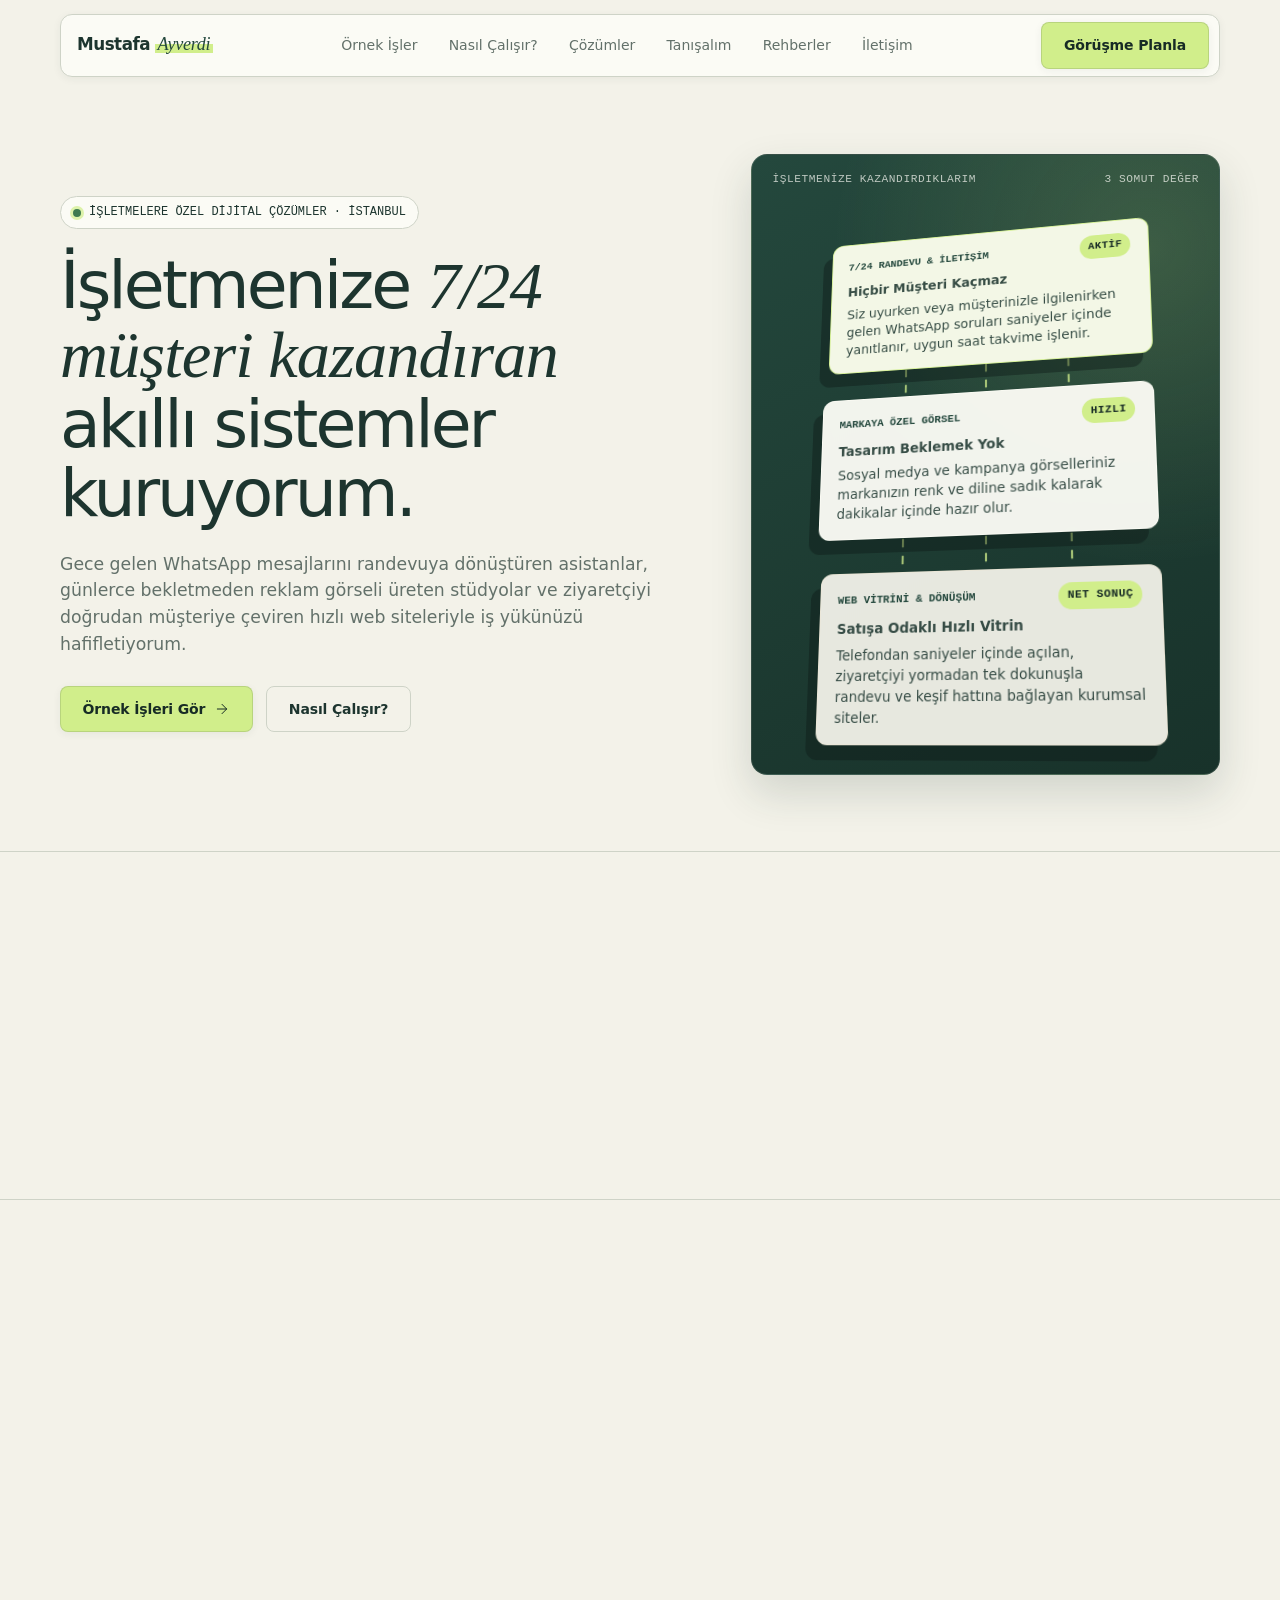
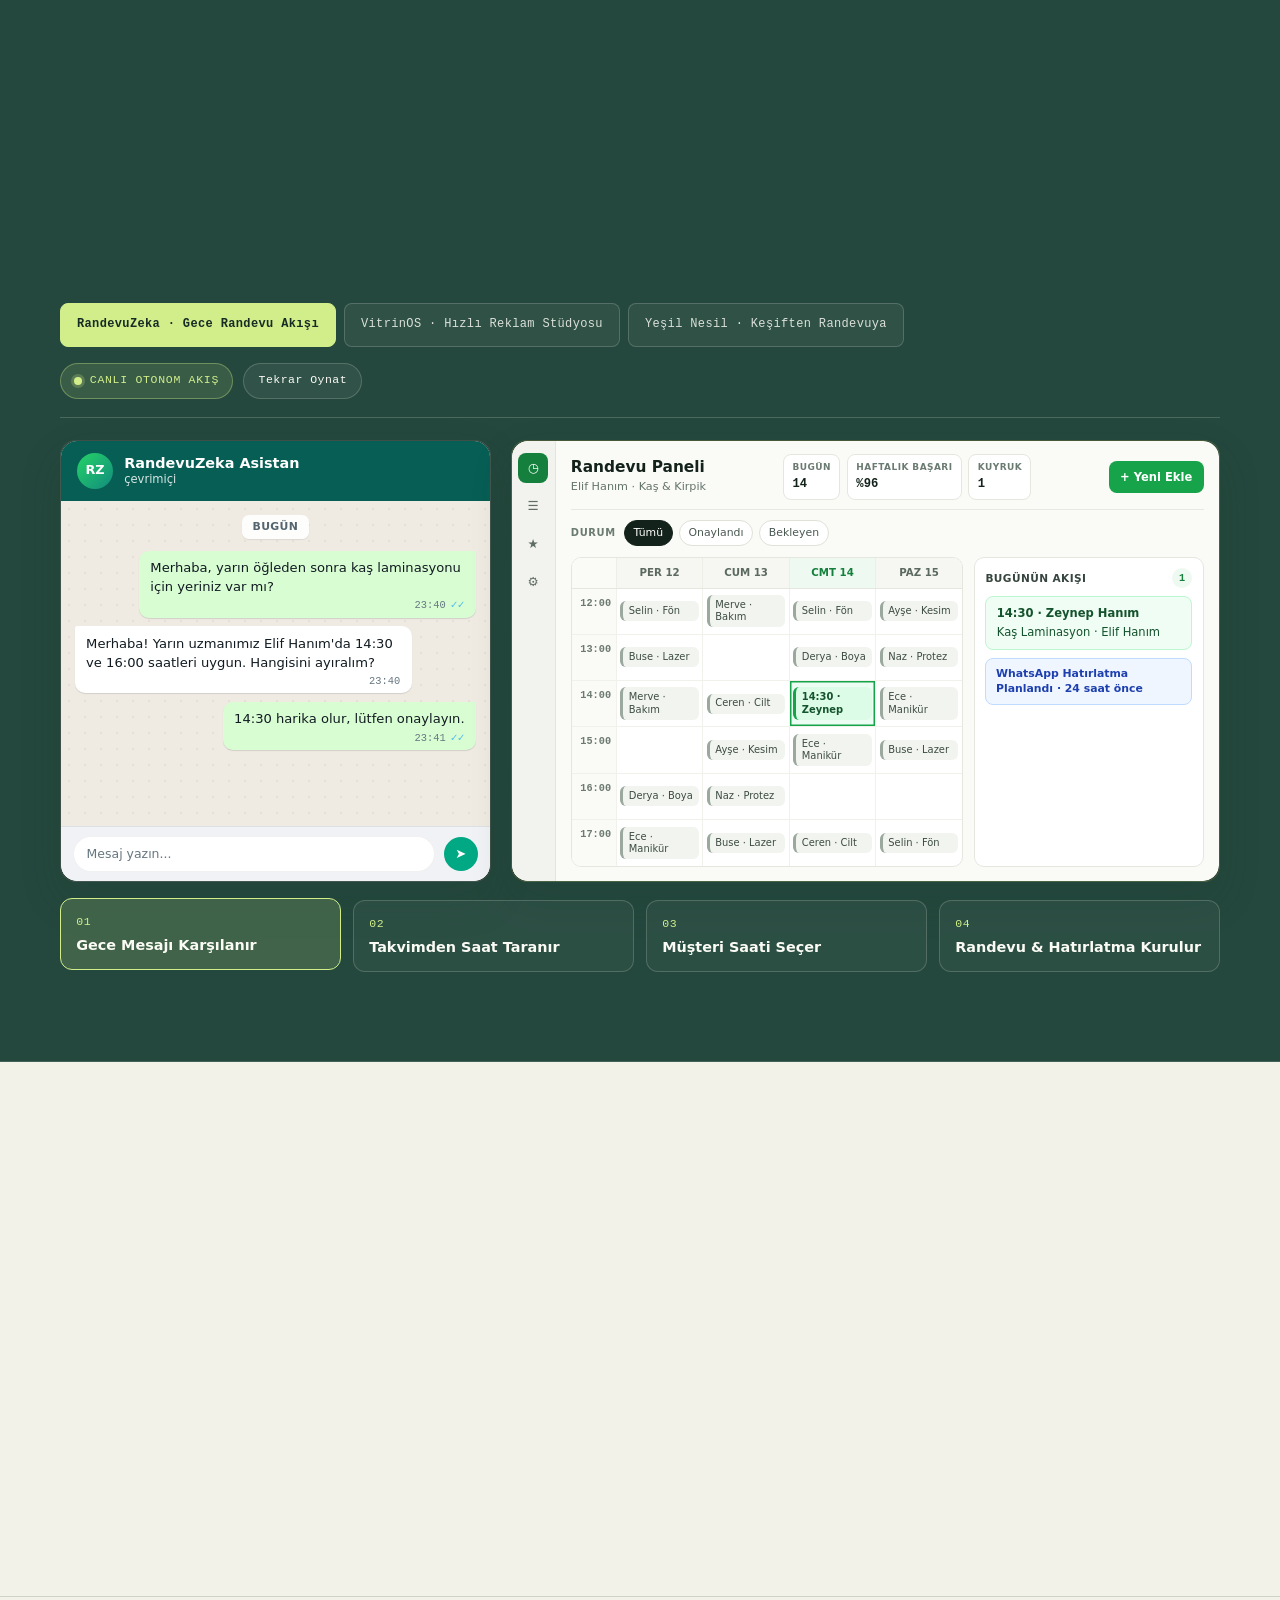
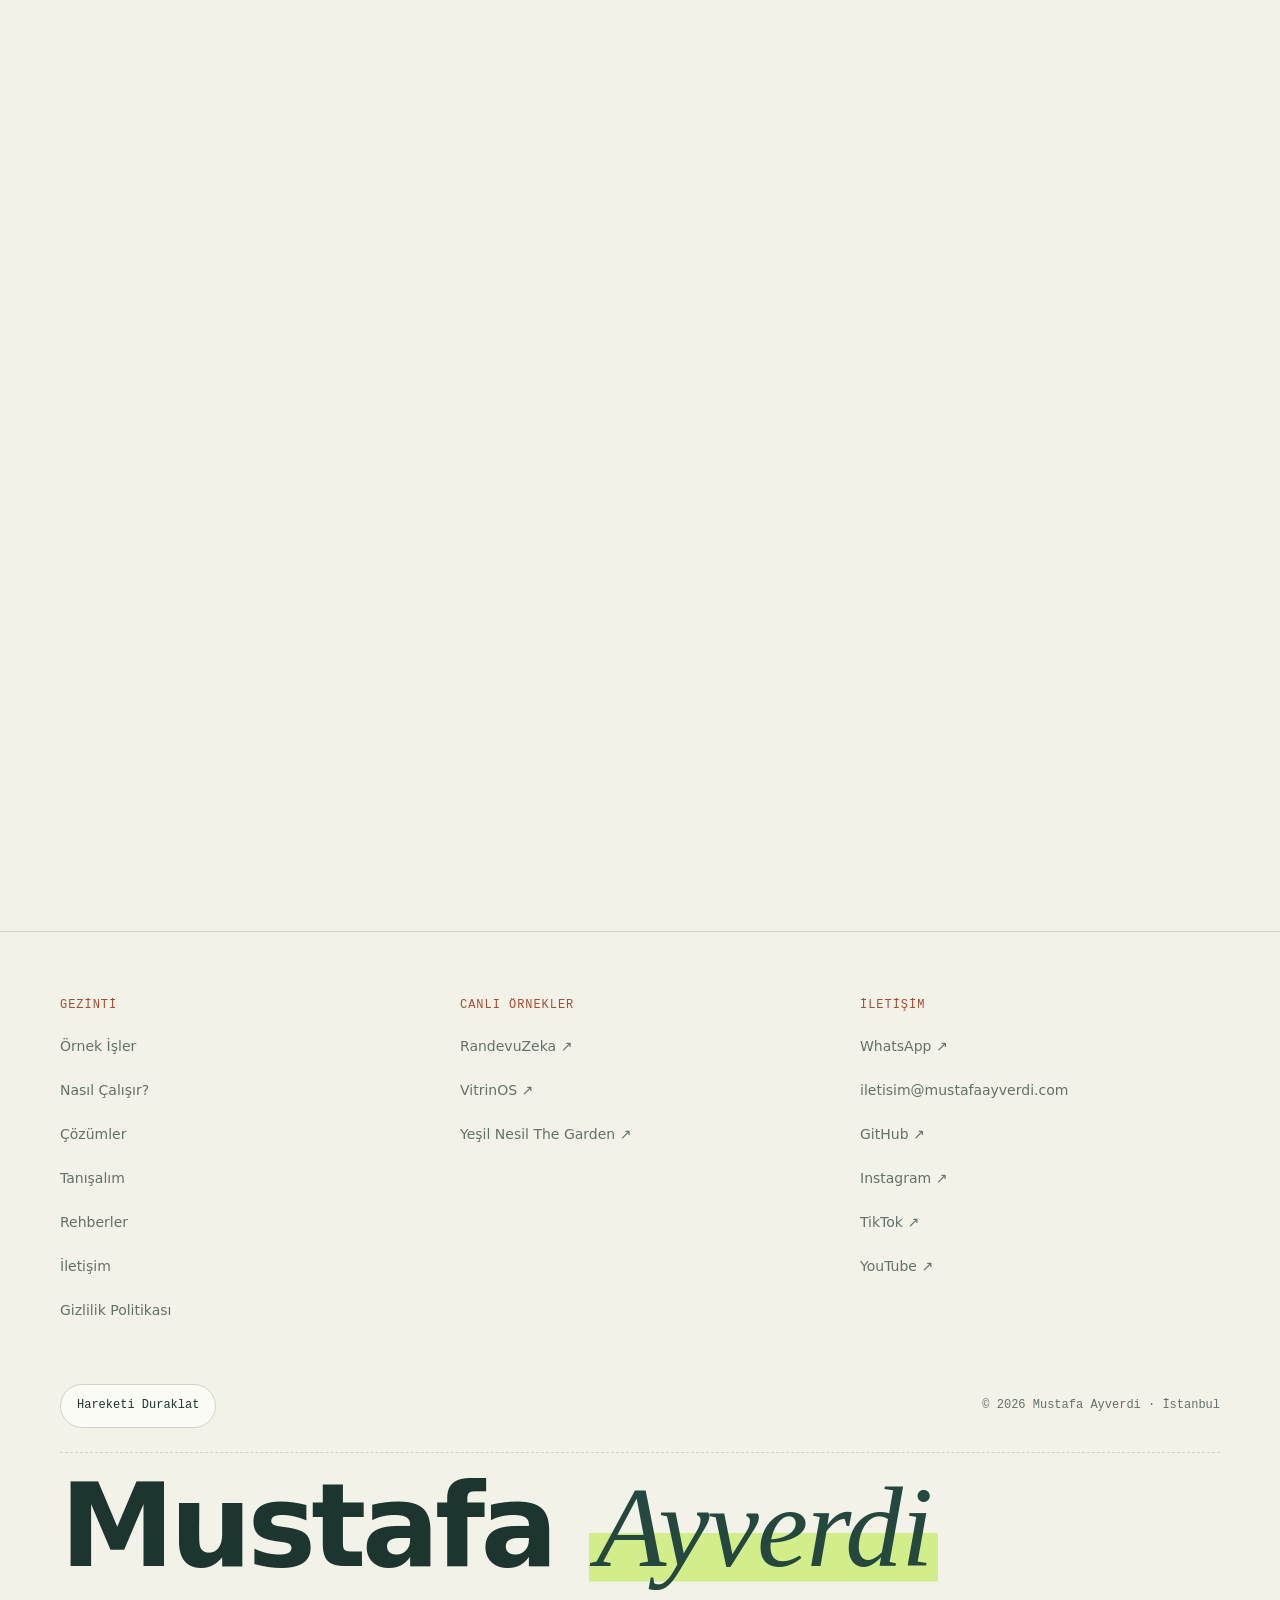
<file: index.html>
<!DOCTYPE html>
<html lang="tr">
<head>
  <meta charset="UTF-8">
  <meta name="viewport" content="width=device-width, initial-scale=1.0">
  <meta http-equiv="Content-Security-Policy" content="default-src 'self'; script-src 'self'; style-src 'self'; img-src 'self'; font-src 'self'; connect-src 'self'; object-src 'none'; base-uri 'self'; form-action 'none'; upgrade-insecure-requests">
  <meta name="referrer" content="strict-origin-when-cross-origin">
  <title>Mustafa Ayverdi — İşletmenize 7/24 Müşteri Kazandıran Akıllı Sistemler</title>
  <meta name="description" content="Kuaför, klinik, e-ticaret markası ve organizasyon mekânları için 7/24 çalışan WhatsApp randevu asistanları, marka görsel stüdyoları ve satış odaklı hızlı web siteleri.">
  <meta name="author" content="Mustafa Ayverdi">
  <meta name="theme-color" content="#f3f2e9">
  <link rel="canonical" href="https://mustafaayverdi.com/">
  <link rel="icon" href="./assets/img/favicon.svg" type="image/svg+xml">

  <meta property="og:type" content="website">
  <meta property="og:locale" content="tr_TR">
  <meta property="og:title" content="Mustafa Ayverdi — İşletmenize 7/24 Müşteri Kazandıran Akıllı Sistemler">
  <meta property="og:description" content="İşletmenizin mesajlarını cevapsız bırakmayan randevu asistanları, markanıza özel görsel stüdyoları ve müşteri getiren hızlı web vitrinleri.">
  <meta property="og:url" content="https://mustafaayverdi.com/">
  <meta property="og:image" content="https://mustafaayverdi.com/assets/img/og-ana-sayfa.jpg">
  <meta property="og:image:width" content="1200">
  <meta property="og:image:height" content="630">
  <meta property="og:image:alt" content="mustafaayverdi.com ana sayfası: İşletmenize 7/24 müşteri kazandıran akıllı sistemler">

  <meta name="twitter:card" content="summary_large_image">
  <meta name="twitter:title" content="Mustafa Ayverdi — İşletmenize 7/24 Müşteri Kazandıran Akıllı Sistemler">
  <meta name="twitter:description" content="RandevuZeka, VitrinOS ve Yeşil Nesil The Garden ile işletmelere zaman ve müşteri kazandıran gerçek çözümler.">
  <meta name="twitter:image" content="https://mustafaayverdi.com/assets/img/og-ana-sayfa.jpg">
  <meta name="twitter:image:alt" content="mustafaayverdi.com ana sayfası: İşletmenize 7/24 müşteri kazandıran akıllı sistemler">

  <link rel="stylesheet" href="./css/main.css">
  <script type="module" src="./js/main.js"></script>
</head>
<body itemscope itemtype="https://schema.org/Person">
  <meta itemprop="name" content="Mustafa Ayverdi">
  <meta itemprop="jobTitle" content="İşletmeler İçin Akıllı Sistemler ve Web Çözümleri">
  <meta itemprop="email" content="iletisim@mustafaayverdi.com">
  <meta itemprop="telephone" content="+905510653051">
  <link itemprop="sameAs" href="https://github.com/locko6634-mustafa">
  <link itemprop="sameAs" href="https://www.instagram.com/mustafaayverdi.dev/">
  <link itemprop="sameAs" href="https://www.tiktok.com/@mustafaayverdi.dev">
  <link itemprop="sameAs" href="https://www.youtube.com/@mustafaayverdidev">
  <div itemprop="brand" itemscope itemtype="https://schema.org/Brand" hidden>
    <meta itemprop="name" content="RandevuZeka">
    <link itemprop="url" href="https://randevu.n8n-mustafa.me/">
  </div>

  <a class="skip-link" href="#main-content">İçeriğe geç</a>

  <header class="site-header">
    <div class="wrap">
      <nav class="nav-card" aria-label="Ana gezinme">
        <a class="brand" href="./" aria-label="Mustafa Ayverdi ana sayfa">
          <span class="brand-name">Mustafa <em>Ayverdi</em></span>
        </a>

        <div class="nav-links">
          <a href="#projeler">Örnek İşler</a>
          <a href="#simulator">Nasıl Çalışır?</a>
          <a href="#cozumler">Çözümler</a>
          <a href="#tanisalim">Tanışalım</a>
          <a href="./notlar/">Rehberler</a>
          <a href="./iletisim">İletişim</a>
        </div>

        <div class="nav-actions">
          <a class="btn btn-lime nav-cta" href="#iletisim">Görüşme Planla</a>
          <button
            type="button"
            class="nav-toggle"
            data-nav-toggle
            aria-expanded="false"
            aria-controls="mobile-nav"
            aria-label="Menüyü aç"
          >
            <svg width="22" height="22" viewBox="0 0 24 24" fill="none" stroke="currentColor" stroke-width="1.5" stroke-linecap="round" aria-hidden="true">
              <line x1="4" y1="7" x2="20" y2="7"></line>
              <line x1="4" y1="12" x2="20" y2="12"></line>
              <line x1="4" y1="17" x2="20" y2="17"></line>
            </svg>
          </button>
        </div>
      </nav>
    </div>

    <div id="mobile-nav" class="mobile-drawer" hidden>
      <div class="wrap mobile-drawer-inner">
        <a href="#projeler">Örnek İşler</a>
        <a href="#simulator">Nasıl Çalışır?</a>
        <a href="#cozumler">Çözümler</a>
        <a href="#tanisalim">Tanışalım</a>
        <a href="./notlar/">Rehberler</a>
        <a href="./iletisim">İletişim</a>
        <a href="#sss">SSS</a>
        <a class="btn btn-lime" href="#iletisim">Görüşme Planla</a>
      </div>
    </div>
  </header>

  <main id="main-content">
    <section class="hero" aria-labelledby="hero-title">
      <div class="wrap hero-grid">
        <div class="hero-copy">
          <p class="status-pill mono">
            <span class="status-dot" aria-hidden="true"></span>
            İŞLETMELERE ÖZEL DİJİTAL ÇÖZÜMLER · İSTANBUL
          </p>
          <h1 id="hero-title">
            İşletmenize <em>7/24 müşteri kazandıran</em> akıllı sistemler kuruyorum.
          </h1>
          <p class="hero-lead">
            Gece gelen WhatsApp mesajlarını randevuya dönüştüren asistanlar, günlerce bekletmeden reklam görseli üreten stüdyolar ve ziyaretçiyi doğrudan müşteriye çeviren hızlı web siteleriyle iş yükünüzü hafifletiyorum.
          </p>
          <div class="hero-actions">
            <a class="btn btn-lime" href="#projeler">
              Örnek İşleri Gör
              <svg width="16" height="16" viewBox="0 0 24 24" fill="none" stroke="currentColor" stroke-width="1.5" stroke-linecap="round" stroke-linejoin="round" aria-hidden="true">
                <line x1="5" y1="12" x2="19" y2="12"></line>
                <polyline points="12 5 19 12 12 19"></polyline>
              </svg>
            </a>
            <a class="btn btn-outline" href="#simulator">Nasıl Çalışır?</a>
          </div>
        </div>

        <div class="iso-stage" aria-label="İşletmenize kazandırılan 3 temel değer">
          <div class="iso-stage-head">
            <span class="mono">İŞLETMENİZE KAZANDIRDIKLARIM</span>
            <span class="mono">3 SOMUT DEĞER</span>
          </div>

          <div class="iso-stack">
            <article class="iso-layer iso-layer-top">
              <div class="iso-layer-meta">
                <span class="mono">7/24 RANDEVU &amp; İLETİŞİM</span>
                <span class="iso-badge">AKTİF</span>
              </div>
              <p class="iso-layer-title">Hiçbir Müşteri Kaçmaz</p>
              <p>Siz uyurken veya müşterinizle ilgilenirken gelen WhatsApp soruları saniyeler içinde yanıtlanır, uygun saat takvime işlenir.</p>
            </article>

            <div class="iso-conduit" aria-hidden="true">
              <svg viewBox="0 0 240 28" fill="none" stroke="currentColor" stroke-width="1.5">
                <path class="signal-path" d="M60 2 V26 M120 2 V26 M180 2 V26" stroke-dasharray="4 4"></path>
              </svg>
            </div>

            <article class="iso-layer iso-layer-mid">
              <div class="iso-layer-meta">
                <span class="mono">MARKAYA ÖZEL GÖRSEL</span>
                <span class="iso-badge">HIZLI</span>
              </div>
              <p class="iso-layer-title">Tasarım Beklemek Yok</p>
              <p>Sosyal medya ve kampanya görselleriniz markanızın renk ve diline sadık kalarak dakikalar içinde hazır olur.</p>
            </article>

            <div class="iso-conduit" aria-hidden="true">
              <svg viewBox="0 0 240 28" fill="none" stroke="currentColor" stroke-width="1.5">
                <path class="signal-path" d="M60 2 V26 M120 2 V26 M180 2 V26" stroke-dasharray="4 4"></path>
              </svg>
            </div>

            <article class="iso-layer iso-layer-bot">
              <div class="iso-layer-meta">
                <span class="mono">WEB VİTRİNİ &amp; DÖNÜŞÜM</span>
                <span class="iso-badge">NET SONUÇ</span>
              </div>
              <p class="iso-layer-title">Satışa Odaklı Hızlı Vitrin</p>
              <p>Telefondan saniyeler içinde açılan, ziyaretçiyi yormadan tek dokunuşla randevu ve keşif hattına bağlayan kurumsal siteler.</p>
            </article>
          </div>
        </div>
      </div>
    </section>

    <section class="principles-band" aria-label="İşletmenize sağlanan faydalar">
      <div class="wrap">
        <div class="principles-grid" data-reveal>
          <article class="principle-cell">
            <p class="mono principle-kicker">ZAMAN TASARRUFU</p>
            <h2>Aynı sorulara tekrar tekrar cevap vermeyin.</h2>
            <p>Fiyat, konum, boş saat ve randevu teyitlerini akıllı asistan devralır; siz ve ekibiniz sadece işinize odaklanırsınız.</p>
          </article>

          <article class="principle-cell">
            <p class="mono principle-kicker">KESİNTİSİZ GELİR</p>
            <h2>Mesai bittiğinde bile dükkanınız açık kalsın.</h2>
            <p>Akşam 23:00'te yazan müşteri sabaha kadar beklemez, rakibinize gitmez; anında yanıt alıp randevusunu oluşturur.</p>
          </article>

          <article class="principle-cell">
            <p class="mono principle-kicker">SİZE ÖZEL KURULUM</p>
            <h2>Kiralık değil, tamamen size ait sistemler.</h2>
            <p>Hazır kalıplara sıkışmazsınız. İşletmenizin kurallarına göre kurulur, tüm müşteri veriniz sizin kontrolünüzde kalır.</p>
          </article>
        </div>
      </div>
    </section>

    <section id="projeler" class="section-block" aria-labelledby="projects-title">
      <div class="wrap">
        <header class="section-head" data-reveal>
          <p class="mono section-fig">CANLI ÖRNEK İŞLER</p>
          <h2 id="projects-title">İşletmelere gerçek <em>zaman ve müşteri</em> kazandıran işler.</h2>
        </header>

        <div class="case-list">
          <article class="case-card case-card--sage" data-reveal>
            <div class="case-content">
              <div class="case-tags">
                <span class="tag">KUAFÖR &amp; KLİNİK</span>
                <span class="tag">WHATSAPP ASİSTANI</span>
                <span class="tag">RANDEVU PANELİ</span>
              </div>
              <h3>RandevuZeka — 7/24 WhatsApp Randevu &amp; İşletme Asistanı</h3>
              <p class="case-owner">RandevuZeka'yı ben geliştirdim ve işletmelere doğrudan ben sunuyorum.</p>
              <p>
                <strong>Ne İşe Yarar?</strong> WhatsApp'tan gelen randevu taleplerini gece gündüz yanıtlayan, boş saatleri kontrol edip çakışmasız randevu oluşturan akıllı işletme sistemi.
              </p>
              <ul class="case-bullets">
                <li><strong>Sıfır Müşteri Kaybı:</strong> Mesai dışı mesajlara anında yanıt verir, unutulan randevuları otomatik hatırlatır.</li>
                <li><strong>Tek Ekrandan Takip:</strong> Sürükle-bırak takvim, müşteri geçmişi ve günlük ciro tek panelde.</li>
              </ul>
              <div class="case-actions">
                <a class="btn btn-ink" href="./projeler/randevuzeka">Detayları İncele</a>
                <a class="btn btn-outline" href="https://randevu.n8n-mustafa.me/" target="_blank" rel="noopener noreferrer">Canlı Sistemi Aç ↗</a>
              </div>
            </div>

            <aside class="case-preview" aria-label="RandevuZeka kullanım ortamı ve canlı arayüz önizlemesi">
              <figure class="case-visual-frame">
                <img
                  class="case-visual-img"
                  src="./assets/img/randevuzeka-scene.webp"
                  alt="Modern bir kuaför ve güzellik salonunda WhatsApp üzerinden randevu yöneten işletme ortamı"
                  width="1280"
                  height="720"
                  loading="lazy"
                >
                <figcaption class="case-visual-caption">
                  <img
                    class="case-real-thumb"
                    src="./assets/img/randevuzeka-real.webp"
                    alt="RandevuZeka canlı randevu takvimi yönetim ekranı"
                    width="160"
                    height="90"
                    loading="lazy"
                  >
                  <span>Canlı Panel · 7/24 Çakışmasız Randevu</span>
                </figcaption>
              </figure>
            </aside>
          </article>

          <article class="case-card case-card--sand" data-reveal>
            <div class="case-content">
              <div class="case-tags">
                <span class="tag">E-TİCARET &amp; AJANS</span>
                <span class="tag">GÖRSEL STÜDYOSU</span>
                <span class="tag">MARKA UYUMLU</span>
              </div>
              <h3>VitrinOS — Markaya Özel Hızlı Görsel Üretim Stüdyosu</h3>
              <p>
                <strong>Ne İşe Yarar?</strong> Tasarımcı veya ajans sırası beklemeden, markanızın renklerine ve kurallarına birebir sadık kampanya görselleri üreten özel stüdyo.
              </p>
              <ul class="case-bullets">
                <li><strong>Günler Yerine Dakikalar:</strong> Reklam ve sosyal medya görselleri dakikalar içinde yayına hazır olur.</li>
                <li><strong>Marka Koruması:</strong> Renk paleti, dil ve tüm mecra boyutları (Post, Story, Banner) tek tıkla çıkar.</li>
              </ul>
              <div class="case-actions">
                <a class="btn btn-ink" href="./projeler/vitrinos">Detayları İncele</a>
                <a class="btn btn-outline" href="https://vitrinos.n8n-mustafa.me/" target="_blank" rel="noopener noreferrer">Canlı Ortamı Gör ↗</a>
              </div>
            </div>

            <aside class="case-preview" aria-label="VitrinOS kullanım ortamı ve canlı arayüz önizlemesi">
              <figure class="case-visual-frame">
                <img
                  class="case-visual-img"
                  src="./assets/img/vitrinos-scene.webp"
                  alt="E-ticaret markası için kampanya ve reklam görselleri hazırlayan stüdyo çalışma ortamı"
                  width="1280"
                  height="720"
                  loading="lazy"
                >
                <figcaption class="case-visual-caption">
                  <img
                    class="case-real-thumb"
                    src="./assets/img/vitrinos-real.webp"
                    alt="VitrinOS canlı marka görsel üretim stüdyosu ekranı"
                    width="160"
                    height="90"
                    loading="lazy"
                  >
                  <span>Canlı Stüdyo · Marka Kurallarına Sadık Üretim</span>
                </figcaption>
              </figure>
            </aside>
          </article>

          <article class="case-card case-card--slate" data-reveal>
            <div class="case-content">
              <div class="case-tags">
                <span class="tag">ORGANİZASYON MEKÂNI</span>
                <span class="tag">HIZLI WEB SİTESİ</span>
                <span class="tag">GOOGLE UYUMLU</span>
              </div>
              <h3>Yeşil Nesil The Garden — Prestijli Mekân Vitrini &amp; Keşif Hattı</h3>
              <p>
                <strong>Ne İşe Yarar?</strong> Polonezköy'deki 4 tematik kır bahçesini çiftlere etkileyici şekilde sunan ve ziyaretçiyi tek tıkla WhatsApp keşif randevusuna yönlendiren web vitrini.
              </p>
              <ul class="case-bullets">
                <li><strong>Anında Açılan Mobil Vitrin:</strong> Bekletmeden açılır, Google aramalarında güven veren bir ilk izlenim sunar.</li>
                <li><strong>Form Yorgunluğu Yok:</strong> Seçilen bahçe ve tarih bilgisi doğrudan hazır WhatsApp mesajına dönüşür.</li>
              </ul>
              <div class="case-actions">
                <a class="btn btn-ink" href="./projeler/yesil-nesil">Detayları İncele</a>
                <a class="btn btn-outline" href="https://yesilnesilthegarden.com/" target="_blank" rel="noopener noreferrer">Siteyi Ziyaret Et ↗</a>
              </div>
            </div>

            <aside class="case-preview" aria-label="Yeşil Nesil The Garden kullanım ortamı ve canlı site önizlemesi">
              <figure class="case-visual-frame">
                <img
                  class="case-visual-img"
                  src="./assets/img/yesilnesil-scene.webp"
                  alt="Polonezköy'de doğayla iç içe kır düğünü ve davet bahçesi atmosferi"
                  width="1280"
                  height="720"
                  loading="lazy"
                >
                <figcaption class="case-visual-caption">
                  <img
                    class="case-real-thumb"
                    src="./assets/img/yesilnesil-real.webp"
                    alt="Yeşil Nesil The Garden canlı web sitesi ekran görüntüsü"
                    width="160"
                    height="90"
                    loading="lazy"
                  >
                  <span>Canlı Vitrin · 4 Bahçe &amp; Doğrudan WhatsApp Keşif</span>
                </figcaption>
              </figure>
            </aside>
          </article>
        </div>
      </div>
    </section>

    <section id="simulator" class="sim-section" aria-labelledby="sim-title" data-simulator>
      <div class="wrap">
        <header class="sim-head" data-reveal>
          <div>
            <p class="mono section-fig section-fig--light">CANLI DENEYİM — NASIL ÇALIŞIR?</p>
            <h2 id="sim-title">Sistemin işletmenizde <em>nasıl işlediğini</em> canlı izleyin.</h2>
          </div>
          <p class="sim-lead">
            Tıklama gerektirmeyen otonom stüdyoda, müşterinizin ilk temasından sonucun teslimine kadar iki ekranın nasıl eşzamanlı çalıştığını görün.
          </p>
        </header>

        <div class="sim-controls">
          <div class="sim-tabs" role="tablist" aria-label="Örnek senaryo seçimi">
            <button type="button" class="sim-tab is-active" role="tab" aria-selected="true" aria-controls="sim-panel" data-sim-tab="randevuzeka">
              RandevuZeka · Gece Randevu Akışı
            </button>
            <button type="button" class="sim-tab" role="tab" aria-selected="false" aria-controls="sim-panel" data-sim-tab="vitrinos">
              VitrinOS · Hızlı Reklam Stüdyosu
            </button>
            <button type="button" class="sim-tab" role="tab" aria-selected="false" aria-controls="sim-panel" data-sim-tab="yesilnesil">
              Yeşil Nesil · Keşiften Randevuya
            </button>
          </div>

          <div class="sim-meta-bar">
            <div class="sim-live-badge">
              <span class="sim-live-dot" aria-hidden="true"></span>
              <span data-sim-status-text>CANLI OTONOM AKIŞ</span>
            </div>
            <button type="button" class="sim-replay-btn" data-sim-replay>Tekrar Oynat</button>
          </div>
        </div>

        <div id="sim-panel" class="sim-stage" role="tabpanel">
          <div class="sim-device sim-device--left" data-sim-left>
            <div class="sim-wa-shell">
              <div class="sim-wa-header">
                <div class="sim-wa-avatar" aria-hidden="true">RZ</div>
                <div class="sim-wa-head-info">
                  <span class="sim-wa-title">RandevuZeka Asistan</span>
                  <span class="sim-wa-status">çevrimiçi</span>
                </div>
              </div>
              <div class="sim-wa-body">
                <span class="sim-wa-day">BUGÜN</span>
                <div class="sim-wa-msg sim-wa-msg--customer">
                  <span>Merhaba, yarın öğleden sonra kaş laminasyonu için yeriniz var mı?</span>
                  <span class="mono sim-wa-time">23:40 <span class="sim-wa-ticks" aria-hidden="true">✓✓</span></span>
                </div>
                <div class="sim-wa-msg sim-wa-msg--ai">
                  <span>Merhaba! Yarın uzmanımız Elif Hanım'da 14:30 ve 16:00 saatleri uygun. Hangisini ayıralım?</span>
                  <span class="mono sim-wa-time">23:40</span>
                </div>
                <div class="sim-wa-msg sim-wa-msg--customer">
                  <span>14:30 harika olur, lütfen onaylayın.</span>
                  <span class="mono sim-wa-time">23:41 <span class="sim-wa-ticks" aria-hidden="true">✓✓</span></span>
                </div>
              </div>
              <div class="sim-wa-inputbar" aria-hidden="true">
                <span class="sim-wa-input-pill">Mesaj yazın...</span>
                <span class="sim-wa-send-dot">➤</span>
              </div>
            </div>
          </div>

          <div class="sim-device sim-device--right" data-sim-right>
            <div class="sim-rp-shell">
              <nav class="sim-rp-sidebar" aria-label="Panel menüsü">
                <span class="sim-rp-nav-item is-active" aria-hidden="true">◷</span>
                <span class="sim-rp-nav-item" aria-hidden="true">☰</span>
                <span class="sim-rp-nav-item" aria-hidden="true">★</span>
                <span class="sim-rp-nav-item" aria-hidden="true">⚙</span>
              </nav>
              <div class="sim-rp-main">
                <div class="sim-rp-topbar">
                  <div class="sim-rp-title-wrap">
                    <span class="sim-rp-title">Randevu Paneli</span>
                    <span class="sim-rp-subtitle">Elif Hanım · Kaş &amp; Kirpik</span>
                  </div>
                  <div class="sim-rp-stats">
                    <div class="sim-rp-stat">
                      <span class="sim-rp-stat-label">BUGÜN</span>
                      <span class="mono sim-rp-stat-val">14</span>
                    </div>
                    <div class="sim-rp-stat">
                      <span class="sim-rp-stat-label">HAFTALIK BAŞARI</span>
                      <span class="mono sim-rp-stat-val">%96</span>
                    </div>
                    <div class="sim-rp-stat">
                      <span class="sim-rp-stat-label">KUYRUK</span>
                      <span class="mono sim-rp-stat-val">1</span>
                    </div>
                  </div>
                  <span class="sim-rp-add-btn">+ Yeni Ekle</span>
                </div>

                <div class="sim-rp-filters">
                  <span class="sim-rp-filter-label">DURUM</span>
                  <span class="sim-rp-pill is-active">Tümü</span>
                  <span class="sim-rp-pill">Onaylandı</span>
                  <span class="sim-rp-pill">Bekleyen</span>
                </div>

                <div class="sim-rp-workspace">
                  <div class="sim-rp-grid">
                    <div class="sim-rp-grid-head">
                      <span class="sim-rp-hour"></span>
                      <span class="sim-rp-day-col">PER 12</span>
                      <span class="sim-rp-day-col">CUM 13</span>
                      <span class="sim-rp-day-col is-today">CMT 14</span>
                      <span class="sim-rp-day-col">PAZ 15</span>
                    </div>
                    <div class="sim-rp-grid-body">
                      <div class="sim-rp-row">
                        <span class="mono sim-rp-hour">12:00</span>
                        <div class="sim-rp-cells">
                          <div class="sim-rp-cell">
                            <span class="sim-rp-event sim-rp-event--existing">Selin · Fön</span>
                          </div>
                          <div class="sim-rp-cell">
                            <span class="sim-rp-event sim-rp-event--existing">Merve · Bakım</span>
                          </div>
                          <div class="sim-rp-cell">
                            <span class="sim-rp-event sim-rp-event--existing">Selin · Fön</span>
                          </div>
                          <div class="sim-rp-cell">
                            <span class="sim-rp-event sim-rp-event--existing">Ayşe · Kesim</span>
                          </div>
                        </div>
                      </div>
                      <div class="sim-rp-row">
                        <span class="mono sim-rp-hour">13:00</span>
                        <div class="sim-rp-cells">
                          <div class="sim-rp-cell">
                            <span class="sim-rp-event sim-rp-event--existing">Buse · Lazer</span>
                          </div>
                          <div class="sim-rp-cell"></div>
                          <div class="sim-rp-cell">
                            <span class="sim-rp-event sim-rp-event--existing">Derya · Boya</span>
                          </div>
                          <div class="sim-rp-cell">
                            <span class="sim-rp-event sim-rp-event--existing">Naz · Protez</span>
                          </div>
                        </div>
                      </div>
                      <div class="sim-rp-row">
                        <span class="mono sim-rp-hour">14:00</span>
                        <div class="sim-rp-cells">
                          <div class="sim-rp-cell">
                            <span class="sim-rp-event sim-rp-event--existing">Merve · Bakım</span>
                          </div>
                          <div class="sim-rp-cell">
                            <span class="sim-rp-event sim-rp-event--existing">Ceren · Cilt</span>
                          </div>
                          <div class="sim-rp-cell is-booked">
                            <span class="sim-rp-event">14:30 · Zeynep</span>
                          </div>
                          <div class="sim-rp-cell">
                            <span class="sim-rp-event sim-rp-event--existing">Ece · Manikür</span>
                          </div>
                        </div>
                      </div>
                      <div class="sim-rp-row">
                        <span class="mono sim-rp-hour">15:00</span>
                        <div class="sim-rp-cells">
                          <div class="sim-rp-cell"></div>
                          <div class="sim-rp-cell">
                            <span class="sim-rp-event sim-rp-event--existing">Ayşe · Kesim</span>
                          </div>
                          <div class="sim-rp-cell">
                            <span class="sim-rp-event sim-rp-event--existing">Ece · Manikür</span>
                          </div>
                          <div class="sim-rp-cell">
                            <span class="sim-rp-event sim-rp-event--existing">Buse · Lazer</span>
                          </div>
                        </div>
                      </div>
                      <div class="sim-rp-row">
                        <span class="mono sim-rp-hour">16:00</span>
                        <div class="sim-rp-cells">
                          <div class="sim-rp-cell">
                            <span class="sim-rp-event sim-rp-event--existing">Derya · Boya</span>
                          </div>
                          <div class="sim-rp-cell">
                            <span class="sim-rp-event sim-rp-event--existing">Naz · Protez</span>
                          </div>
                          <div class="sim-rp-cell"></div>
                          <div class="sim-rp-cell"></div>
                        </div>
                      </div>
                      <div class="sim-rp-row">
                        <span class="mono sim-rp-hour">17:00</span>
                        <div class="sim-rp-cells">
                          <div class="sim-rp-cell">
                            <span class="sim-rp-event sim-rp-event--existing">Ece · Manikür</span>
                          </div>
                          <div class="sim-rp-cell">
                            <span class="sim-rp-event sim-rp-event--existing">Buse · Lazer</span>
                          </div>
                          <div class="sim-rp-cell">
                            <span class="sim-rp-event sim-rp-event--existing">Ceren · Cilt</span>
                          </div>
                          <div class="sim-rp-cell">
                            <span class="sim-rp-event sim-rp-event--existing">Selin · Fön</span>
                          </div>
                        </div>
                      </div>
                    </div>
                  </div>

                  <aside class="sim-rp-agenda" aria-label="Bugünün akışı">
                    <div class="sim-rp-agenda-head">
                      <span>BUGÜNÜN AKIŞI</span>
                      <span class="mono sim-rp-agenda-badge">1</span>
                    </div>
                    <div class="sim-rp-booked-card">
                      <strong>14:30 · Zeynep Hanım</strong>
                      <span>Kaş Laminasyon · Elif Hanım</span>
                    </div>
                    <div class="sim-rp-reminder">
                      WhatsApp Hatırlatma Planlandı · 24 saat önce
                    </div>
                  </aside>
                </div>
              </div>
            </div>
          </div>
        </div>

        <ol class="sim-timeline" aria-label="Otonom süreç adımları">
          <li class="sim-timeline-step is-active" data-sim-step="0">
            <span class="mono sim-timeline-code" data-sim-step-code>01</span>
            <span class="sim-timeline-title" data-sim-step-title>Gece Mesajı Karşılanır</span>
          </li>
          <li class="sim-timeline-step" data-sim-step="1">
            <span class="mono sim-timeline-code" data-sim-step-code>02</span>
            <span class="sim-timeline-title" data-sim-step-title>Takvimden Saat Taranır</span>
          </li>
          <li class="sim-timeline-step" data-sim-step="2">
            <span class="mono sim-timeline-code" data-sim-step-code>03</span>
            <span class="sim-timeline-title" data-sim-step-title>Müşteri Saati Seçer</span>
          </li>
          <li class="sim-timeline-step" data-sim-step="3">
            <span class="mono sim-timeline-code" data-sim-step-code>04</span>
            <span class="sim-timeline-title" data-sim-step-title>Randevu &amp; Hatırlatma Kurulur</span>
          </li>
        </ol>
      </div>
    </section>

    <section id="cozumler" class="section-block" aria-labelledby="services-title">
      <div class="wrap split-layout">
        <header class="split-sticky" data-reveal>
          <p class="mono section-fig">İŞLETMENİZ İÇİN ÇÖZÜMLER</p>
          <h2 id="services-title">Size hangi alanda <em>destek</em> olabilirim?</h2>
          <p class="section-sub">
            Karmaşık yazılımlarla uğraşmadan, doğrudan işinizi büyüten ve günlük yükünüzü azaltan net çözümler.
          </p>
        </header>

        <div class="accordion-list" data-accordion data-reveal>
          <article class="accordion-item">
            <h3>
              <button type="button" class="accordion-trigger" data-accordion-trigger aria-expanded="true" aria-controls="service-panel-1">
                <span class="acc-title">WhatsApp &amp; Randevu Asistanları</span>
                <span class="acc-icon" aria-hidden="true">+</span>
              </button>
            </h3>
            <div id="service-panel-1" class="accordion-panel" data-accordion-panel>
              <p>
                Kuaför, güzellik merkezi, klinik veya danışmanlık ofisleri için 7/24 çalışan dijital resepsiyonist. Müşterilerin sık sorduğu soruları yanıtlar, boş saatleri gösterir, randevuyu kaydeder ve randevu öncesi hatırlatma yapar.
              </p>
              <div class="tag-row">
                <span class="tag tag--clay">7/24 Yanıt</span>
                <span class="tag tag--clay">Çakışmasız Takvim</span>
                <span class="tag tag--clay">Otomatik Hatırlatma</span>
                <span class="tag tag--clay">Müşteri Takibi</span>
              </div>
            </div>
          </article>

          <article class="accordion-item">
            <h3>
              <button type="button" class="accordion-trigger" data-accordion-trigger aria-expanded="false" aria-controls="service-panel-2">
                <span class="acc-title">Markaya Özel Görsel Stüdyoları</span>
                <span class="acc-icon" aria-hidden="true">+</span>
              </button>
            </h3>
            <div id="service-panel-2" class="accordion-panel" data-accordion-panel hidden>
              <p>
                Sosyal medya ve reklam kampanyaları için sürekli görsel ihtiyacı olan markalara özel üretim paneli. Renkleriniz, yazı diliniz ve kurallarınız korunarak dakikalar içinde gönderi, hikâye ve banner görselleri hazırlanır.
              </p>
              <div class="tag-row">
                <span class="tag tag--clay">Marka Uyumlu</span>
                <span class="tag tag--clay">Hızlı Kampanya</span>
                <span class="tag tag--clay">Tüm Sosyal Formatlar</span>
                <span class="tag tag--clay">Onay &amp; Arşiv</span>
              </div>
            </div>
          </article>

          <article class="accordion-item">
            <h3>
              <button type="button" class="accordion-trigger" data-accordion-trigger aria-expanded="false" aria-controls="service-panel-3">
                <span class="acc-title">Satış Odaklı Web Siteleri</span>
                <span class="acc-icon" aria-hidden="true">+</span>
              </button>
            </h3>
            <div id="service-panel-3" class="accordion-panel" data-accordion-panel hidden>
              <p>
                Sadece vitrin olarak durmayan, müşteriyi doğrudan telefonunuza veya WhatsApp hattınıza getiren kurumsal siteler. Mobilde anında açılır, Google'da işletmenizi doğru tanıtır ve güven veren bir ilk izlenim bırakır.
              </p>
              <div class="tag-row">
                <span class="tag tag--clay">Mobilde Çok Hızlı</span>
                <span class="tag tag--clay">Google Uyumlu</span>
                <span class="tag tag--clay">Tek Tıkla WhatsApp</span>
                <span class="tag tag--clay">Prestijli Tasarım</span>
              </div>
            </div>
          </article>
        </div>
      </div>
    </section>

    <section id="tanisalim" class="section-block section-border" aria-labelledby="about-title">
      <div class="wrap about-grid">
        <aside class="monogram-card" data-reveal>
          <svg class="monogram-glyph" viewBox="0 10 64 47" width="128" height="94" aria-hidden="true" focusable="false"><rect class="monogram-stripe" x="0" y="36" width="64" height="20" rx="4"/><path class="monogram-letters" d="M18.69 51.45Q18.41 51.45 18.19 51.28Q17.97 51.12 17.97 50.56L17.41 16.86Q17.41 16.48 17.17 16.48Q16.92 16.48 16.81 16.81L8.69 47.25Q8.3 48.8 8.66 49.6Q9.02 50.4 10.34 50.62L11.01 50.73Q11.67 50.78 11.67 51.34Q11.67 52 10.62 52H2.83Q2 52 2 51.45Q2 50.84 2.88 50.73L3.66 50.62Q5.15 50.4 5.87 49.6Q6.59 48.8 6.97 47.25L15.31 15.87Q15.59 14.71 15.31 14.32Q15.04 13.93 13.82 13.71L12.88 13.55Q12 13.38 12 12.83Q12 12.22 12.99 12.22H19.62Q21.23 12.22 21.23 13.88L21.56 41.34Q21.56 41.72 21.81 41.75Q22.06 41.78 22.22 41.45L35.59 13.6Q36.25 12.22 37.69 12.22H44.38Q45.04 12.22 45.04 12.77Q45.04 13.33 44.1 13.49L42.77 13.71Q41.56 13.93 41.12 14.32Q40.67 14.71 40.4 15.87L33.99 48.35Q33.77 49.51 34.02 49.9Q34.27 50.29 35.37 50.51L36.31 50.67Q36.86 50.73 37.03 50.92Q37.19 51.12 37.19 51.34Q37.19 52 36.2 52H26.36Q25.59 52 25.59 51.45Q25.59 50.9 26.48 50.73L27.8 50.51Q29.02 50.29 29.49 49.9Q29.96 49.51 30.18 48.35L36.42 17.03Q36.53 16.64 36.25 16.56Q35.98 16.48 35.81 16.81L19.68 50.56Q19.46 51.12 19.21 51.28Q18.96 51.45 18.69 51.45ZM35.48 52Q34.82 52 34.82 51.45Q34.82 50.95 35.7 50.73L36.59 50.56Q37.69 50.34 38.49 49.49Q39.29 48.63 40.01 47.08L56.53 12.55Q56.81 12 57.08 11.83Q57.36 11.67 57.58 11.67Q57.86 11.67 58.05 11.83Q58.24 12 58.24 12.55L58.85 47.58Q58.91 49.13 59.24 49.71Q59.57 50.29 60.62 50.56L61.34 50.73Q62 50.9 62 51.39Q62 52 61.06 52H51.94Q51.23 52 51.23 51.45Q51.23 50.84 52.33 50.73L53.44 50.62Q54.38 50.51 54.73 50.01Q55.09 49.51 55.09 48.3L54.98 39.73Q54.98 38.3 53.49 38.3H47.58Q46.14 38.3 45.43 39.73L41.83 47.14Q40.34 50.29 42.83 50.62L43.6 50.73Q44.43 50.84 44.43 51.39Q44.43 52 43.49 52ZM47.8 36.64H53.99Q54.93 36.64 54.93 35.7L54.82 20.62H54.54L47.3 35.7Q47.08 36.09 47.25 36.36Q47.41 36.64 47.8 36.64Z"/></svg>
          <p class="mono monogram-caption">MUSTAFA AYVERDİ · İSTANBUL</p>
          <div class="tag-row">
            <span class="tag">İstanbul Merkezli</span>
            <span class="tag">Doğrudan İletişim</span>
            <span class="tag">Anahtar Teslim Kurulum</span>
            <span class="tag">Sürekli Destek</span>
          </div>
        </aside>

        <div class="about-copy" data-reveal>
          <p class="mono section-fig">NEDEN BEN? / TANIŞALIM</p>
          <h2 id="about-title">Karmaşık teknolojiyi değil, <em>işinizi kolaylaştıran</em> sonucu teslim ediyorum.</h2>
          <p>
            Merhaba, ben Mustafa Ayverdi. İşletme sahipleriyle konuşurken en sık duyduğum şey aynı: "Müşteriye yetişemiyoruz, mesajlar kayboluyor, web sitemiz var ama bize iş getirmiyor."
          </p>
          <p>
            Bu yüzden <strong>RandevuZeka</strong>'yı geliştirdim: kuaför, güzellik merkezi ve klinikler için 7/24 WhatsApp randevu asistanı. RandevuZeka'nın geliştiricisi ve sağlayıcısı benim; kurulumdan desteğe kadar doğrudan muhatabınız da benim.
          </p>
          <p>
            Benim işim size anlaşılmaz teknik terimler anlatmak değil; işletmenizin günlük akışını inceleyip gerçekten işinize yarayacak, sizin ve ekibinizin rahatça kullanacağı sistemleri baştan sona kurup çalışır halde teslim etmek.
          </p>

          <ul class="about-principles">
            <li>
              <strong>Tek Muhatap, Net İletişim:</strong> Aracı ajanslar veya bitmeyen toplantılar yok; ihtiyacınızı doğrudan benimle konuşursunuz.
            </li>
            <li>
              <strong>Kullanması Kolay Ekranlar:</strong> Karmaşık menüler yerine herkesin ilk günden rahatça kullanabileceği sade paneller kurarım.
            </li>
            <li>
              <strong>İşiniz Büyüdükçe Yanınızda:</strong> Kurulum sonrası da sistemin sorunsuz çalışması ve yeni ihtiyaçlarınıza uyarlanması için destek veririm.
            </li>
          </ul>
        </div>
      </div>
    </section>

    <section id="notlar" class="section-block section-border" aria-labelledby="notes-title">
      <div class="wrap">
        <header class="section-head section-head--row" data-reveal>
          <div>
            <p class="mono section-fig">İŞLETME REHBERLERİ</p>
            <h2 id="notes-title">İşletmenizi büyütecek <em>pratik</em> rehberler.</h2>
          </div>
          <a class="text-link" href="./notlar/">Tüm Rehberleri Gör →</a>
        </header>

        <div class="notes-list" data-reveal>
          <a class="note-row" href="./notlar/multi-tenant-whatsapp-ai">
            <span class="mono note-cat">RANDEVU &amp; WHATSAPP</span>
            <span class="note-title">İşletmeniz Kapalıyken Bile WhatsApp'tan Randevu Nasıl Alınır?</span>
            <span class="mono note-meta">4 dk okuma →</span>
          </a>

          <a class="note-row" href="./notlar/vitrinos-sse-ve-migration-gate">
            <span class="mono note-cat">REKLAM &amp; GÖRSEL</span>
            <span class="note-title">Sosyal Medya Görselleri İçin Günlerce Tasarımcı Beklemeye Son</span>
            <span class="mono note-meta">4 dk okuma →</span>
          </a>

          <a class="note-row" href="./notlar/sifir-bagimlilik-csp-seo">
            <span class="mono note-cat">WEB &amp; MÜŞTERİ</span>
            <span class="note-title">Web Siteniz Sadece Güzel Değil, Müşteri Getiren Bir Vitrin Olmalı</span>
            <span class="mono note-meta">4 dk okuma →</span>
          </a>

          <a class="note-row" href="./notlar/vanilla-es-modules-neden">
            <span class="mono note-cat">HIZ &amp; DÖNÜŞÜM</span>
            <span class="note-title">Yavaş Açılan Web Siteleri Neden Müşteri Kaybettirir?</span>
            <span class="mono note-meta">3 dk okuma →</span>
          </a>
        </div>
      </div>
    </section>

    <section id="sss" class="section-block section-border" aria-labelledby="faq-title">
      <div class="wrap split-layout">
        <header class="split-sticky" data-reveal>
          <p class="mono section-fig">SIKÇA SORULAN SORULAR</p>
          <h2 id="faq-title">Aklınızdaki sorulara <em>net</em> yanıtlar.</h2>
        </header>

        <div class="accordion-list" data-accordion data-reveal>
          <article class="accordion-item">
            <h3>
              <button type="button" class="accordion-trigger" data-accordion-trigger aria-expanded="false" aria-controls="faq-panel-1">
                <span class="acc-title">Kurulum ne kadar sürer?</span>
                <span class="acc-icon" aria-hidden="true">+</span>
              </button>
            </h3>
            <div id="faq-panel-1" class="accordion-panel" data-accordion-panel hidden>
              <p>
                İhtiyacın kapsamına göre değişmekle birlikte; tanıtım odaklı hızlı bir web sitesi veya WhatsApp randevu asistanı genellikle 1 ila 2 hafta içinde işletmenize özel olarak kurulup yayına alınır.
              </p>
            </div>
          </article>

          <article class="accordion-item">
            <h3>
              <button type="button" class="accordion-trigger" data-accordion-trigger aria-expanded="false" aria-controls="faq-panel-2">
                <span class="acc-title">Kullanması zor mu?</span>
                <span class="acc-icon" aria-hidden="true">+</span>
              </button>
            </h3>
            <div id="faq-panel-2" class="accordion-panel" data-accordion-panel hidden>
              <p>
                Hayır. Sistemler teknik bilgisi olmayan işletme sahipleri ve ekip arkadaşları düşünülerek tasarlanır. Kurulum sonrasında kısa bir tanıtım yapar, günlük kullanımda tek ekrandan her şeyi kolayca yönetmenizi sağlarım.
              </p>
            </div>
          </article>

          <article class="accordion-item">
            <h3>
              <button type="button" class="accordion-trigger" data-accordion-trigger aria-expanded="false" aria-controls="faq-panel-3">
                <span class="acc-title">Mevcut işletmemize uyarlanır mı?</span>
                <span class="acc-icon" aria-hidden="true">+</span>
              </button>
            </h3>
            <div id="faq-panel-3" class="accordion-panel" data-accordion-panel hidden>
              <p>
                Evet. Çalışma saatleriniz, hizmet listeniz, uzmanlarınız, marka renkleriniz ve kullandığınız WhatsApp hattı esas alınır. İşletmenizi hazır bir kalıba uydurmaya çalışmayız; sistemi sizin iş yapış şeklinize uyarlarız.
              </p>
            </div>
          </article>

          <article class="accordion-item">
            <h3>
              <button type="button" class="accordion-trigger" data-accordion-trigger aria-expanded="false" aria-controls="faq-panel-4">
                <span class="acc-title">Nasıl başlarız?</span>
                <span class="acc-icon" aria-hidden="true">+</span>
              </button>
            </h3>
            <div id="faq-panel-4" class="accordion-panel" data-accordion-panel hidden>
              <p>
                Aşağıdaki WhatsApp veya e-posta butonundan işletmenizi ve neye ihtiyacınız olduğunu kısaca yazmanız yeterli. Aynı gün içinde dönüş yapar, size en uygun çözümü ve yol haritasını net şekilde paylaşırım.
              </p>
            </div>
          </article>
        </div>
      </div>
    </section>

    <section id="iletisim" class="section-block" aria-labelledby="cta-title">
      <div class="wrap">
        <div class="cta-card" data-reveal>
          <p class="mono section-fig section-fig--light">TANIŞALIM &amp; BAŞLAYALIM</p>
          <h2 id="cta-title">
            İşletmeniz için <em>7/24 çalışan</em> bir sistem kurmaya hazır mısınız?
          </h2>
          <p class="cta-lead">
            İşletmenizden ve hedefinizden kısaca bahsedin; sizin için en doğru çözümü birlikte planlayıp hayata geçirelim.
          </p>
          <div class="cta-actions">
            <a class="btn btn-lime" href="https://wa.me/905510653051" target="_blank" rel="noopener noreferrer">
              WhatsApp'tan Yaz ↗
            </a>
            <a class="btn btn-outline-light" href="mailto:iletisim@mustafaayverdi.com">
              E-posta Gönder
            </a>
          </div>
        </div>
      </div>
    </section>
  </main>

  <footer class="site-footer">
    <div class="wrap">
      <div class="footer-grid">
        <div class="footer-col">
          <p class="mono footer-label">GEZİNTİ</p>
          <ul>
            <li><a href="#projeler">Örnek İşler</a></li>
            <li><a href="#simulator">Nasıl Çalışır?</a></li>
            <li><a href="#cozumler">Çözümler</a></li>
            <li><a href="#tanisalim">Tanışalım</a></li>
            <li><a href="./notlar/">Rehberler</a></li>
            <li><a href="./iletisim">İletişim</a></li>
            <li><a href="./gizlilik">Gizlilik Politikası</a></li>
          </ul>
        </div>

        <div class="footer-col">
          <p class="mono footer-label">CANLI ÖRNEKLER</p>
          <ul>
            <li><a href="https://randevu.n8n-mustafa.me/" target="_blank" rel="noopener noreferrer">RandevuZeka ↗</a></li>
            <li><a href="https://vitrinos.n8n-mustafa.me/" target="_blank" rel="noopener noreferrer">VitrinOS ↗</a></li>
            <li><a href="https://yesilnesilthegarden.com/" target="_blank" rel="noopener noreferrer">Yeşil Nesil The Garden ↗</a></li>
          </ul>
        </div>

        <div class="footer-col">
          <p class="mono footer-label">İLETİŞİM</p>
          <ul>
            <li><a href="https://wa.me/905510653051" target="_blank" rel="noopener noreferrer">WhatsApp ↗</a></li>
            <li><a href="mailto:iletisim@mustafaayverdi.com">iletisim@mustafaayverdi.com</a></li>
            <li><a href="https://github.com/locko6634-mustafa" target="_blank" rel="noopener noreferrer">GitHub ↗</a></li>
            <li><a href="https://www.instagram.com/mustafaayverdi.dev/" target="_blank" rel="me noopener noreferrer" aria-label="Instagram">Instagram ↗</a></li>
            <li><a href="https://www.tiktok.com/@mustafaayverdi.dev" target="_blank" rel="me noopener noreferrer" aria-label="TikTok">TikTok ↗</a></li>
            <li><a href="https://www.youtube.com/@mustafaayverdidev" target="_blank" rel="me noopener noreferrer" aria-label="YouTube">YouTube ↗</a></li>
          </ul>
        </div>
      </div>

      <div class="footer-meta">
        <button type="button" class="motion-toggle" data-motion-toggle aria-pressed="false">
          Hareketi Duraklat
        </button>
        <p class="mono">© 2026 Mustafa Ayverdi · İstanbul</p>
      </div>

      <p class="footer-wordmark" aria-hidden="true">Mustafa <em>Ayverdi</em></p>
    </div>
  </footer>
</body>
</html>
</file>
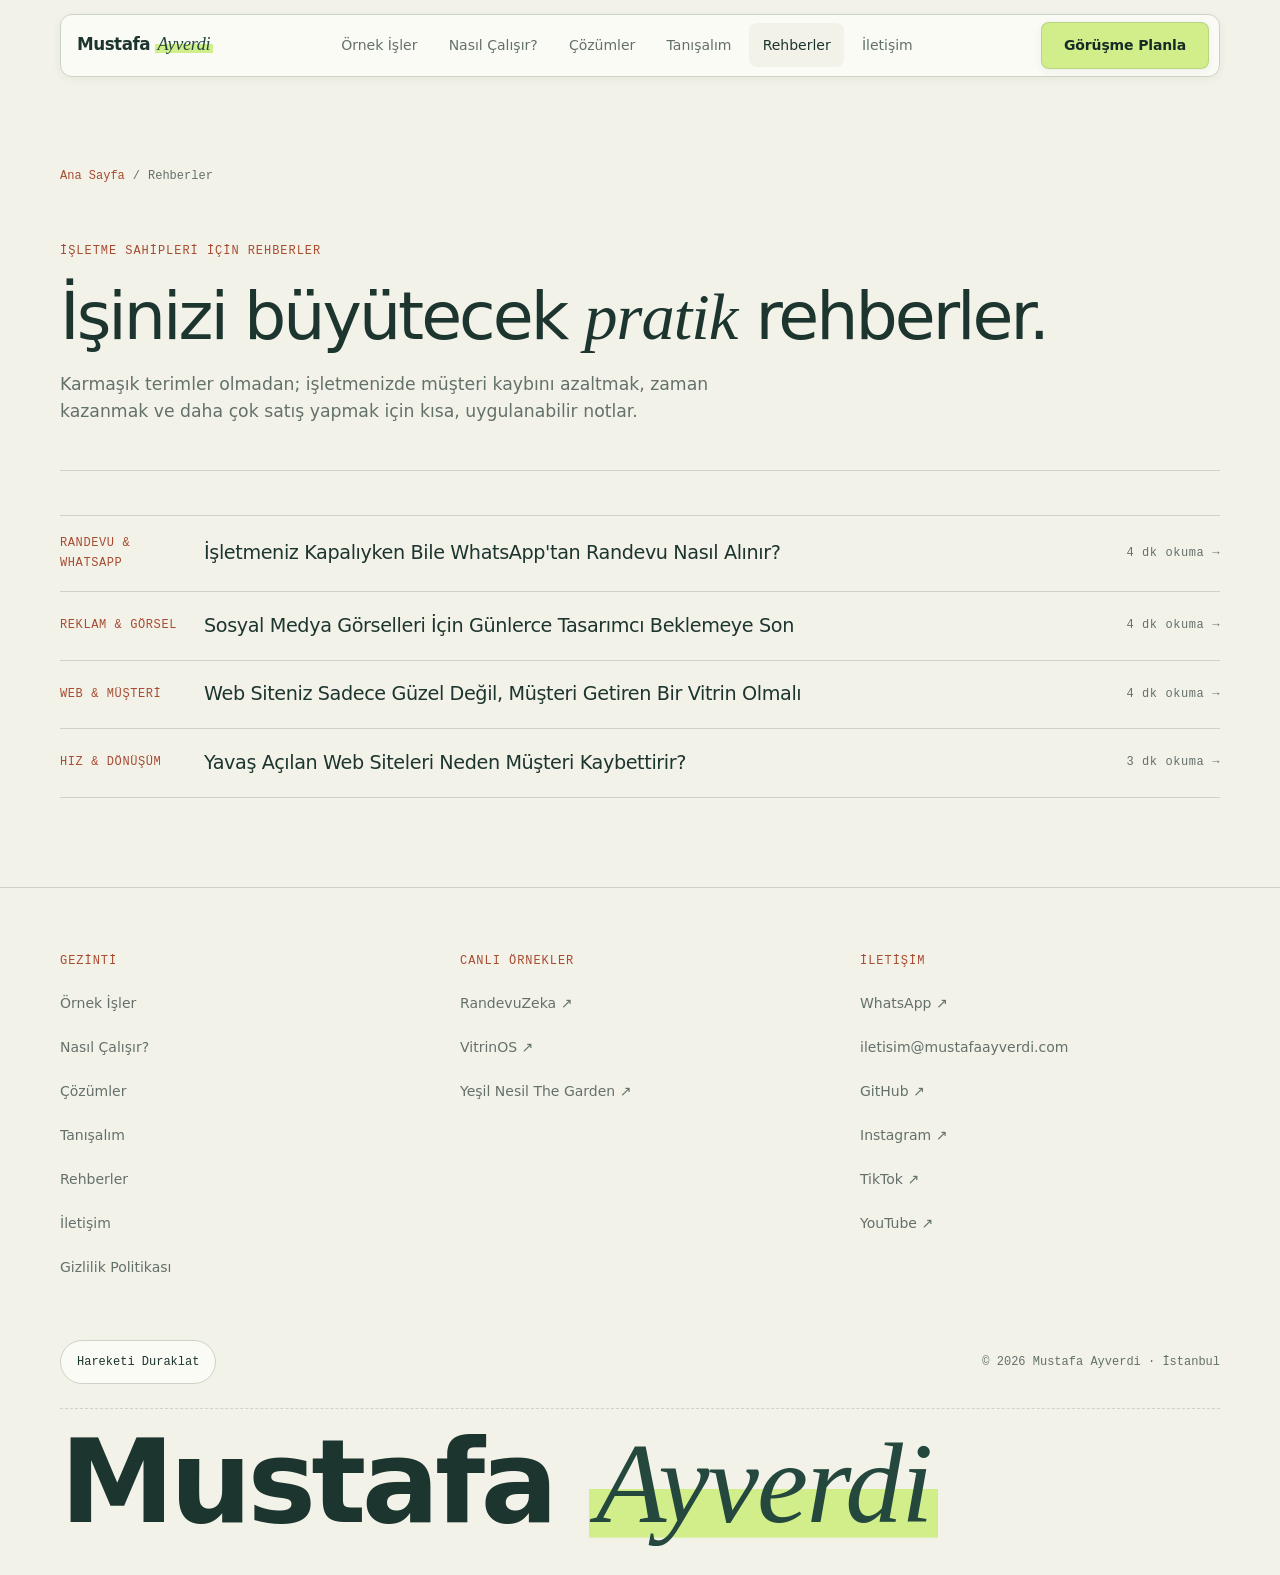
<file: notlar/index.html>
<!DOCTYPE html>
<html lang="tr">
<head>
  <meta charset="UTF-8">
  <meta name="viewport" content="width=device-width, initial-scale=1.0">
  <meta http-equiv="Content-Security-Policy" content="default-src 'self'; script-src 'self'; style-src 'self'; img-src 'self'; font-src 'self'; connect-src 'self'; object-src 'none'; base-uri 'self'; form-action 'none'; upgrade-insecure-requests">
  <meta name="referrer" content="strict-origin-when-cross-origin">
  <title>İşletme Rehberleri | Mustafa Ayverdi</title>
  <meta name="description" content="İşletme sahipleri için 7/24 WhatsApp randevu sistemleri, hızlı reklam görseli üretimi ve müşteri getiren web vitrinleri üzerine sade, pratik rehberler.">
  <meta name="author" content="Mustafa Ayverdi">
  <meta name="theme-color" content="#f3f2e9">
  <link rel="canonical" href="https://mustafaayverdi.com/notlar/">
  <link rel="icon" href="../assets/img/favicon.svg" type="image/svg+xml">

  <meta property="og:type" content="website">
  <meta property="og:locale" content="tr_TR">
  <meta property="og:title" content="İşletme Rehberleri | Mustafa Ayverdi">
  <meta property="og:description" content="İşletme sahipleri için 7/24 WhatsApp randevu sistemleri, hızlı reklam görseli üretimi ve müşteri getiren web vitrinleri üzerine sade, pratik rehberler.">
  <meta property="og:url" content="https://mustafaayverdi.com/notlar/">
  <meta property="og:image" content="https://mustafaayverdi.com/assets/img/og-ana-sayfa.jpg">
  <meta property="og:image:width" content="1200">
  <meta property="og:image:height" content="630">
  <meta property="og:image:alt" content="mustafaayverdi.com ana sayfası: İşletmenize 7/24 müşteri kazandıran akıllı sistemler">

  <meta name="twitter:card" content="summary_large_image">
  <meta name="twitter:title" content="İşletme Rehberleri | Mustafa Ayverdi">
  <meta name="twitter:description" content="İşletme sahipleri için 7/24 WhatsApp randevu sistemleri, hızlı reklam görseli üretimi ve müşteri getiren web vitrinleri üzerine sade, pratik rehberler.">
  <meta name="twitter:image" content="https://mustafaayverdi.com/assets/img/og-ana-sayfa.jpg">
  <meta name="twitter:image:alt" content="mustafaayverdi.com ana sayfası: İşletmenize 7/24 müşteri kazandıran akıllı sistemler">

  <link rel="stylesheet" href="../css/main.css">
  <script type="module" src="../js/main.js"></script>
</head>
<body>
  <a class="skip-link" href="#main-content">İçeriğe geç</a>

  <header class="site-header">
    <div class="wrap">
      <nav class="nav-card" aria-label="Ana gezinme">
        <a class="brand" href="../" aria-label="Mustafa Ayverdi ana sayfa">
          <span class="brand-name">Mustafa <em>Ayverdi</em></span>
        </a>

        <div class="nav-links">
          <a href="../#projeler">Örnek İşler</a>
          <a href="../#simulator">Nasıl Çalışır?</a>
          <a href="../#cozumler">Çözümler</a>
          <a href="../#tanisalim">Tanışalım</a>
          <a href="./" aria-current="page">Rehberler</a>
          <a href="../iletisim">İletişim</a>
        </div>

        <div class="nav-actions">
          <a class="btn btn-lime nav-cta" href="../#iletisim">Görüşme Planla</a>
          <button type="button" class="nav-toggle" data-nav-toggle aria-expanded="false" aria-controls="mobile-nav" aria-label="Menüyü aç">
            <svg width="22" height="22" viewBox="0 0 24 24" fill="none" stroke="currentColor" stroke-width="1.5" stroke-linecap="round" aria-hidden="true">
              <line x1="4" y1="7" x2="20" y2="7"></line>
              <line x1="4" y1="12" x2="20" y2="12"></line>
              <line x1="4" y1="17" x2="20" y2="17"></line>
            </svg>
          </button>
        </div>
      </nav>
    </div>

    <div id="mobile-nav" class="mobile-drawer" hidden>
      <div class="wrap mobile-drawer-inner">
        <a href="../#projeler">Örnek İşler</a>
        <a href="../#simulator">Nasıl Çalışır?</a>
        <a href="../#cozumler">Çözümler</a>
        <a href="../#tanisalim">Tanışalım</a>
        <a href="./" aria-current="page">Rehberler</a>
        <a href="../iletisim">İletişim</a>
        <a class="btn btn-lime" href="../#iletisim">Görüşme Planla</a>
      </div>
    </div>
  </header>

  <main id="main-content" class="article-main">
    <section class="wrap">
      <header class="article-hero">
        <nav class="breadcrumb mono" aria-label="Sayfa yolu">
          <a href="../">Ana Sayfa</a>
          <span aria-hidden="true">/</span>
          <span>Rehberler</span>
        </nav>
        <p class="mono section-fig">İŞLETME SAHİPLERİ İÇİN REHBERLER</p>
        <h1>İşinizi büyütecek <em>pratik</em> rehberler.</h1>
        <p class="article-lead">
          Karmaşık terimler olmadan; işletmenizde müşteri kaybını azaltmak, zaman kazanmak ve daha çok satış yapmak için kısa, uygulanabilir notlar.
        </p>
      </header>

      <div class="notes-list" data-reveal>
        <a class="note-row" href="./multi-tenant-whatsapp-ai">
          <span class="mono note-cat">RANDEVU &amp; WHATSAPP</span>
          <span class="note-title">İşletmeniz Kapalıyken Bile WhatsApp'tan Randevu Nasıl Alınır?</span>
          <span class="mono note-meta">4 dk okuma →</span>
        </a>

        <a class="note-row" href="./vitrinos-sse-ve-migration-gate">
          <span class="mono note-cat">REKLAM &amp; GÖRSEL</span>
          <span class="note-title">Sosyal Medya Görselleri İçin Günlerce Tasarımcı Beklemeye Son</span>
          <span class="mono note-meta">4 dk okuma →</span>
        </a>

        <a class="note-row" href="./sifir-bagimlilik-csp-seo">
          <span class="mono note-cat">WEB &amp; MÜŞTERİ</span>
          <span class="note-title">Web Siteniz Sadece Güzel Değil, Müşteri Getiren Bir Vitrin Olmalı</span>
          <span class="mono note-meta">4 dk okuma →</span>
        </a>

        <a class="note-row" href="./vanilla-es-modules-neden">
          <span class="mono note-cat">HIZ &amp; DÖNÜŞÜM</span>
          <span class="note-title">Yavaş Açılan Web Siteleri Neden Müşteri Kaybettirir?</span>
          <span class="mono note-meta">3 dk okuma →</span>
        </a>
      </div>
    </section>
  </main>

  <footer class="site-footer">
    <div class="wrap">
      <div class="footer-grid">
        <div class="footer-col">
          <p class="mono footer-label">GEZİNTİ</p>
          <ul>
            <li><a href="../#projeler">Örnek İşler</a></li>
            <li><a href="../#simulator">Nasıl Çalışır?</a></li>
            <li><a href="../#cozumler">Çözümler</a></li>
            <li><a href="../#tanisalim">Tanışalım</a></li>
            <li><a href="./">Rehberler</a></li>
            <li><a href="../iletisim">İletişim</a></li>
            <li><a href="../gizlilik">Gizlilik Politikası</a></li>
          </ul>
        </div>
        <div class="footer-col">
          <p class="mono footer-label">CANLI ÖRNEKLER</p>
          <ul>
            <li><a href="https://randevu.n8n-mustafa.me/" target="_blank" rel="noopener noreferrer">RandevuZeka ↗</a></li>
            <li><a href="https://vitrinos.n8n-mustafa.me/" target="_blank" rel="noopener noreferrer">VitrinOS ↗</a></li>
            <li><a href="https://yesilnesilthegarden.com/" target="_blank" rel="noopener noreferrer">Yeşil Nesil The Garden ↗</a></li>
          </ul>
        </div>
        <div class="footer-col">
          <p class="mono footer-label">İLETİŞİM</p>
          <ul>
            <li><a href="https://wa.me/905510653051" target="_blank" rel="noopener noreferrer">WhatsApp ↗</a></li>
            <li><a href="mailto:iletisim@mustafaayverdi.com">iletisim@mustafaayverdi.com</a></li>
            <li><a href="https://github.com/locko6634-mustafa" target="_blank" rel="noopener noreferrer">GitHub ↗</a></li>
            <li><a href="https://www.instagram.com/mustafaayverdi.dev/" target="_blank" rel="me noopener noreferrer" aria-label="Instagram">Instagram ↗</a></li>
            <li><a href="https://www.tiktok.com/@mustafaayverdi.dev" target="_blank" rel="me noopener noreferrer" aria-label="TikTok">TikTok ↗</a></li>
            <li><a href="https://www.youtube.com/@mustafaayverdidev" target="_blank" rel="me noopener noreferrer" aria-label="YouTube">YouTube ↗</a></li>
          </ul>
        </div>
      </div>
      <div class="footer-meta">
        <button type="button" class="motion-toggle" data-motion-toggle aria-pressed="false">Hareketi Duraklat</button>
        <p class="mono">© 2026 Mustafa Ayverdi · İstanbul</p>
      </div>
      <p class="footer-wordmark" aria-hidden="true">Mustafa <em>Ayverdi</em></p>
    </div>
  </footer>
</body>
</html>
</file>
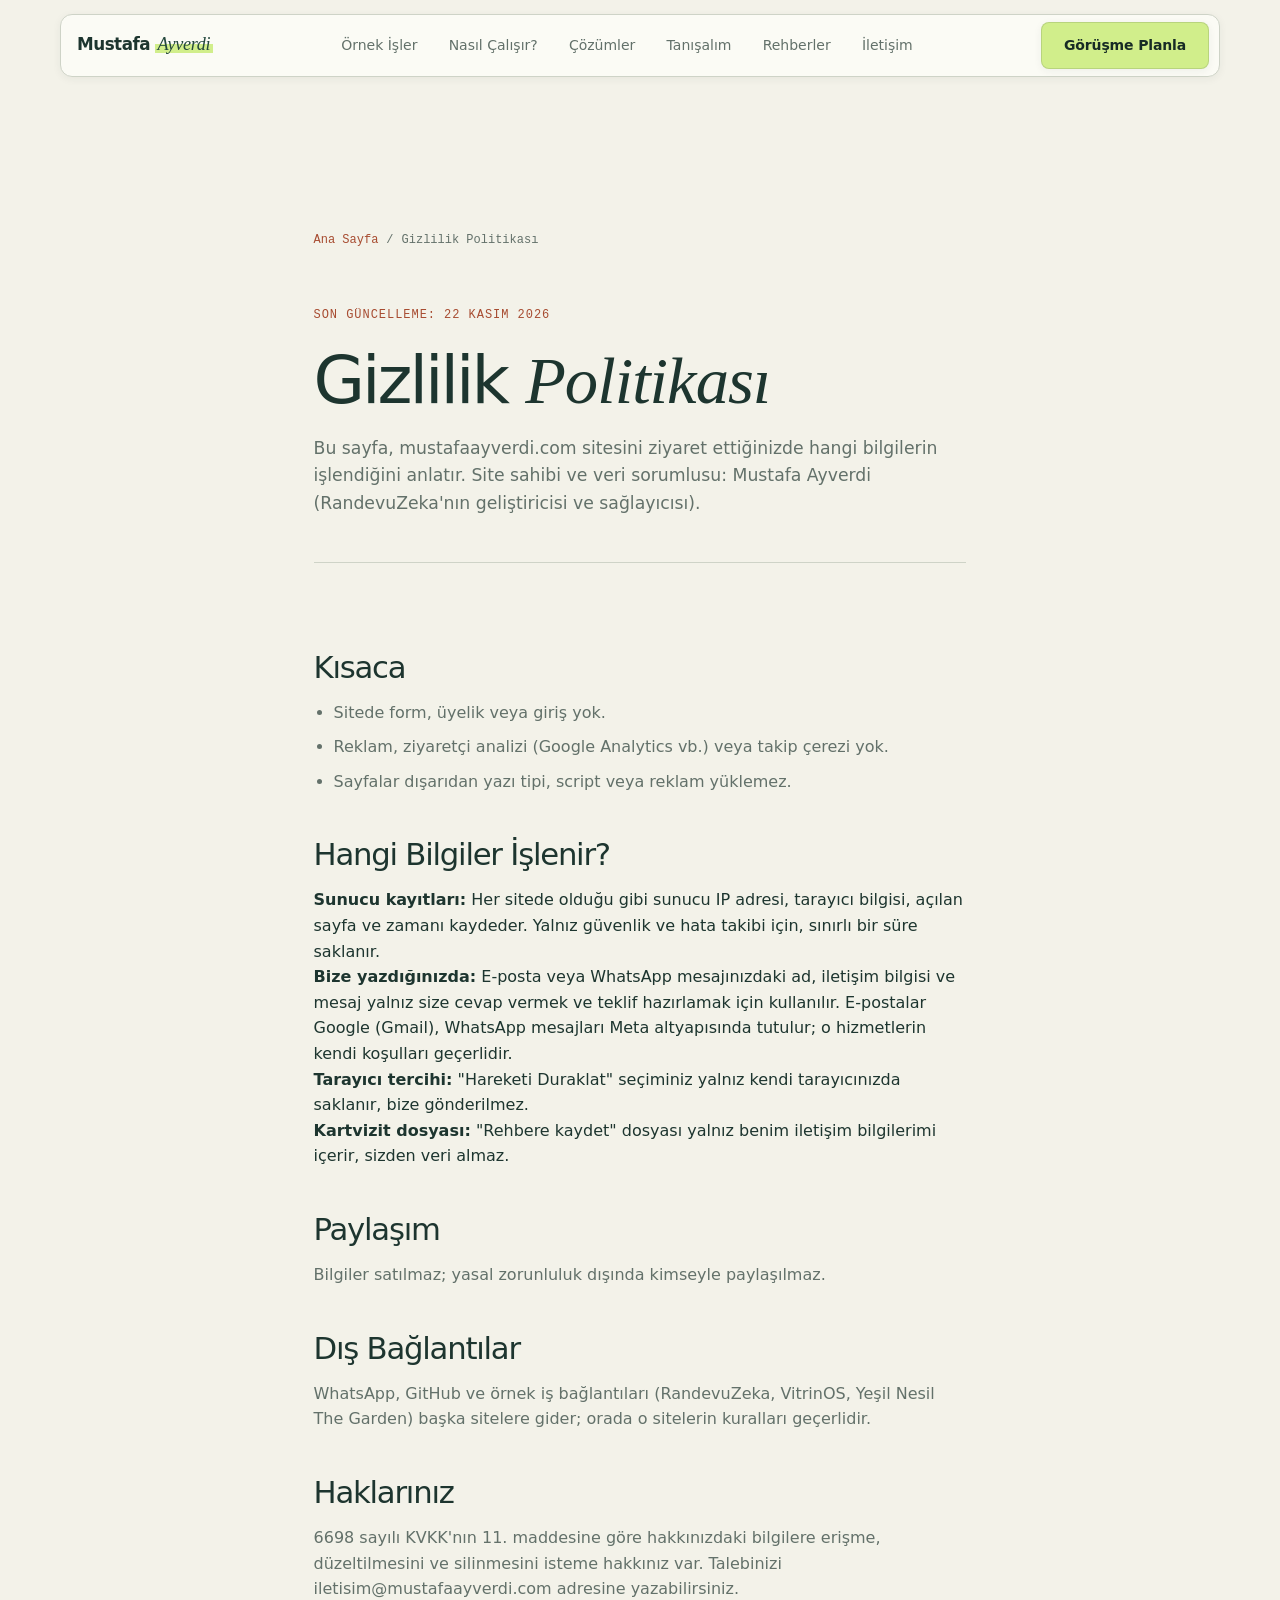
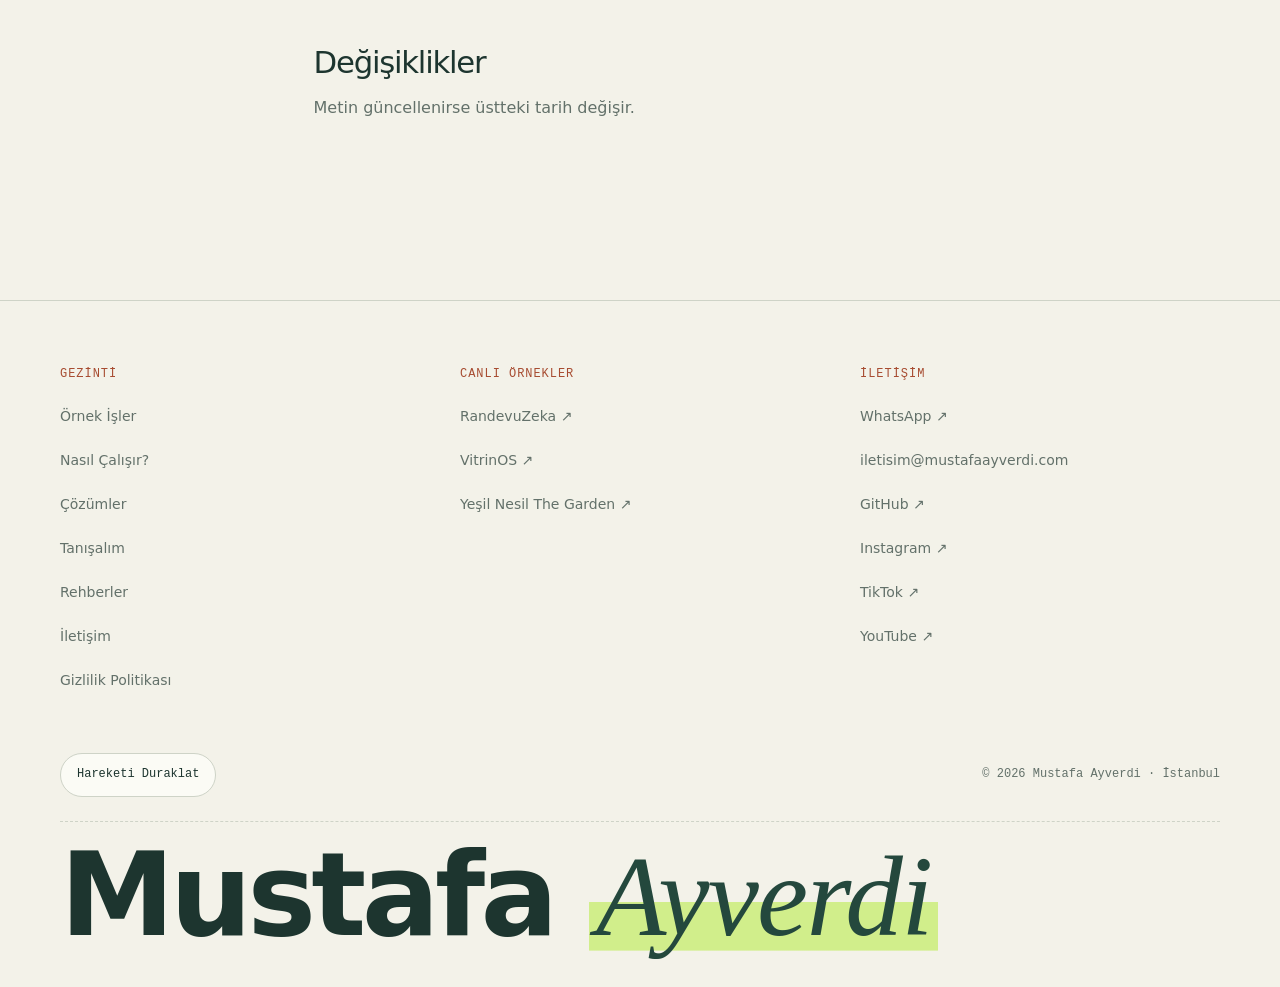
<file: gizlilik.html>
<!DOCTYPE html>
<html lang="tr">
<head>
  <meta charset="UTF-8">
  <meta name="viewport" content="width=device-width, initial-scale=1.0">
  <meta http-equiv="Content-Security-Policy" content="default-src 'self'; script-src 'self'; style-src 'self'; img-src 'self'; font-src 'self'; connect-src 'self'; object-src 'none'; base-uri 'self'; form-action 'none'; upgrade-insecure-requests">
  <meta name="referrer" content="strict-origin-when-cross-origin">
  <title>Gizlilik Politikası | Mustafa Ayverdi</title>
  <meta name="description" content="mustafaayverdi.com sitesinde hangi bilgilerin işlendiğini ve haklarınızı anlatan gizlilik politikası.">
  <meta name="author" content="Mustafa Ayverdi">
  <meta name="theme-color" content="#f3f2e9">
  <link rel="canonical" href="https://mustafaayverdi.com/gizlilik">
  <link rel="icon" href="./assets/img/favicon.svg" type="image/svg+xml">

  <meta property="og:type" content="website">
  <meta property="og:locale" content="tr_TR">
  <meta property="og:title" content="Gizlilik Politikası | Mustafa Ayverdi">
  <meta property="og:description" content="mustafaayverdi.com sitesinde hangi bilgilerin işlendiğini ve haklarınızı anlatan gizlilik politikası.">
  <meta property="og:url" content="https://mustafaayverdi.com/gizlilik">
  <meta property="og:image" content="https://mustafaayverdi.com/assets/img/og-ana-sayfa.jpg">
  <meta property="og:image:width" content="1200">
  <meta property="og:image:height" content="630">
  <meta property="og:image:alt" content="mustafaayverdi.com ana sayfası: İşletmenize 7/24 müşteri kazandıran akıllı sistemler">

  <meta name="twitter:card" content="summary_large_image">
  <meta name="twitter:title" content="Gizlilik Politikası | Mustafa Ayverdi">
  <meta name="twitter:description" content="mustafaayverdi.com sitesinde hangi bilgilerin işlendiğini ve haklarınızı anlatan gizlilik politikası.">
  <meta name="twitter:image" content="https://mustafaayverdi.com/assets/img/og-ana-sayfa.jpg">
  <meta name="twitter:image:alt" content="mustafaayverdi.com ana sayfası: İşletmenize 7/24 müşteri kazandıran akıllı sistemler">

  <link rel="stylesheet" href="./css/main.css">
  <script type="module" src="./js/main.js"></script>
</head>
<body>
  <a class="skip-link" href="#main-content">İçeriğe geç</a>

  <header class="site-header">
    <div class="wrap">
      <nav class="nav-card" aria-label="Ana gezinme">
        <a class="brand" href="./" aria-label="Mustafa Ayverdi ana sayfa">
          <span class="brand-name">Mustafa <em>Ayverdi</em></span>
        </a>

        <div class="nav-links">
          <a href="./#projeler">Örnek İşler</a>
          <a href="./#simulator">Nasıl Çalışır?</a>
          <a href="./#cozumler">Çözümler</a>
          <a href="./#tanisalim">Tanışalım</a>
          <a href="./notlar/">Rehberler</a>
          <a href="./iletisim">İletişim</a>
        </div>

        <div class="nav-actions">
          <a class="btn btn-lime nav-cta" href="./#iletisim">Görüşme Planla</a>
          <button type="button" class="nav-toggle" data-nav-toggle aria-expanded="false" aria-controls="mobile-nav" aria-label="Menüyü aç">
            <svg width="22" height="22" viewBox="0 0 24 24" fill="none" stroke="currentColor" stroke-width="1.5" stroke-linecap="round" aria-hidden="true">
              <line x1="4" y1="7" x2="20" y2="7"></line>
              <line x1="4" y1="12" x2="20" y2="12"></line>
              <line x1="4" y1="17" x2="20" y2="17"></line>
            </svg>
          </button>
        </div>
      </nav>
    </div>

    <div id="mobile-nav" class="mobile-drawer" hidden>
      <div class="wrap mobile-drawer-inner">
        <a href="./#projeler">Örnek İşler</a>
        <a href="./#simulator">Nasıl Çalışır?</a>
        <a href="./#cozumler">Çözümler</a>
        <a href="./#tanisalim">Tanışalım</a>
        <a href="./notlar/">Rehberler</a>
        <a href="./iletisim">İletişim</a>
        <a class="btn btn-lime" href="./#iletisim">Görüşme Planla</a>
      </div>
    </div>
  </header>

  <main id="main-content" class="article-main">
    <article class="wrap article-shell article-prose">
      <header class="article-hero">
        <nav class="breadcrumb mono" aria-label="Sayfa yolu">
          <a href="./">Ana Sayfa</a>
          <span aria-hidden="true">/</span>
          <span>Gizlilik Politikası</span>
        </nav>
        <p class="mono section-fig">SON GÜNCELLEME: 22 KASIM 2026</p>
        <h1>Gizlilik <em>Politikası</em></h1>
        <p class="article-lead">
          Bu sayfa, mustafaayverdi.com sitesini ziyaret ettiğinizde hangi bilgilerin işlendiğini anlatır. Site sahibi ve veri sorumlusu: Mustafa Ayverdi (RandevuZeka'nın geliştiricisi ve sağlayıcısı).
        </p>
      </header>

      <div class="article-body">
        <section>
          <h2>Kısaca</h2>
          <ul>
            <li>Sitede form, üyelik veya giriş yok.</li>
            <li>Reklam, ziyaretçi analizi (Google Analytics vb.) veya takip çerezi yok.</li>
            <li>Sayfalar dışarıdan yazı tipi, script veya reklam yüklemez.</li>
          </ul>
        </section>

        <section>
          <h2>Hangi Bilgiler İşlenir?</h2>
          <ol>
            <li><strong>Sunucu kayıtları:</strong> Her sitede olduğu gibi sunucu IP adresi, tarayıcı bilgisi, açılan sayfa ve zamanı kaydeder. Yalnız güvenlik ve hata takibi için, sınırlı bir süre saklanır.</li>
            <li><strong>Bize yazdığınızda:</strong> E-posta veya WhatsApp mesajınızdaki ad, iletişim bilgisi ve mesaj yalnız size cevap vermek ve teklif hazırlamak için kullanılır. E-postalar Google (Gmail), WhatsApp mesajları Meta altyapısında tutulur; o hizmetlerin kendi koşulları geçerlidir.</li>
            <li><strong>Tarayıcı tercihi:</strong> "Hareketi Duraklat" seçiminiz yalnız kendi tarayıcınızda saklanır, bize gönderilmez.</li>
            <li><strong>Kartvizit dosyası:</strong> "Rehbere kaydet" dosyası yalnız benim iletişim bilgilerimi içerir, sizden veri almaz.</li>
          </ol>
        </section>

        <section>
          <h2>Paylaşım</h2>
          <p>Bilgiler satılmaz; yasal zorunluluk dışında kimseyle paylaşılmaz.</p>
        </section>

        <section>
          <h2>Dış Bağlantılar</h2>
          <p>WhatsApp, GitHub ve örnek iş bağlantıları (RandevuZeka, VitrinOS, Yeşil Nesil The Garden) başka sitelere gider; orada o sitelerin kuralları geçerlidir.</p>
        </section>

        <section>
          <h2>Haklarınız</h2>
          <p>6698 sayılı KVKK'nın 11. maddesine göre hakkınızdaki bilgilere erişme, düzeltilmesini ve silinmesini isteme hakkınız var. Talebinizi <a href="mailto:iletisim@mustafaayverdi.com">iletisim@mustafaayverdi.com</a> adresine yazabilirsiniz.</p>
        </section>

        <section>
          <h2>Değişiklikler</h2>
          <p>Metin güncellenirse üstteki tarih değişir.</p>
        </section>
      </div>
    </article>
  </main>

  <footer class="site-footer">
    <div class="wrap">
      <div class="footer-grid">
        <div class="footer-col">
          <p class="mono footer-label">GEZİNTİ</p>
          <ul>
            <li><a href="./#projeler">Örnek İşler</a></li>
            <li><a href="./#simulator">Nasıl Çalışır?</a></li>
            <li><a href="./#cozumler">Çözümler</a></li>
            <li><a href="./#tanisalim">Tanışalım</a></li>
            <li><a href="./notlar/">Rehberler</a></li>
            <li><a href="./iletisim">İletişim</a></li>
            <li><a href="./gizlilik">Gizlilik Politikası</a></li>
          </ul>
        </div>
        <div class="footer-col">
          <p class="mono footer-label">CANLI ÖRNEKLER</p>
          <ul>
            <li><a href="https://randevu.n8n-mustafa.me/" target="_blank" rel="noopener noreferrer">RandevuZeka ↗</a></li>
            <li><a href="https://vitrinos.n8n-mustafa.me/" target="_blank" rel="noopener noreferrer">VitrinOS ↗</a></li>
            <li><a href="https://yesilnesilthegarden.com/" target="_blank" rel="noopener noreferrer">Yeşil Nesil The Garden ↗</a></li>
          </ul>
        </div>
        <div class="footer-col">
          <p class="mono footer-label">İLETİŞİM</p>
          <ul>
            <li><a href="https://wa.me/905510653051" target="_blank" rel="noopener noreferrer">WhatsApp ↗</a></li>
            <li><a href="mailto:iletisim@mustafaayverdi.com">iletisim@mustafaayverdi.com</a></li>
            <li><a href="https://github.com/locko6634-mustafa" target="_blank" rel="noopener noreferrer">GitHub ↗</a></li>
            <li><a href="https://www.instagram.com/mustafaayverdi.dev/" target="_blank" rel="me noopener noreferrer" aria-label="Instagram">Instagram ↗</a></li>
            <li><a href="https://www.tiktok.com/@mustafaayverdi.dev" target="_blank" rel="me noopener noreferrer" aria-label="TikTok">TikTok ↗</a></li>
            <li><a href="https://www.youtube.com/@mustafaayverdidev" target="_blank" rel="me noopener noreferrer" aria-label="YouTube">YouTube ↗</a></li>
          </ul>
        </div>
      </div>
      <div class="footer-meta">
        <button type="button" class="motion-toggle" data-motion-toggle aria-pressed="false">Hareketi Duraklat</button>
        <p class="mono">© 2026 Mustafa Ayverdi · İstanbul</p>
      </div>
      <p class="footer-wordmark" aria-hidden="true">Mustafa <em>Ayverdi</em></p>
    </div>
  </footer>
</body>
</html>
</file>
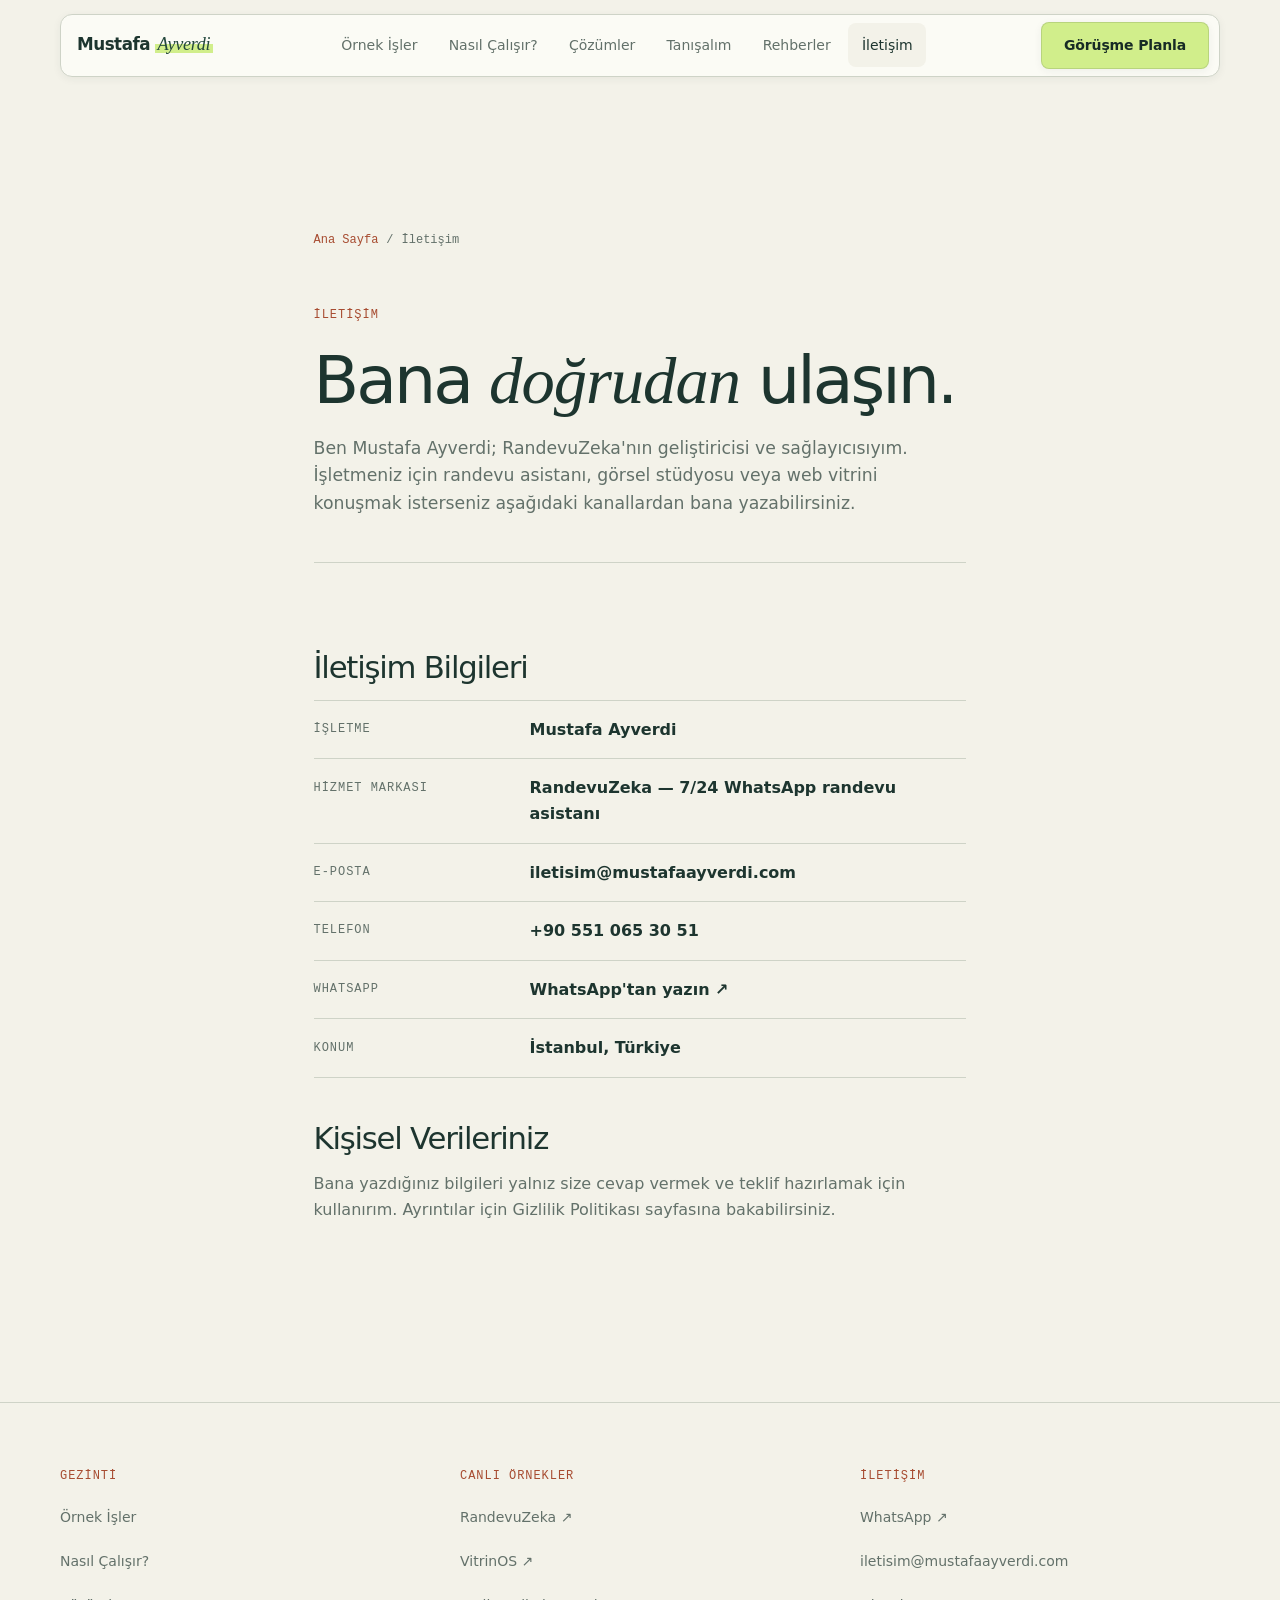
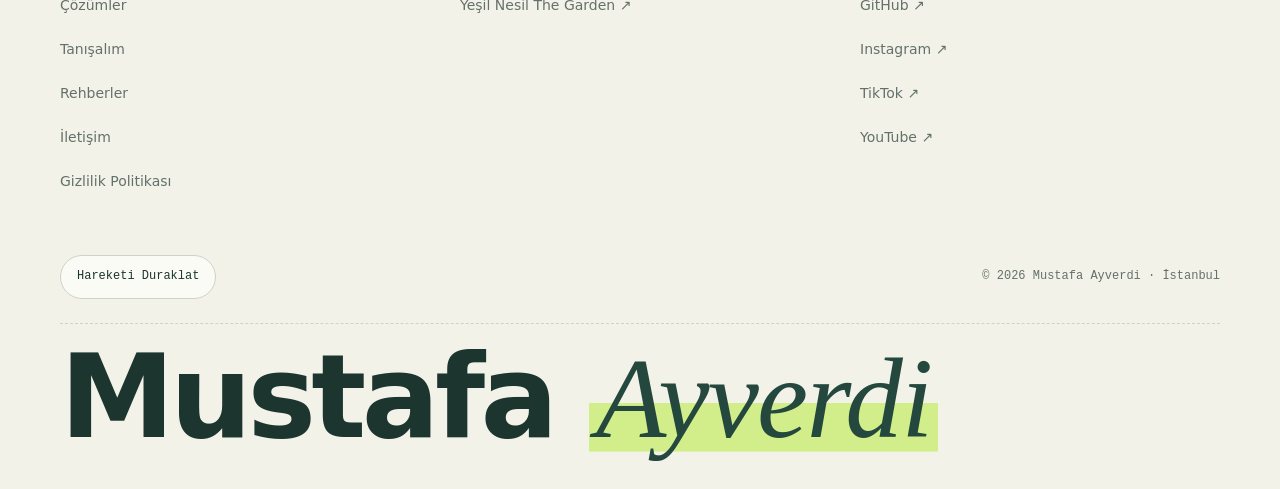
<file: iletisim.html>
<!DOCTYPE html>
<html lang="tr">
<head>
  <meta charset="UTF-8">
  <meta name="viewport" content="width=device-width, initial-scale=1.0">
  <meta http-equiv="Content-Security-Policy" content="default-src 'self'; script-src 'self'; style-src 'self'; img-src 'self'; font-src 'self'; connect-src 'self'; object-src 'none'; base-uri 'self'; form-action 'none'; upgrade-insecure-requests">
  <meta name="referrer" content="strict-origin-when-cross-origin">
  <title>İletişim | Mustafa Ayverdi</title>
  <meta name="description" content="Mustafa Ayverdi ve RandevuZeka iletişim bilgileri: e-posta, telefon ve WhatsApp.">
  <meta name="author" content="Mustafa Ayverdi">
  <meta name="theme-color" content="#f3f2e9">
  <link rel="canonical" href="https://mustafaayverdi.com/iletisim">
  <link rel="icon" href="./assets/img/favicon.svg" type="image/svg+xml">

  <meta property="og:type" content="website">
  <meta property="og:locale" content="tr_TR">
  <meta property="og:title" content="İletişim | Mustafa Ayverdi">
  <meta property="og:description" content="Mustafa Ayverdi ve RandevuZeka iletişim bilgileri: e-posta, telefon ve WhatsApp.">
  <meta property="og:url" content="https://mustafaayverdi.com/iletisim">
  <meta property="og:image" content="https://mustafaayverdi.com/assets/img/og-ana-sayfa.jpg">
  <meta property="og:image:width" content="1200">
  <meta property="og:image:height" content="630">
  <meta property="og:image:alt" content="mustafaayverdi.com ana sayfası: İşletmenize 7/24 müşteri kazandıran akıllı sistemler">

  <meta name="twitter:card" content="summary_large_image">
  <meta name="twitter:title" content="İletişim | Mustafa Ayverdi">
  <meta name="twitter:description" content="Mustafa Ayverdi ve RandevuZeka iletişim bilgileri: e-posta, telefon ve WhatsApp.">
  <meta name="twitter:image" content="https://mustafaayverdi.com/assets/img/og-ana-sayfa.jpg">
  <meta name="twitter:image:alt" content="mustafaayverdi.com ana sayfası: İşletmenize 7/24 müşteri kazandıran akıllı sistemler">

  <link rel="stylesheet" href="./css/main.css">
  <script type="module" src="./js/main.js"></script>
</head>
<body>
  <a class="skip-link" href="#main-content">İçeriğe geç</a>

  <header class="site-header">
    <div class="wrap">
      <nav class="nav-card" aria-label="Ana gezinme">
        <a class="brand" href="./" aria-label="Mustafa Ayverdi ana sayfa">
          <span class="brand-name">Mustafa <em>Ayverdi</em></span>
        </a>

        <div class="nav-links">
          <a href="./#projeler">Örnek İşler</a>
          <a href="./#simulator">Nasıl Çalışır?</a>
          <a href="./#cozumler">Çözümler</a>
          <a href="./#tanisalim">Tanışalım</a>
          <a href="./notlar/">Rehberler</a>
          <a href="./iletisim" aria-current="page">İletişim</a>
        </div>

        <div class="nav-actions">
          <a class="btn btn-lime nav-cta" href="./#iletisim">Görüşme Planla</a>
          <button type="button" class="nav-toggle" data-nav-toggle aria-expanded="false" aria-controls="mobile-nav" aria-label="Menüyü aç">
            <svg width="22" height="22" viewBox="0 0 24 24" fill="none" stroke="currentColor" stroke-width="1.5" stroke-linecap="round" aria-hidden="true">
              <line x1="4" y1="7" x2="20" y2="7"></line>
              <line x1="4" y1="12" x2="20" y2="12"></line>
              <line x1="4" y1="17" x2="20" y2="17"></line>
            </svg>
          </button>
        </div>
      </nav>
    </div>

    <div id="mobile-nav" class="mobile-drawer" hidden>
      <div class="wrap mobile-drawer-inner">
        <a href="./#projeler">Örnek İşler</a>
        <a href="./#simulator">Nasıl Çalışır?</a>
        <a href="./#cozumler">Çözümler</a>
        <a href="./#tanisalim">Tanışalım</a>
        <a href="./notlar/">Rehberler</a>
        <a href="./iletisim" aria-current="page">İletişim</a>
        <a class="btn btn-lime" href="./#iletisim">Görüşme Planla</a>
      </div>
    </div>
  </header>

  <main id="main-content" class="article-main">
    <article class="wrap article-shell article-prose">
      <header class="article-hero">
        <nav class="breadcrumb mono" aria-label="Sayfa yolu">
          <a href="./">Ana Sayfa</a>
          <span aria-hidden="true">/</span>
          <span>İletişim</span>
        </nav>
        <p class="mono section-fig">İLETİŞİM</p>
        <h1>Bana <em>doğrudan</em> ulaşın.</h1>
        <p class="article-lead">
          Ben Mustafa Ayverdi; RandevuZeka'nın geliştiricisi ve sağlayıcısıyım. İşletmeniz için randevu asistanı, görsel stüdyosu veya web vitrini konuşmak isterseniz aşağıdaki kanallardan bana yazabilirsiniz.
        </p>
      </header>

      <div class="article-body">
        <section>
          <h2>İletişim Bilgileri</h2>
          <dl class="contact-list">
            <div>
              <dt>İşletme</dt>
              <dd>Mustafa Ayverdi</dd>
            </div>
            <div>
              <dt>Hizmet markası</dt>
              <dd><a href="./projeler/randevuzeka">RandevuZeka</a> — 7/24 WhatsApp randevu asistanı</dd>
            </div>
            <div>
              <dt>E-posta</dt>
              <dd><a href="mailto:iletisim@mustafaayverdi.com">iletisim@mustafaayverdi.com</a></dd>
            </div>
            <div>
              <dt>Telefon</dt>
              <dd><a href="tel:+905510653051">+90 551 065 30 51</a></dd>
            </div>
            <div>
              <dt>WhatsApp</dt>
              <dd><a href="https://wa.me/905510653051" target="_blank" rel="noopener noreferrer">WhatsApp'tan yazın ↗</a></dd>
            </div>
            <div>
              <dt>Konum</dt>
              <dd>İstanbul, Türkiye</dd>
            </div>
          </dl>
        </section>

        <section>
          <h2>Kişisel Verileriniz</h2>
          <p>
            Bana yazdığınız bilgileri yalnız size cevap vermek ve teklif hazırlamak için kullanırım. Ayrıntılar için <a href="./gizlilik">Gizlilik Politikası</a> sayfasına bakabilirsiniz.
          </p>
        </section>
      </div>
    </article>
  </main>

  <footer class="site-footer">
    <div class="wrap">
      <div class="footer-grid">
        <div class="footer-col">
          <p class="mono footer-label">GEZİNTİ</p>
          <ul>
            <li><a href="./#projeler">Örnek İşler</a></li>
            <li><a href="./#simulator">Nasıl Çalışır?</a></li>
            <li><a href="./#cozumler">Çözümler</a></li>
            <li><a href="./#tanisalim">Tanışalım</a></li>
            <li><a href="./notlar/">Rehberler</a></li>
            <li><a href="./iletisim">İletişim</a></li>
            <li><a href="./gizlilik">Gizlilik Politikası</a></li>
          </ul>
        </div>
        <div class="footer-col">
          <p class="mono footer-label">CANLI ÖRNEKLER</p>
          <ul>
            <li><a href="https://randevu.n8n-mustafa.me/" target="_blank" rel="noopener noreferrer">RandevuZeka ↗</a></li>
            <li><a href="https://vitrinos.n8n-mustafa.me/" target="_blank" rel="noopener noreferrer">VitrinOS ↗</a></li>
            <li><a href="https://yesilnesilthegarden.com/" target="_blank" rel="noopener noreferrer">Yeşil Nesil The Garden ↗</a></li>
          </ul>
        </div>
        <div class="footer-col">
          <p class="mono footer-label">İLETİŞİM</p>
          <ul>
            <li><a href="https://wa.me/905510653051" target="_blank" rel="noopener noreferrer">WhatsApp ↗</a></li>
            <li><a href="mailto:iletisim@mustafaayverdi.com">iletisim@mustafaayverdi.com</a></li>
            <li><a href="https://github.com/locko6634-mustafa" target="_blank" rel="noopener noreferrer">GitHub ↗</a></li>
            <li><a href="https://www.instagram.com/mustafaayverdi.dev/" target="_blank" rel="me noopener noreferrer" aria-label="Instagram">Instagram ↗</a></li>
            <li><a href="https://www.tiktok.com/@mustafaayverdi.dev" target="_blank" rel="me noopener noreferrer" aria-label="TikTok">TikTok ↗</a></li>
            <li><a href="https://www.youtube.com/@mustafaayverdidev" target="_blank" rel="me noopener noreferrer" aria-label="YouTube">YouTube ↗</a></li>
          </ul>
        </div>
      </div>
      <div class="footer-meta">
        <button type="button" class="motion-toggle" data-motion-toggle aria-pressed="false">Hareketi Duraklat</button>
        <p class="mono">© 2026 Mustafa Ayverdi · İstanbul</p>
      </div>
      <p class="footer-wordmark" aria-hidden="true">Mustafa <em>Ayverdi</em></p>
    </div>
  </footer>
</body>
</html>
</file>
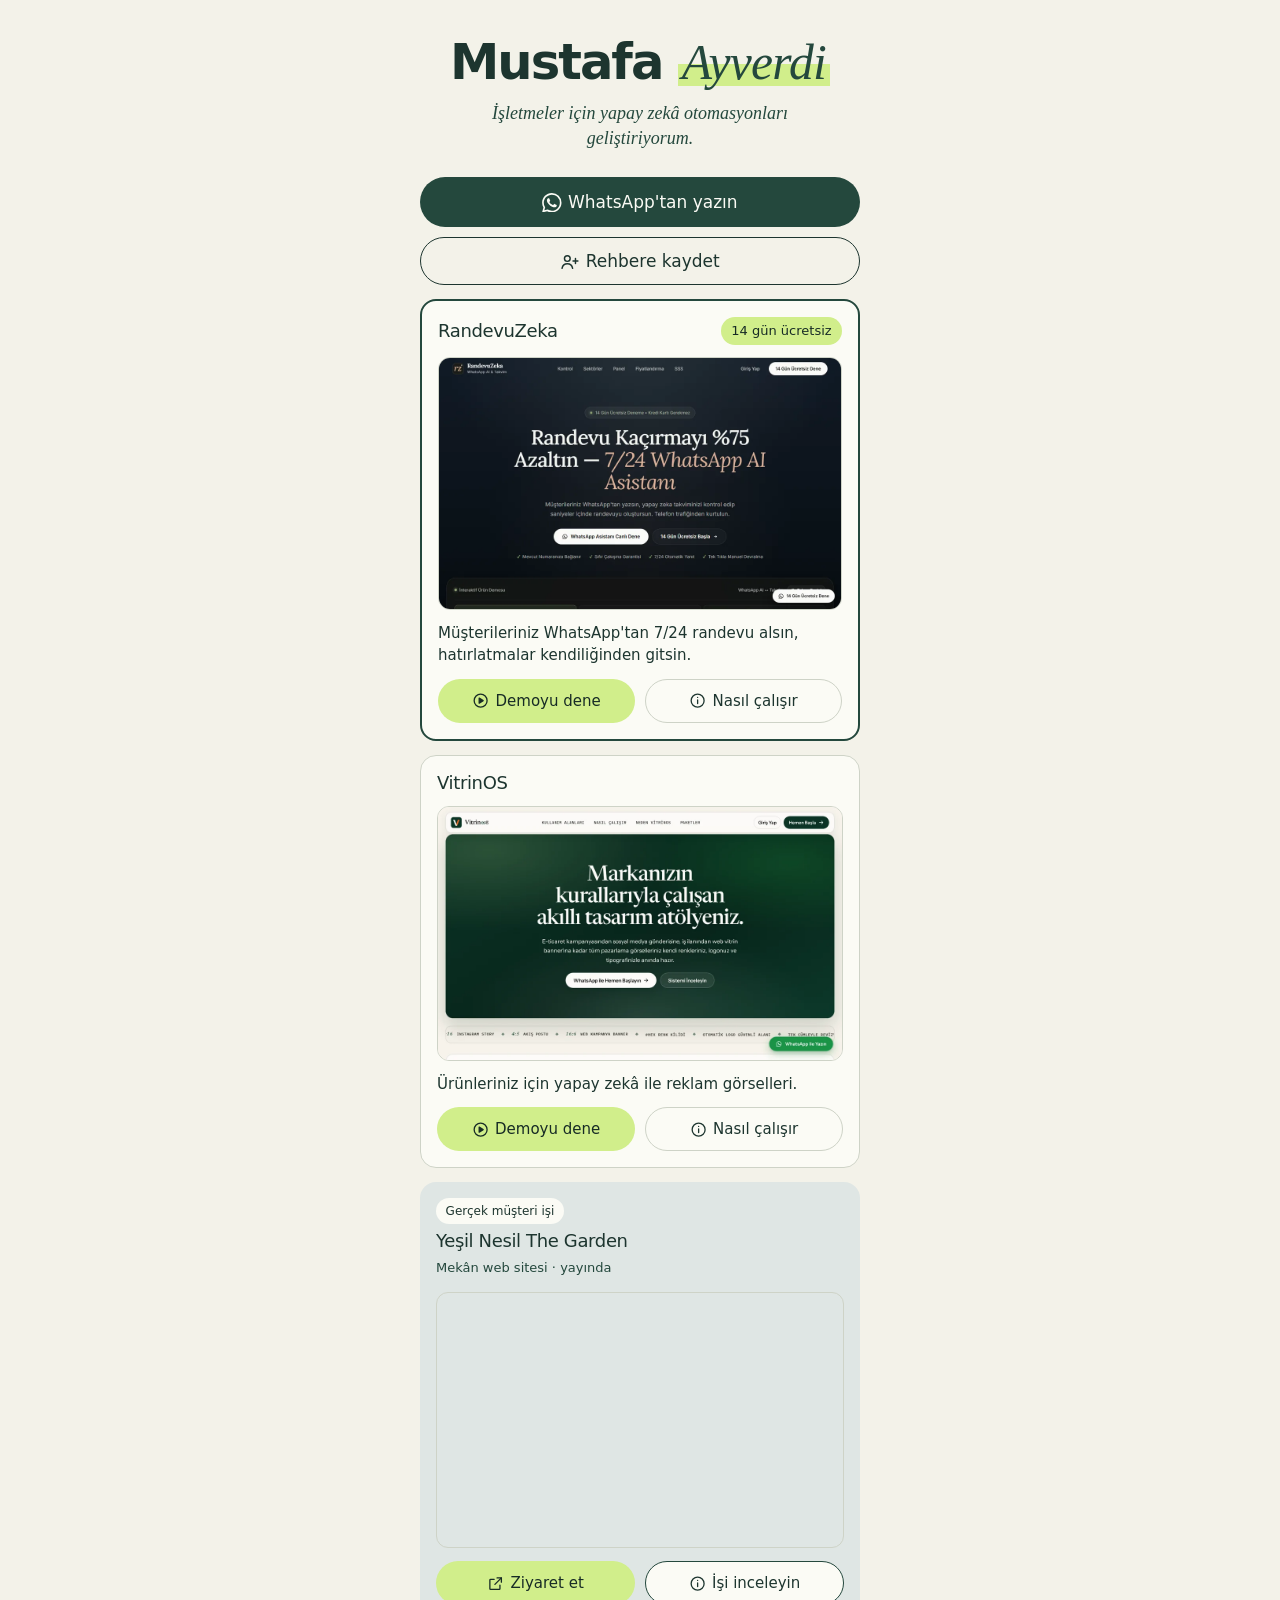
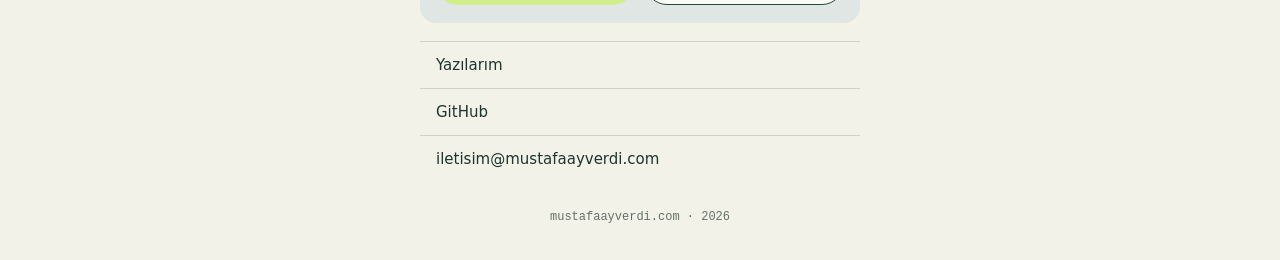
<file: kart.html>
<!DOCTYPE html>
<html lang="tr">
<head>
  <meta charset="UTF-8">
  <meta name="viewport" content="width=device-width, initial-scale=1.0">
  <meta http-equiv="Content-Security-Policy" content="default-src 'self'; script-src 'self'; style-src 'self'; img-src 'self'; font-src 'self'; connect-src 'self'; object-src 'none'; base-uri 'self'; form-action 'none'; upgrade-insecure-requests">
  <meta name="referrer" content="strict-origin-when-cross-origin">
  <title>Mustafa Ayverdi | Kartvizit</title>
  <meta name="description" content="İşletmeler için yapay zekâ otomasyonları. WhatsApp'tan yazın, rehberinize kaydedin, RandevuZeka ve VitrinOS'a göz atın.">
  <meta name="robots" content="noindex, follow">
  <meta name="author" content="Mustafa Ayverdi">
  <meta name="theme-color" content="#f3f2e9">
  <link rel="icon" href="./assets/img/favicon.svg" type="image/svg+xml">

  <meta property="og:type" content="website">
  <meta property="og:locale" content="tr_TR">
  <meta property="og:title" content="Mustafa Ayverdi | İşletmeler için yapay zekâ otomasyonları">
  <meta property="og:description" content="WhatsApp'tan 7/24 randevu alan salonlar, yapay zekâ ile hazırlanan ürün görselleri. Tek dokunuşla iletişime geçin.">
  <meta property="og:url" content="https://mustafaayverdi.com/kart">
  <meta property="og:image" content="https://mustafaayverdi.com/assets/img/randevuzeka-real.jpg">
  <meta property="og:image:width" content="1024">
  <meta property="og:image:height" content="640">
  <meta property="og:image:alt" content="RandevuZeka tanıtım sayfası ekranı">

  <meta name="twitter:card" content="summary_large_image">
  <meta name="twitter:title" content="Mustafa Ayverdi | İşletmeler için yapay zekâ otomasyonları">
  <meta name="twitter:description" content="WhatsApp'tan 7/24 randevu alan salonlar, yapay zekâ ile hazırlanan ürün görselleri. Tek dokunuşla iletişime geçin.">
  <meta name="twitter:image" content="https://mustafaayverdi.com/assets/img/randevuzeka-real.jpg">
  <meta name="twitter:image:alt" content="RandevuZeka tanıtım sayfası ekranı">

  <link rel="stylesheet" href="./css/main.css">
  <link rel="stylesheet" href="./css/kart.css">
  <script type="module" src="./js/main.js"></script>
</head>
<body class="kart-page">
  <a class="skip-link" href="#main-content">İçeriğe geç</a>

  <main id="main-content" class="kart">
    <header class="kart-head">
      <h1 class="kart-logo">Mustafa <em>Ayverdi</em></h1>
      <p class="kart-tagline">İşletmeler için yapay zekâ otomasyonları geliştiriyorum.</p>
    </header>

    <div class="kart-actions">
      <a class="kart-btn kart-btn--solid" href="https://wa.me/905510653051?text=Merhaba%2C%20kartvizitinizden%20ula%C5%9F%C4%B1yorum." target="_blank" rel="noopener noreferrer">
        <svg class="kart-icon" viewBox="0 0 24 24" fill="currentColor" aria-hidden="true" focusable="false"><path d="M17.472 14.382c-.297-.149-1.758-.867-2.03-.967-.273-.099-.471-.148-.67.15-.197.297-.767.966-.94 1.164-.173.199-.347.223-.644.075-.297-.15-1.255-.463-2.39-1.475-.883-.788-1.48-1.761-1.653-2.059-.173-.297-.018-.458.13-.606.134-.133.298-.347.446-.52.149-.174.198-.298.298-.497.099-.198.05-.371-.025-.52-.075-.149-.669-1.612-.916-2.207-.242-.579-.487-.5-.669-.51-.173-.008-.371-.01-.57-.01-.198 0-.52.074-.792.372-.272.297-1.04 1.016-1.04 2.479 0 1.462 1.065 2.875 1.213 3.074.149.198 2.096 3.2 5.077 4.487.709.306 1.262.489 1.694.625.712.227 1.36.195 1.871.118.571-.085 1.758-.719 2.006-1.413.248-.694.248-1.289.173-1.413-.074-.124-.272-.198-.57-.347m-5.421 7.403h-.004a9.87 9.87 0 0 1-5.031-1.378l-.361-.214-3.741.982.998-3.648-.235-.374a9.86 9.86 0 0 1-1.51-5.26c.001-5.45 4.436-9.884 9.888-9.884 2.64 0 5.122 1.03 6.988 2.898a9.825 9.825 0 0 1 2.893 6.994c-.003 5.45-4.437 9.884-9.885 9.884m8.413-18.297A11.815 11.815 0 0 0 12.05 0C5.495 0 .16 5.335.157 11.892c0 2.096.547 4.142 1.588 5.945L.057 24l6.305-1.654a11.882 11.882 0 0 0 5.683 1.448h.005c6.554 0 11.89-5.335 11.893-11.893a11.821 11.821 0 0 0-3.48-8.413Z"/></svg>
        <span>WhatsApp'tan yazın</span>
      </a>
      <a class="kart-btn kart-btn--outline" href="./assets/mustafa-ayverdi.vcf" type="text/vcard" download="mustafa-ayverdi.vcf">
        <svg class="kart-icon" viewBox="0 0 24 24" fill="none" stroke="currentColor" stroke-width="1.8" stroke-linecap="round" stroke-linejoin="round" aria-hidden="true" focusable="false"><circle cx="9" cy="8" r="3.5"/><path d="M2.5 20c.7-3.4 3.3-5.5 6.5-5.5s5.8 2.1 6.5 5.5"/><path d="M19 8v6M16 11h6"/></svg>
        <span>Rehbere kaydet</span>
      </a>
    </div>

    <section class="kart-feature kart-feature--primary" aria-labelledby="kart-randevuzeka">
      <div class="kart-feature-head">
        <h2 id="kart-randevuzeka" class="kart-card-title">RandevuZeka</h2>
        <span class="kart-badge">14 gün ücretsiz</span>
      </div>
      <img
        class="kart-shot"
        src="./assets/img/randevuzeka-real.webp"
        alt="RandevuZeka tanıtım sayfası ekranı"
        width="1024"
        height="640"
        decoding="async"
      >
      <p class="kart-feature-text">Müşterileriniz WhatsApp'tan 7/24 randevu alsın, hatırlatmalar kendiliğinden gitsin.</p>
      <div class="kart-feature-actions">
        <a class="kart-btn kart-btn--lime" href="./#simulator">
          <svg class="kart-icon" viewBox="0 0 24 24" fill="none" stroke="currentColor" stroke-width="1.8" stroke-linecap="round" stroke-linejoin="round" aria-hidden="true" focusable="false"><circle cx="12" cy="12" r="9"/><path d="M10 8.5l5.5 3.5-5.5 3.5z" fill="currentColor"/></svg>
          <span>Demoyu dene</span>
        </a>
        <a class="kart-btn kart-btn--outline" href="./projeler/randevuzeka">
          <svg class="kart-icon" viewBox="0 0 24 24" fill="none" stroke="currentColor" stroke-width="1.8" stroke-linecap="round" stroke-linejoin="round" aria-hidden="true" focusable="false"><circle cx="12" cy="12" r="9"/><path d="M12 11v5"/><path d="M12 7.5h.01"/></svg>
          <span>Nasıl çalışır</span>
        </a>
      </div>
    </section>

    <section class="kart-feature kart-feature--secondary" aria-labelledby="kart-vitrinos">
      <div class="kart-feature-head">
        <h2 id="kart-vitrinos" class="kart-card-title">VitrinOS</h2>
      </div>
      <img
        class="kart-shot"
        src="./assets/img/vitrinos-real.webp"
        alt="VitrinOS tanıtım sayfası ekranı"
        width="1024"
        height="640"
        decoding="async"
      >
      <p class="kart-feature-text">Ürünleriniz için yapay zekâ ile reklam görselleri.</p>
      <div class="kart-feature-actions">
        <a class="kart-btn kart-btn--lime" href="./#simulator">
          <svg class="kart-icon" viewBox="0 0 24 24" fill="none" stroke="currentColor" stroke-width="1.8" stroke-linecap="round" stroke-linejoin="round" aria-hidden="true" focusable="false"><circle cx="12" cy="12" r="9"/><path d="M10 8.5l5.5 3.5-5.5 3.5z" fill="currentColor"/></svg>
          <span>Demoyu dene</span>
        </a>
        <a class="kart-btn kart-btn--outline" href="./projeler/vitrinos">
          <svg class="kart-icon" viewBox="0 0 24 24" fill="none" stroke="currentColor" stroke-width="1.8" stroke-linecap="round" stroke-linejoin="round" aria-hidden="true" focusable="false"><circle cx="12" cy="12" r="9"/><path d="M12 11v5"/><path d="M12 7.5h.01"/></svg>
          <span>Nasıl çalışır</span>
        </a>
      </div>
    </section>

    <section class="kart-ref" aria-labelledby="kart-yesilnesil">
      <span class="kart-ref-label">Gerçek müşteri işi</span>
      <h2 id="kart-yesilnesil" class="kart-card-title">Yeşil Nesil The Garden</h2>
      <span class="kart-ref-meta">Mekân web sitesi · yayında</span>
      <img
        class="kart-shot"
        src="./assets/img/yesilnesil-real.webp"
        alt="Yeşil Nesil The Garden web sitesi ekranı"
        width="1024"
        height="640"
        loading="lazy"
        decoding="async"
      >
      <div class="kart-feature-actions">
        <a class="kart-btn kart-btn--lime" href="https://yesilnesilthegarden.com/" target="_blank" rel="noopener noreferrer">
          <svg class="kart-icon" viewBox="0 0 24 24" fill="none" stroke="currentColor" stroke-width="1.8" stroke-linecap="round" stroke-linejoin="round" aria-hidden="true" focusable="false"><path d="M14 4h6v6"/><path d="M20 4l-9 9"/><path d="M18 14v5a1 1 0 0 1-1 1H5a1 1 0 0 1-1-1V7a1 1 0 0 1 1-1h5"/></svg>
          <span>Ziyaret et</span>
        </a>
        <a class="kart-btn kart-btn--outline" href="./projeler/yesil-nesil">
          <svg class="kart-icon" viewBox="0 0 24 24" fill="none" stroke="currentColor" stroke-width="1.8" stroke-linecap="round" stroke-linejoin="round" aria-hidden="true" focusable="false"><circle cx="12" cy="12" r="9"/><path d="M12 11v5"/><path d="M12 7.5h.01"/></svg>
          <span>İşi inceleyin</span>
        </a>
      </div>
    </section>

    <ul class="kart-list">
      <li><a href="./notlar/">Yazılarım</a></li>
      <li><a href="https://github.com/locko6634-mustafa" target="_blank" rel="noopener noreferrer">GitHub</a></li>
      <li><a href="mailto:iletisim@mustafaayverdi.com">iletisim@mustafaayverdi.com</a></li>
    </ul>

    <footer class="kart-foot">
      <a href="./">mustafaayverdi.com · 2026</a>
    </footer>
  </main>
</body>
</html>
</file>
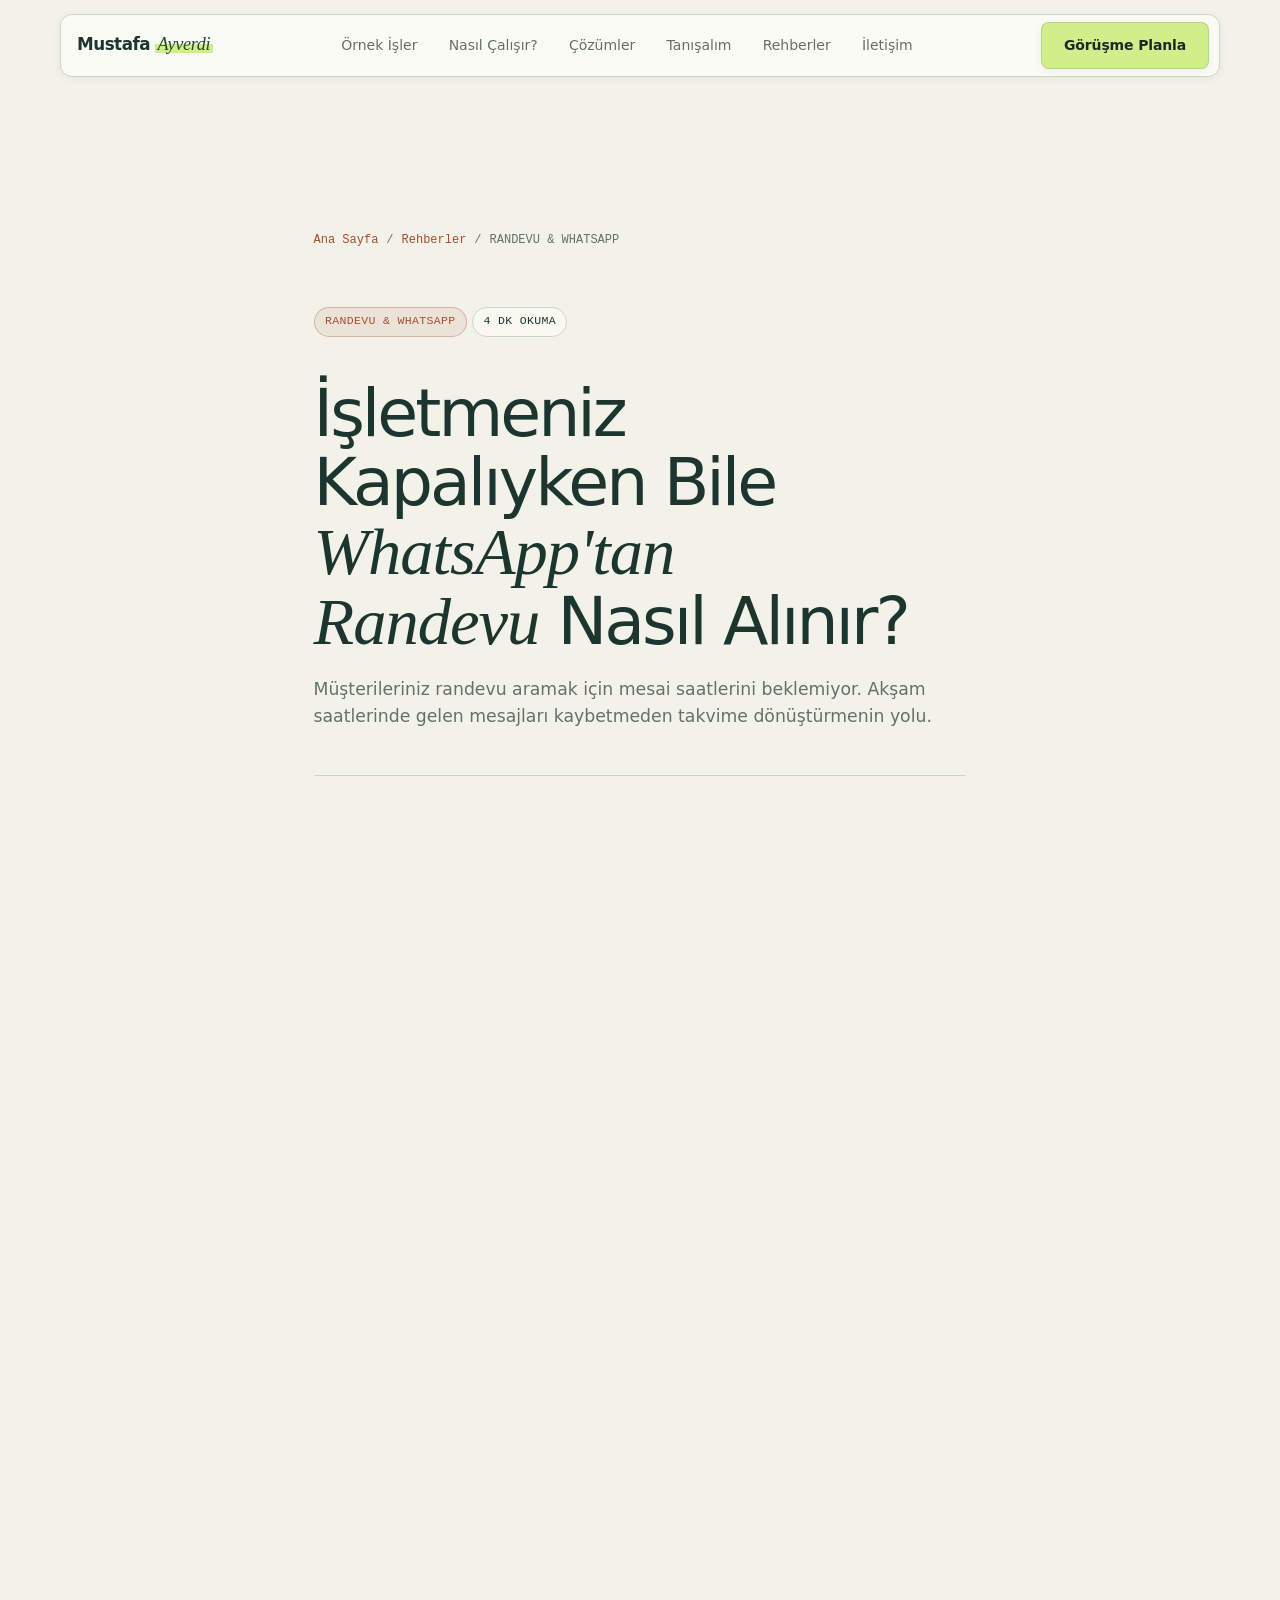
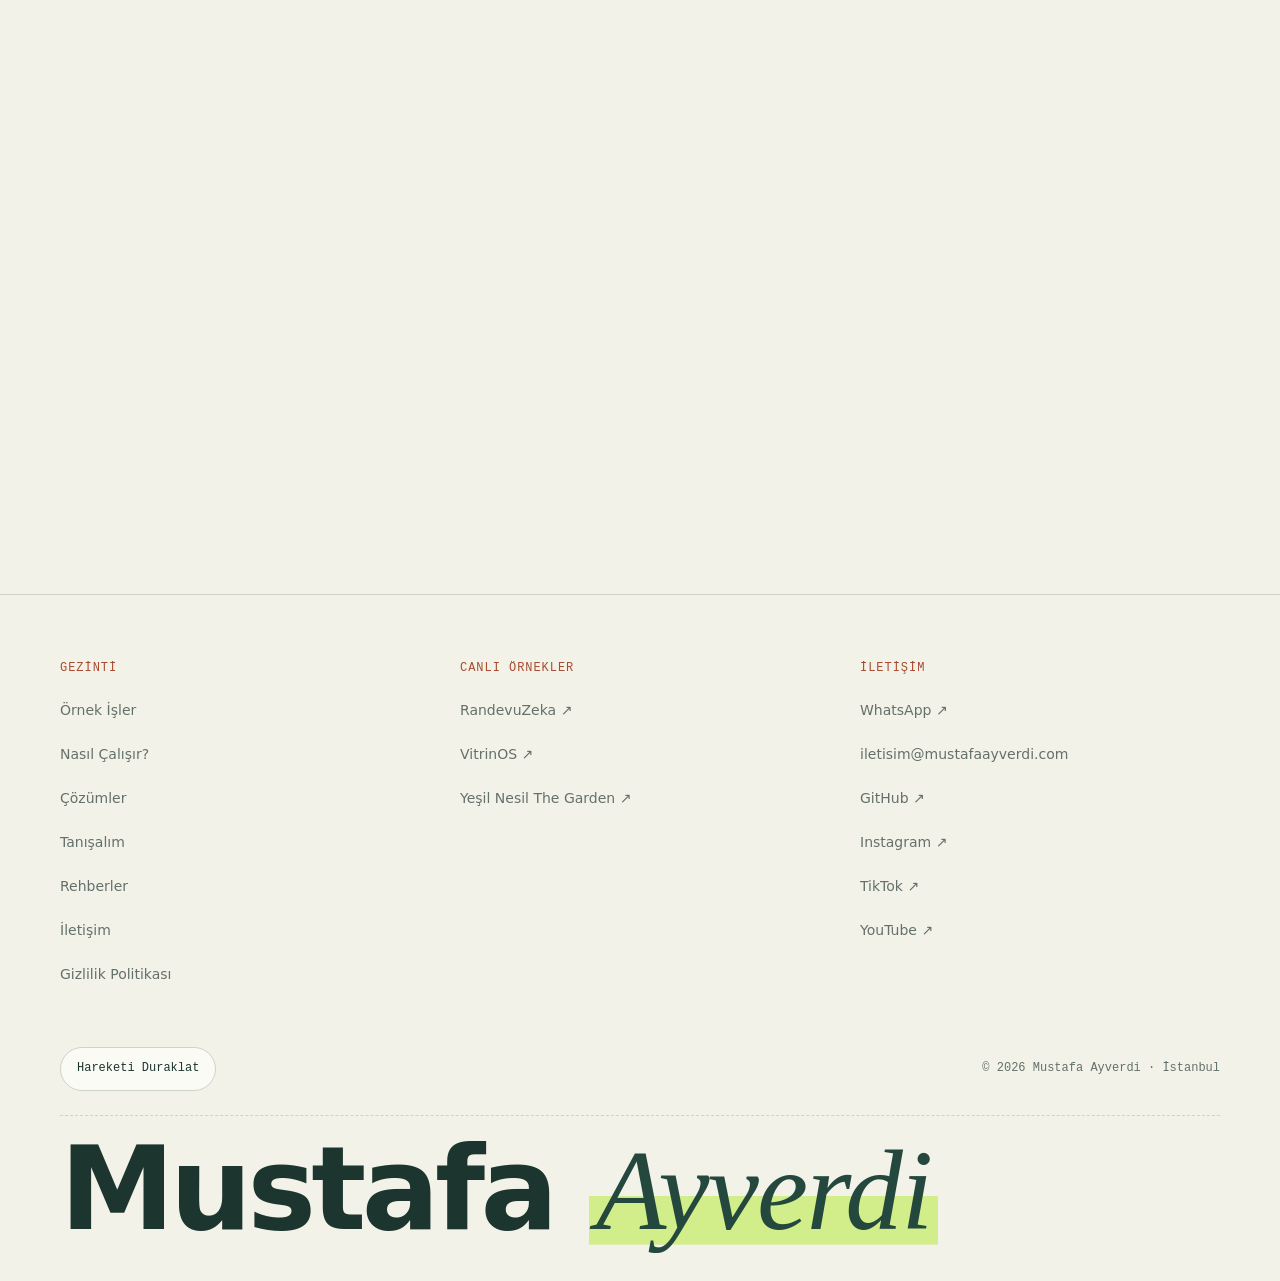
<file: notlar/multi-tenant-whatsapp-ai.html>
<!DOCTYPE html>
<html lang="tr">
<head>
  <meta charset="UTF-8">
  <meta name="viewport" content="width=device-width, initial-scale=1.0">
  <meta http-equiv="Content-Security-Policy" content="default-src 'self'; script-src 'self'; style-src 'self'; img-src 'self'; font-src 'self'; connect-src 'self'; object-src 'none'; base-uri 'self'; form-action 'none'; upgrade-insecure-requests">
  <meta name="referrer" content="strict-origin-when-cross-origin">
  <title>İşletmeniz Kapalıyken Bile WhatsApp'tan Randevu Nasıl Alınır? | Mustafa Ayverdi</title>
  <meta name="description" content="Kuaför, klinik ve hizmet işletmeleri için gece gelen WhatsApp mesajlarını kaçırmadan randevuya dönüştürmenin pratik yolu.">
  <meta name="author" content="Mustafa Ayverdi">
  <meta name="theme-color" content="#f3f2e9">
  <link rel="canonical" href="https://mustafaayverdi.com/notlar/multi-tenant-whatsapp-ai">
  <link rel="icon" href="../assets/img/favicon.svg" type="image/svg+xml">

  <meta property="og:type" content="article">
  <meta property="og:locale" content="tr_TR">
  <meta property="og:title" content="İşletmeniz Kapalıyken Bile WhatsApp'tan Randevu Nasıl Alınır? | Mustafa Ayverdi">
  <meta property="og:description" content="Kuaför, klinik ve hizmet işletmeleri için gece gelen WhatsApp mesajlarını kaçırmadan randevuya dönüştürmenin pratik yolu.">
  <meta property="og:url" content="https://mustafaayverdi.com/notlar/multi-tenant-whatsapp-ai">
  <meta property="og:image" content="https://mustafaayverdi.com/assets/img/randevuzeka-scene.jpg">
  <meta property="og:image:width" content="1200">
  <meta property="og:image:height" content="670">
  <meta property="og:image:alt" content="RandevuZeka kullanan bir kuaför ve güzellik salonu işletme ortamı">

  <meta name="twitter:card" content="summary_large_image">
  <meta name="twitter:title" content="İşletmeniz Kapalıyken Bile WhatsApp'tan Randevu Nasıl Alınır? | Mustafa Ayverdi">
  <meta name="twitter:description" content="Kuaför, klinik ve hizmet işletmeleri için gece gelen WhatsApp mesajlarını kaçırmadan randevuya dönüştürmenin pratik yolu.">
  <meta name="twitter:image" content="https://mustafaayverdi.com/assets/img/randevuzeka-scene.jpg">
  <meta name="twitter:image:alt" content="RandevuZeka kullanan bir kuaför ve güzellik salonu işletme ortamı">

  <link rel="stylesheet" href="../css/main.css">
  <script type="module" src="../js/main.js"></script>
</head>
<body>
  <div class="reading-progress" data-reading-progress aria-hidden="true"></div>
  <a class="skip-link" href="#main-content">İçeriğe geç</a>

  <header class="site-header">
    <div class="wrap">
      <nav class="nav-card" aria-label="Ana gezinme">
        <a class="brand" href="../" aria-label="Mustafa Ayverdi ana sayfa">
          <span class="brand-name">Mustafa <em>Ayverdi</em></span>
        </a>
        <div class="nav-links">
          <a href="../#projeler">Örnek İşler</a>
          <a href="../#simulator">Nasıl Çalışır?</a>
          <a href="../#cozumler">Çözümler</a>
          <a href="../#tanisalim">Tanışalım</a>
          <a href="./">Rehberler</a>
          <a href="../iletisim">İletişim</a>
        </div>
        <div class="nav-actions">
          <a class="btn btn-lime nav-cta" href="../#iletisim">Görüşme Planla</a>
          <button type="button" class="nav-toggle" data-nav-toggle aria-expanded="false" aria-controls="mobile-nav" aria-label="Menüyü aç">
            <svg width="22" height="22" viewBox="0 0 24 24" fill="none" stroke="currentColor" stroke-width="1.5" stroke-linecap="round" aria-hidden="true">
              <line x1="4" y1="7" x2="20" y2="7"></line>
              <line x1="4" y1="12" x2="20" y2="12"></line>
              <line x1="4" y1="17" x2="20" y2="17"></line>
            </svg>
          </button>
        </div>
      </nav>
    </div>
    <div id="mobile-nav" class="mobile-drawer" hidden>
      <div class="wrap mobile-drawer-inner">
        <a href="../#projeler">Örnek İşler</a>
        <a href="../#simulator">Nasıl Çalışır?</a>
        <a href="../#cozumler">Çözümler</a>
        <a href="../#tanisalim">Tanışalım</a>
        <a href="./">Rehberler</a>
        <a href="../iletisim">İletişim</a>
        <a class="btn btn-lime" href="../#iletisim">Görüşme Planla</a>
      </div>
    </div>
  </header>

  <main id="main-content" class="article-main">
    <article class="wrap article-shell article-prose" itemscope itemtype="https://schema.org/Article">
      <header class="article-hero">
        <nav class="breadcrumb mono" aria-label="Sayfa yolu">
          <a href="../">Ana Sayfa</a>
          <span aria-hidden="true">/</span>
          <a href="./">Rehberler</a>
          <span aria-hidden="true">/</span>
          <span>RANDEVU &amp; WHATSAPP</span>
        </nav>
        <div class="case-tags">
          <span class="tag tag--clay">RANDEVU &amp; WHATSAPP</span>
          <span class="tag">4 DK OKUMA</span>
        </div>
        <h1 itemprop="headline">İşletmeniz Kapalıyken Bile <em>WhatsApp'tan Randevu</em> Nasıl Alınır?</h1>
        <p class="article-lead" itemprop="description">
          Müşterileriniz randevu aramak için mesai saatlerini beklemiyor. Akşam saatlerinde gelen mesajları kaybetmeden takvime dönüştürmenin yolu.
        </p>
      </header>

      <div class="article-body">
        <section data-reveal>
          <h2>Müşteri Beklemez, Başka İşletmeye Yazar</h2>
          <p>
            Gün içinde yoğunluktan telefona bakamadığınızda veya akşam dükkânı kapattıktan sonra gelen WhatsApp mesajlarına ertesi gün döndüğünüzde, müşterinin büyük bölümü çoktan başka bir yerden randevu almış oluyor.
          </p>
          <p>
            İnsanlar artık arama yapmak yerine WhatsApp'tan "Yarın öğleden sonra yeriniz var mı?" diye sormayı tercih ediyor ve birkaç dakika içinde yanıt bekliyor.
          </p>
        </section>

        <section data-reveal>
          <h2>Akıllı Asistan Nasıl Yardımcı Olur?</h2>
          <p>
            Klasik "Şu an mesai dışıyız" otomatik mesajları müşteriyi tatmin etmez. Bunun yerine işletmenizin takvimini bilen bir WhatsApp asistanı:
          </p>
          <ul>
            <li>Müşterinin hangi hizmeti ve hangi saati istediğini anlar.</li>
            <li>Takviminizdeki boş saatleri kontrol edip uygun seçenekleri sunar.</li>
            <li>Müşteri onayladığında randevuyu takviminize işler, başka kimseye aynı saati vermez.</li>
            <li>Randevudan önce müşteriye hatırlatma mesajı göndererek unutmaları önler.</li>
          </ul>
        </section>

        <section data-reveal>
          <h2>Sonuç: Daha Dolu Takvim, Daha Az Telefon Trafiği</h2>
          <p>
            Bu düzen kurulduğunda sabah iş yerinizi açtığınızda takviminizde gece alınmış, onaylanmış randevular görürsünüz. Gün içinde de aynı fiyat veya saat sorularına tekrar tekrar yazmak zorunda kalmazsınız.
          </p>
        </section>
      </div>

      <section class="cta-card" data-reveal aria-label="İletişim">
        <p class="mono section-fig section-fig--light">İŞLETMENİZDE DENEYİN</p>
        <h2>Siz uyurken de randevu alan bir <em>WhatsApp asistanı</em> kurmak ister misiniz?</h2>
        <div class="cta-actions">
          <a class="btn btn-lime" href="https://wa.me/905510653051" target="_blank" rel="noopener noreferrer">WhatsApp'tan Yaz ↗</a>
          <a class="btn btn-outline-light" href="../projeler/randevuzeka">RandevuZeka'yı İncele</a>
        </div>
      </section>
    </article>
  </main>

  <footer class="site-footer">
    <div class="wrap">
      <div class="footer-grid">
        <div class="footer-col">
          <p class="mono footer-label">GEZİNTİ</p>
          <ul>
            <li><a href="../#projeler">Örnek İşler</a></li>
            <li><a href="../#simulator">Nasıl Çalışır?</a></li>
            <li><a href="../#cozumler">Çözümler</a></li>
            <li><a href="../#tanisalim">Tanışalım</a></li>
            <li><a href="./">Rehberler</a></li>
            <li><a href="../iletisim">İletişim</a></li>
            <li><a href="../gizlilik">Gizlilik Politikası</a></li>
          </ul>
        </div>
        <div class="footer-col">
          <p class="mono footer-label">CANLI ÖRNEKLER</p>
          <ul>
            <li><a href="https://randevu.n8n-mustafa.me/" target="_blank" rel="noopener noreferrer">RandevuZeka ↗</a></li>
            <li><a href="https://vitrinos.n8n-mustafa.me/" target="_blank" rel="noopener noreferrer">VitrinOS ↗</a></li>
            <li><a href="https://yesilnesilthegarden.com/" target="_blank" rel="noopener noreferrer">Yeşil Nesil The Garden ↗</a></li>
          </ul>
        </div>
        <div class="footer-col">
          <p class="mono footer-label">İLETİŞİM</p>
          <ul>
            <li><a href="https://wa.me/905510653051" target="_blank" rel="noopener noreferrer">WhatsApp ↗</a></li>
            <li><a href="mailto:iletisim@mustafaayverdi.com">iletisim@mustafaayverdi.com</a></li>
            <li><a href="https://github.com/locko6634-mustafa" target="_blank" rel="noopener noreferrer">GitHub ↗</a></li>
            <li><a href="https://www.instagram.com/mustafaayverdi.dev/" target="_blank" rel="me noopener noreferrer" aria-label="Instagram">Instagram ↗</a></li>
            <li><a href="https://www.tiktok.com/@mustafaayverdi.dev" target="_blank" rel="me noopener noreferrer" aria-label="TikTok">TikTok ↗</a></li>
            <li><a href="https://www.youtube.com/@mustafaayverdidev" target="_blank" rel="me noopener noreferrer" aria-label="YouTube">YouTube ↗</a></li>
          </ul>
        </div>
      </div>
      <div class="footer-meta">
        <button type="button" class="motion-toggle" data-motion-toggle aria-pressed="false">Hareketi Duraklat</button>
        <p class="mono">© 2026 Mustafa Ayverdi · İstanbul</p>
      </div>
      <p class="footer-wordmark" aria-hidden="true">Mustafa <em>Ayverdi</em></p>
    </div>
  </footer>
</body>
</html>
</file>
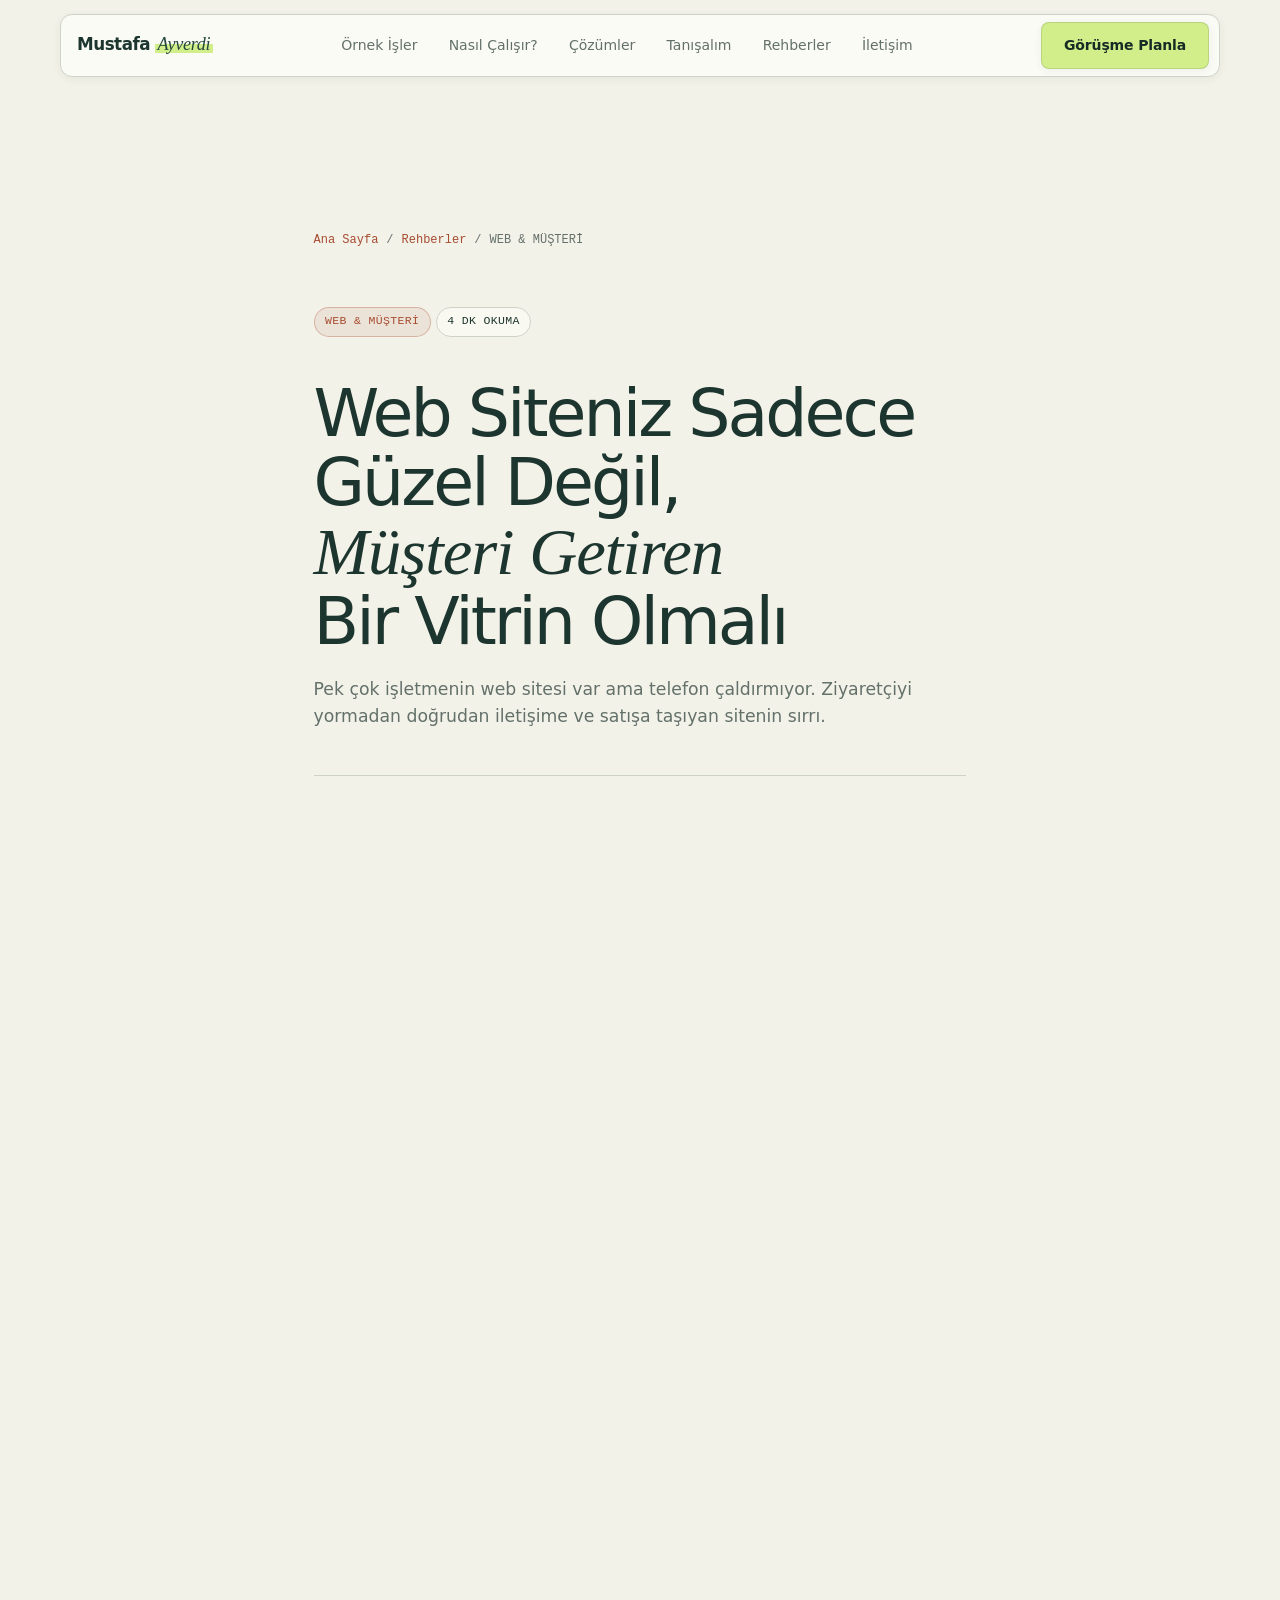
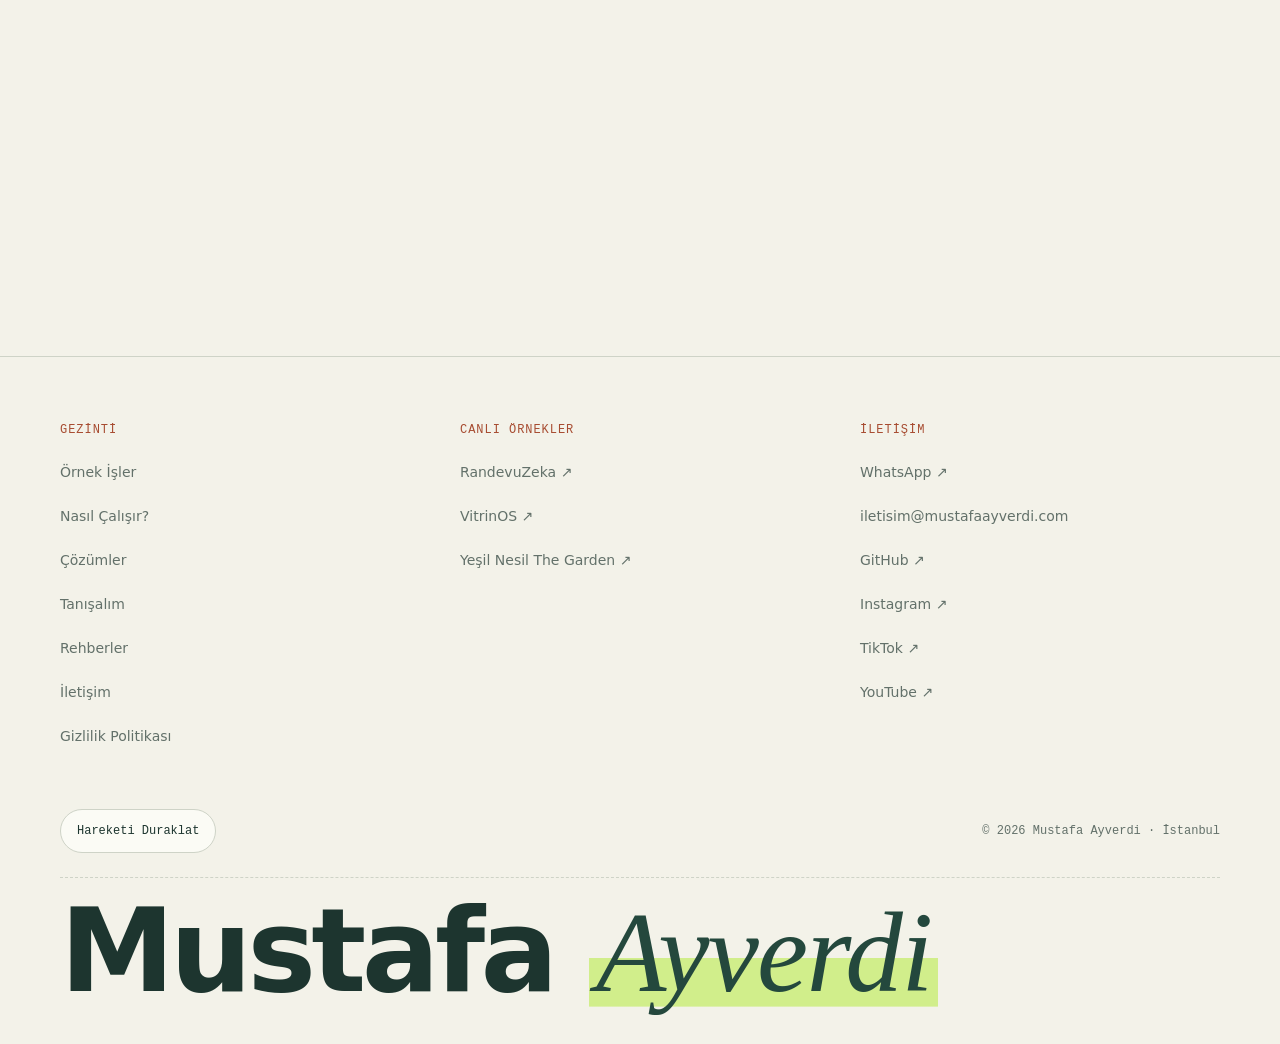
<file: notlar/sifir-bagimlilik-csp-seo.html>
<!DOCTYPE html>
<html lang="tr">
<head>
  <meta charset="UTF-8">
  <meta name="viewport" content="width=device-width, initial-scale=1.0">
  <meta http-equiv="Content-Security-Policy" content="default-src 'self'; script-src 'self'; style-src 'self'; img-src 'self'; font-src 'self'; connect-src 'self'; object-src 'none'; base-uri 'self'; form-action 'none'; upgrade-insecure-requests">
  <meta name="referrer" content="strict-origin-when-cross-origin">
  <title>Web Siteniz Sadece Güzel Değil, Müşteri Getiren Bir Vitrin Olmalı | Mustafa Ayverdi</title>
  <meta name="description" content="Web sitenizin sadece kurumsal kartvizit olarak kalmaması, ziyaretçiyi telefon ve WhatsApp üzerinden müşteriye dönüştürmesi için dikkat edilmesi gerekenler.">
  <meta name="author" content="Mustafa Ayverdi">
  <meta name="theme-color" content="#f3f2e9">
  <link rel="canonical" href="https://mustafaayverdi.com/notlar/sifir-bagimlilik-csp-seo">
  <link rel="icon" href="../assets/img/favicon.svg" type="image/svg+xml">

  <meta property="og:type" content="article">
  <meta property="og:locale" content="tr_TR">
  <meta property="og:title" content="Web Siteniz Sadece Güzel Değil, Müşteri Getiren Bir Vitrin Olmalı | Mustafa Ayverdi">
  <meta property="og:description" content="Web sitenizin sadece kurumsal kartvizit olarak kalmaması, ziyaretçiyi telefon ve WhatsApp üzerinden müşteriye dönüştürmesi için dikkat edilmesi gerekenler.">
  <meta property="og:url" content="https://mustafaayverdi.com/notlar/sifir-bagimlilik-csp-seo">
  <meta property="og:image" content="https://mustafaayverdi.com/assets/img/yesilnesil-scene.jpg">
  <meta property="og:image:width" content="1200">
  <meta property="og:image:height" content="670">
  <meta property="og:image:alt" content="Polonezköy Yeşil Nesil The Garden kır düğünü ve davet bahçesi atmosferi">

  <meta name="twitter:card" content="summary_large_image">
  <meta name="twitter:title" content="Web Siteniz Sadece Güzel Değil, Müşteri Getiren Bir Vitrin Olmalı | Mustafa Ayverdi">
  <meta name="twitter:description" content="Web sitenizin sadece kurumsal kartvizit olarak kalmaması, ziyaretçiyi telefon ve WhatsApp üzerinden müşteriye dönüştürmesi için dikkat edilmesi gerekenler.">
  <meta name="twitter:image" content="https://mustafaayverdi.com/assets/img/yesilnesil-scene.jpg">
  <meta name="twitter:image:alt" content="Polonezköy Yeşil Nesil The Garden kır düğünü ve davet bahçesi atmosferi">

  <link rel="stylesheet" href="../css/main.css">
  <script type="module" src="../js/main.js"></script>
</head>
<body>
  <div class="reading-progress" data-reading-progress aria-hidden="true"></div>
  <a class="skip-link" href="#main-content">İçeriğe geç</a>

  <header class="site-header">
    <div class="wrap">
      <nav class="nav-card" aria-label="Ana gezinme">
        <a class="brand" href="../" aria-label="Mustafa Ayverdi ana sayfa">
          <span class="brand-name">Mustafa <em>Ayverdi</em></span>
        </a>
        <div class="nav-links">
          <a href="../#projeler">Örnek İşler</a>
          <a href="../#simulator">Nasıl Çalışır?</a>
          <a href="../#cozumler">Çözümler</a>
          <a href="../#tanisalim">Tanışalım</a>
          <a href="./">Rehberler</a>
          <a href="../iletisim">İletişim</a>
        </div>
        <div class="nav-actions">
          <a class="btn btn-lime nav-cta" href="../#iletisim">Görüşme Planla</a>
          <button type="button" class="nav-toggle" data-nav-toggle aria-expanded="false" aria-controls="mobile-nav" aria-label="Menüyü aç">
            <svg width="22" height="22" viewBox="0 0 24 24" fill="none" stroke="currentColor" stroke-width="1.5" stroke-linecap="round" aria-hidden="true">
              <line x1="4" y1="7" x2="20" y2="7"></line>
              <line x1="4" y1="12" x2="20" y2="12"></line>
              <line x1="4" y1="17" x2="20" y2="17"></line>
            </svg>
          </button>
        </div>
      </nav>
    </div>
    <div id="mobile-nav" class="mobile-drawer" hidden>
      <div class="wrap mobile-drawer-inner">
        <a href="../#projeler">Örnek İşler</a>
        <a href="../#simulator">Nasıl Çalışır?</a>
        <a href="../#cozumler">Çözümler</a>
        <a href="../#tanisalim">Tanışalım</a>
        <a href="./">Rehberler</a>
        <a href="../iletisim">İletişim</a>
        <a class="btn btn-lime" href="../#iletisim">Görüşme Planla</a>
      </div>
    </div>
  </header>

  <main id="main-content" class="article-main">
    <article class="wrap article-shell article-prose" itemscope itemtype="https://schema.org/Article">
      <header class="article-hero">
        <nav class="breadcrumb mono" aria-label="Sayfa yolu">
          <a href="../">Ana Sayfa</a>
          <span aria-hidden="true">/</span>
          <a href="./">Rehberler</a>
          <span aria-hidden="true">/</span>
          <span>WEB &amp; MÜŞTERİ</span>
        </nav>
        <div class="case-tags">
          <span class="tag tag--clay">WEB &amp; MÜŞTERİ</span>
          <span class="tag">4 DK OKUMA</span>
        </div>
        <h1 itemprop="headline">Web Siteniz Sadece Güzel Değil, <em>Müşteri Getiren</em> Bir Vitrin Olmalı</h1>
        <p class="article-lead" itemprop="description">
          Pek çok işletmenin web sitesi var ama telefon çaldırmıyor. Ziyaretçiyi yormadan doğrudan iletişime ve satışa taşıyan sitenin sırrı.
        </p>
      </header>

      <div class="article-body">
        <section data-reveal>
          <h2>Ziyaretçi Ne İstediğini İlk 5 Saniyede Görmeli</h2>
          <p>
            Bir müşteri sitenize girdiğinde uzun kurumsal metinler okumak istemez. Ne iş yaptığınızı, hangi sorunu çözdüğünüzü ve size nasıl ulaşacağını ilk ekranda net biçimde görmek ister.
          </p>
        </section>

        <section data-reveal>
          <h2>Uzun Formlar Yerine Tek Dokunuşla WhatsApp</h2>
          <p>
            Mobilde 8-10 kutucuklu iletişim formu doldurmak kullanıcıyı vazgeçirir. Bunun yerine ziyaretçinin seçtiği hizmet veya paket bilgisini doğrudan WhatsApp mesajına hazır olarak koyduğunuzda dönüş oranları belirgin biçimde artar.
          </p>
        </section>

        <section data-reveal>
          <h2>Google'da Doğru Kişilerin Karşısına Çıkmak</h2>
          <p>
            İşletmenizin konumu, hizmetleri ve iletişim bilgileri Google tarafından doğru anlaşıldığında; bölgenizde sizi arayan gerçek müşteriler doğrudan sitenize ulaşır.
          </p>
        </section>
      </div>

      <section class="cta-card" data-reveal aria-label="İletişim">
        <p class="mono section-fig section-fig--light">İŞLETMENİZ İÇİN YENİ VİTRİN</p>
        <h2>Size gerçekten <em>müşteri getiren</em> bir web sitesi kuralım mı?</h2>
        <div class="cta-actions">
          <a class="btn btn-lime" href="https://wa.me/905510653051" target="_blank" rel="noopener noreferrer">WhatsApp'tan Yaz ↗</a>
          <a class="btn btn-outline-light" href="../projeler/yesil-nesil">Örnek Vitrini İncele</a>
        </div>
      </section>
    </article>
  </main>

  <footer class="site-footer">
    <div class="wrap">
      <div class="footer-grid">
        <div class="footer-col">
          <p class="mono footer-label">GEZİNTİ</p>
          <ul>
            <li><a href="../#projeler">Örnek İşler</a></li>
            <li><a href="../#simulator">Nasıl Çalışır?</a></li>
            <li><a href="../#cozumler">Çözümler</a></li>
            <li><a href="../#tanisalim">Tanışalım</a></li>
            <li><a href="./">Rehberler</a></li>
            <li><a href="../iletisim">İletişim</a></li>
            <li><a href="../gizlilik">Gizlilik Politikası</a></li>
          </ul>
        </div>
        <div class="footer-col">
          <p class="mono footer-label">CANLI ÖRNEKLER</p>
          <ul>
            <li><a href="https://randevu.n8n-mustafa.me/" target="_blank" rel="noopener noreferrer">RandevuZeka ↗</a></li>
            <li><a href="https://vitrinos.n8n-mustafa.me/" target="_blank" rel="noopener noreferrer">VitrinOS ↗</a></li>
            <li><a href="https://yesilnesilthegarden.com/" target="_blank" rel="noopener noreferrer">Yeşil Nesil The Garden ↗</a></li>
          </ul>
        </div>
        <div class="footer-col">
          <p class="mono footer-label">İLETİŞİM</p>
          <ul>
            <li><a href="https://wa.me/905510653051" target="_blank" rel="noopener noreferrer">WhatsApp ↗</a></li>
            <li><a href="mailto:iletisim@mustafaayverdi.com">iletisim@mustafaayverdi.com</a></li>
            <li><a href="https://github.com/locko6634-mustafa" target="_blank" rel="noopener noreferrer">GitHub ↗</a></li>
            <li><a href="https://www.instagram.com/mustafaayverdi.dev/" target="_blank" rel="me noopener noreferrer" aria-label="Instagram">Instagram ↗</a></li>
            <li><a href="https://www.tiktok.com/@mustafaayverdi.dev" target="_blank" rel="me noopener noreferrer" aria-label="TikTok">TikTok ↗</a></li>
            <li><a href="https://www.youtube.com/@mustafaayverdidev" target="_blank" rel="me noopener noreferrer" aria-label="YouTube">YouTube ↗</a></li>
          </ul>
        </div>
      </div>
      <div class="footer-meta">
        <button type="button" class="motion-toggle" data-motion-toggle aria-pressed="false">Hareketi Duraklat</button>
        <p class="mono">© 2026 Mustafa Ayverdi · İstanbul</p>
      </div>
      <p class="footer-wordmark" aria-hidden="true">Mustafa <em>Ayverdi</em></p>
    </div>
  </footer>
</body>
</html>
</file>
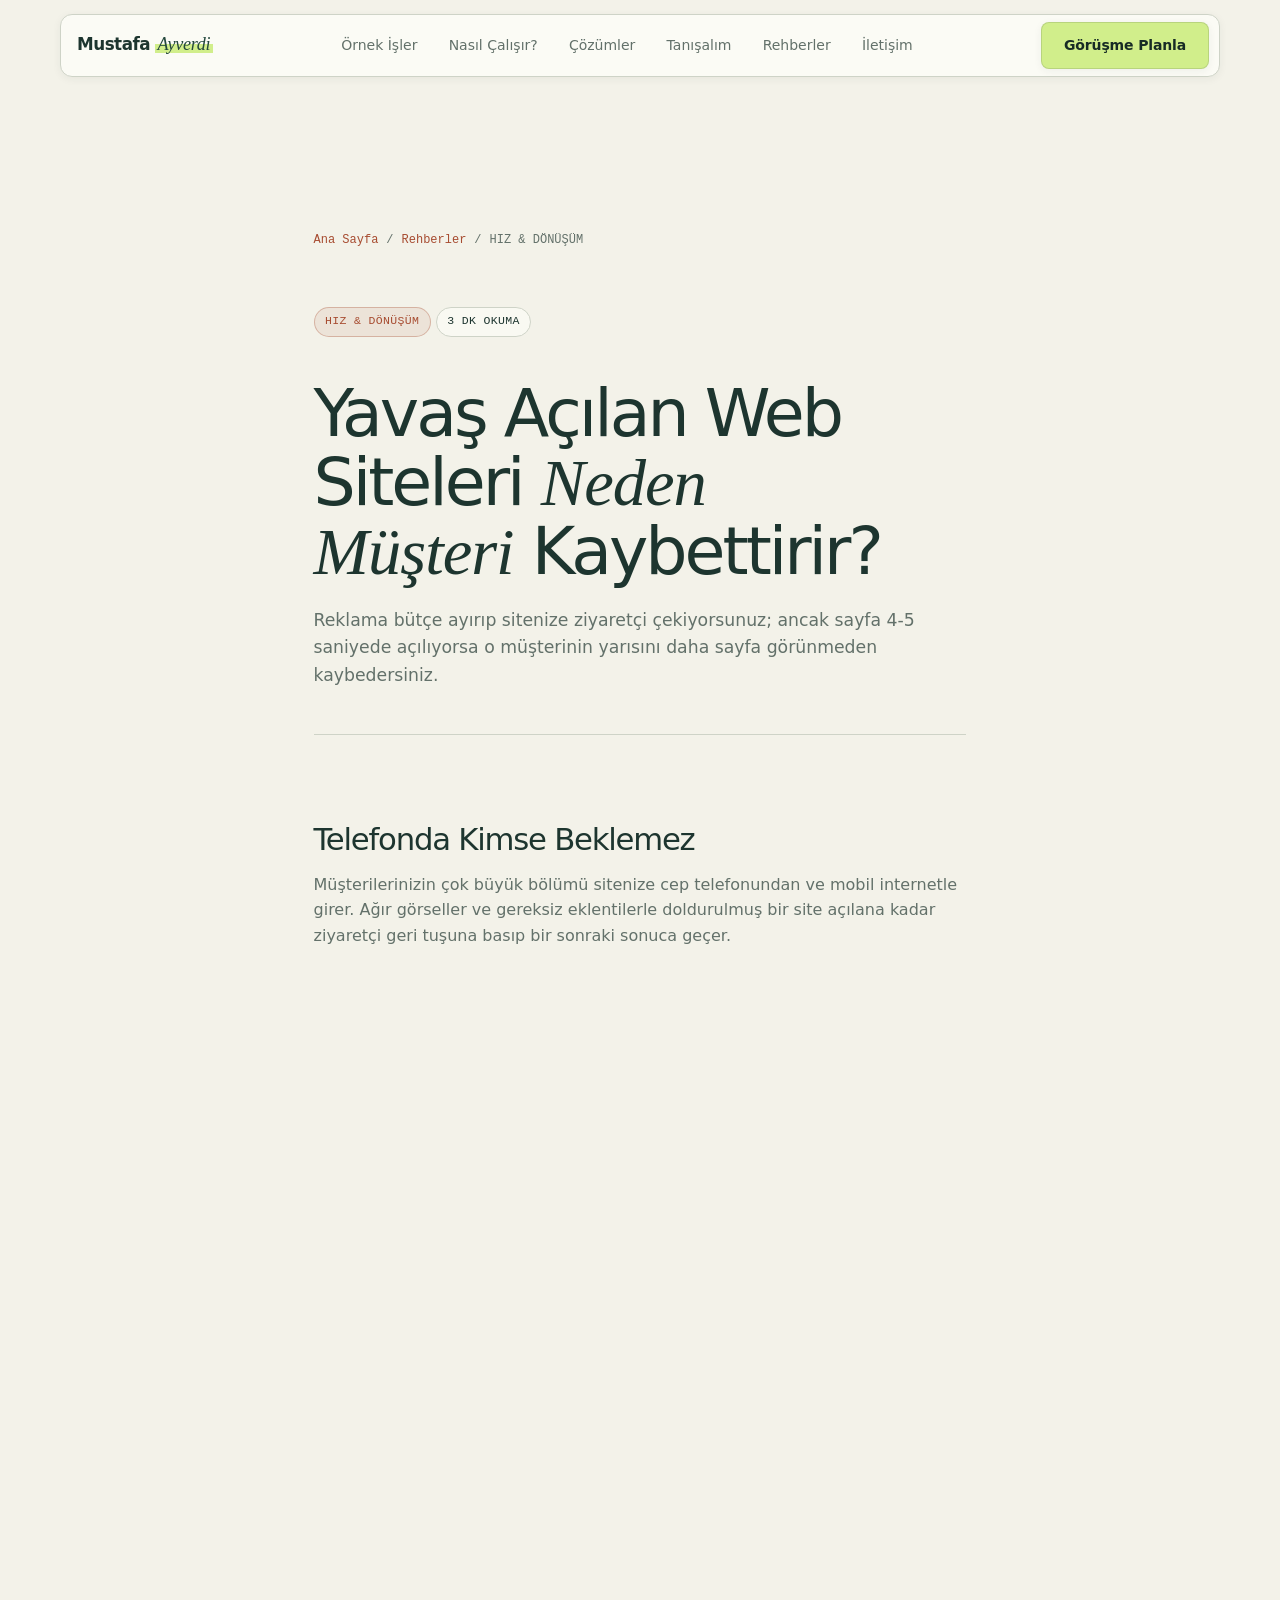
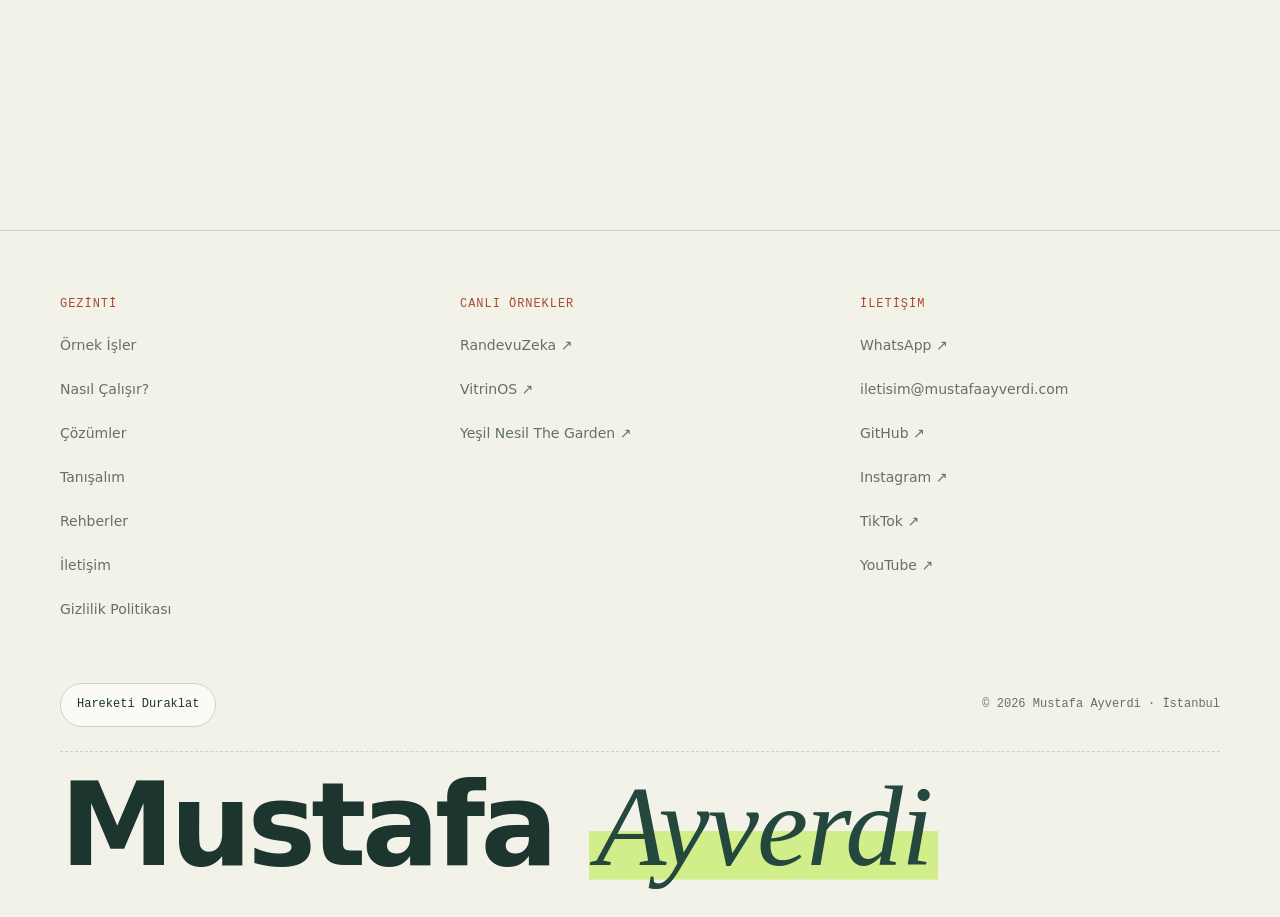
<file: notlar/vanilla-es-modules-neden.html>
<!DOCTYPE html>
<html lang="tr">
<head>
  <meta charset="UTF-8">
  <meta name="viewport" content="width=device-width, initial-scale=1.0">
  <meta http-equiv="Content-Security-Policy" content="default-src 'self'; script-src 'self'; style-src 'self'; img-src 'self'; font-src 'self'; connect-src 'self'; object-src 'none'; base-uri 'self'; form-action 'none'; upgrade-insecure-requests">
  <meta name="referrer" content="strict-origin-when-cross-origin">
  <title>Yavaş Açılan Web Siteleri Neden Müşteri Kaybettirir? | Mustafa Ayverdi</title>
  <meta name="description" content="Telefondan sitenize giren bir müşterinin 3 saniyeden fazla beklememesi ve sade, hızlı bir vitrinin satışa etkisi.">
  <meta name="author" content="Mustafa Ayverdi">
  <meta name="theme-color" content="#f3f2e9">
  <link rel="canonical" href="https://mustafaayverdi.com/notlar/vanilla-es-modules-neden">
  <link rel="icon" href="../assets/img/favicon.svg" type="image/svg+xml">

  <meta property="og:type" content="article">
  <meta property="og:locale" content="tr_TR">
  <meta property="og:title" content="Yavaş Açılan Web Siteleri Neden Müşteri Kaybettirir? | Mustafa Ayverdi">
  <meta property="og:description" content="Telefondan sitenize giren bir müşterinin 3 saniyeden fazla beklememesi ve sade, hızlı bir vitrinin satışa etkisi.">
  <meta property="og:url" content="https://mustafaayverdi.com/notlar/vanilla-es-modules-neden">
  <meta property="og:image" content="https://mustafaayverdi.com/assets/img/yesilnesil-scene.jpg">
  <meta property="og:image:width" content="1200">
  <meta property="og:image:height" content="670">
  <meta property="og:image:alt" content="Polonezköy Yeşil Nesil The Garden kır düğünü ve davet bahçesi atmosferi">

  <meta name="twitter:card" content="summary_large_image">
  <meta name="twitter:title" content="Yavaş Açılan Web Siteleri Neden Müşteri Kaybettirir? | Mustafa Ayverdi">
  <meta name="twitter:description" content="Telefondan sitenize giren bir müşterinin 3 saniyeden fazla beklememesi ve sade, hızlı bir vitrinin satışa etkisi.">
  <meta name="twitter:image" content="https://mustafaayverdi.com/assets/img/yesilnesil-scene.jpg">
  <meta name="twitter:image:alt" content="Polonezköy Yeşil Nesil The Garden kır düğünü ve davet bahçesi atmosferi">

  <link rel="stylesheet" href="../css/main.css">
  <script type="module" src="../js/main.js"></script>
</head>
<body>
  <div class="reading-progress" data-reading-progress aria-hidden="true"></div>
  <a class="skip-link" href="#main-content">İçeriğe geç</a>

  <header class="site-header">
    <div class="wrap">
      <nav class="nav-card" aria-label="Ana gezinme">
        <a class="brand" href="../" aria-label="Mustafa Ayverdi ana sayfa">
          <span class="brand-name">Mustafa <em>Ayverdi</em></span>
        </a>
        <div class="nav-links">
          <a href="../#projeler">Örnek İşler</a>
          <a href="../#simulator">Nasıl Çalışır?</a>
          <a href="../#cozumler">Çözümler</a>
          <a href="../#tanisalim">Tanışalım</a>
          <a href="./">Rehberler</a>
          <a href="../iletisim">İletişim</a>
        </div>
        <div class="nav-actions">
          <a class="btn btn-lime nav-cta" href="../#iletisim">Görüşme Planla</a>
          <button type="button" class="nav-toggle" data-nav-toggle aria-expanded="false" aria-controls="mobile-nav" aria-label="Menüyü aç">
            <svg width="22" height="22" viewBox="0 0 24 24" fill="none" stroke="currentColor" stroke-width="1.5" stroke-linecap="round" aria-hidden="true">
              <line x1="4" y1="7" x2="20" y2="7"></line>
              <line x1="4" y1="12" x2="20" y2="12"></line>
              <line x1="4" y1="17" x2="20" y2="17"></line>
            </svg>
          </button>
        </div>
      </nav>
    </div>
    <div id="mobile-nav" class="mobile-drawer" hidden>
      <div class="wrap mobile-drawer-inner">
        <a href="../#projeler">Örnek İşler</a>
        <a href="../#simulator">Nasıl Çalışır?</a>
        <a href="../#cozumler">Çözümler</a>
        <a href="../#tanisalim">Tanışalım</a>
        <a href="./">Rehberler</a>
        <a href="../iletisim">İletişim</a>
        <a class="btn btn-lime" href="../#iletisim">Görüşme Planla</a>
      </div>
    </div>
  </header>

  <main id="main-content" class="article-main">
    <article class="wrap article-shell article-prose" itemscope itemtype="https://schema.org/Article">
      <header class="article-hero">
        <nav class="breadcrumb mono" aria-label="Sayfa yolu">
          <a href="../">Ana Sayfa</a>
          <span aria-hidden="true">/</span>
          <a href="./">Rehberler</a>
          <span aria-hidden="true">/</span>
          <span>HIZ &amp; DÖNÜŞÜM</span>
        </nav>
        <div class="case-tags">
          <span class="tag tag--clay">HIZ &amp; DÖNÜŞÜM</span>
          <span class="tag">3 DK OKUMA</span>
        </div>
        <h1 itemprop="headline">Yavaş Açılan Web Siteleri <em>Neden Müşteri</em> Kaybettirir?</h1>
        <p class="article-lead" itemprop="description">
          Reklama bütçe ayırıp sitenize ziyaretçi çekiyorsunuz; ancak sayfa 4-5 saniyede açılıyorsa o müşterinin yarısını daha sayfa görünmeden kaybedersiniz.
        </p>
      </header>

      <div class="article-body">
        <section data-reveal>
          <h2>Telefonda Kimse Beklemez</h2>
          <p>
            Müşterilerinizin çok büyük bölümü sitenize cep telefonundan ve mobil internetle girer. Ağır görseller ve gereksiz eklentilerle doldurulmuş bir site açılana kadar ziyaretçi geri tuşuna basıp bir sonraki sonuca geçer.
          </p>
        </section>

        <section data-reveal>
          <h2>Sade ve Hafif Kurulan Siteler Kazandırır</h2>
          <p>
            Gereksiz yüklerden arındırılmış, özenle hazırlanmış bir web vitrini:
          </p>
          <ul>
            <li>En zayıf mobil bağlantıda bile anında açılır.</li>
            <li>Reklam tıklamalarınız boşa gitmez; gelen ziyaretçi sayfayı gerçekten görür.</li>
            <li>Google aramalarında hızlı ve güvenilir siteler her zaman daha üstte yer alır.</li>
          </ul>
        </section>
      </div>

      <section class="cta-card" data-reveal aria-label="İletişim">
        <p class="mono section-fig section-fig--light">HIZLI VE GÜVENİLİR VİTRİN</p>
        <h2>Mevcut sitenizi hızlandırmak veya sıfırdan <em>hızlı bir vitrin</em> kurmak ister misiniz?</h2>
        <div class="cta-actions">
          <a class="btn btn-lime" href="https://wa.me/905510653051" target="_blank" rel="noopener noreferrer">WhatsApp'tan Yaz ↗</a>
          <a class="btn btn-outline-light" href="../#projeler">Örnek İşleri Gör</a>
        </div>
      </section>
    </article>
  </main>

  <footer class="site-footer">
    <div class="wrap">
      <div class="footer-grid">
        <div class="footer-col">
          <p class="mono footer-label">GEZİNTİ</p>
          <ul>
            <li><a href="../#projeler">Örnek İşler</a></li>
            <li><a href="../#simulator">Nasıl Çalışır?</a></li>
            <li><a href="../#cozumler">Çözümler</a></li>
            <li><a href="../#tanisalim">Tanışalım</a></li>
            <li><a href="./">Rehberler</a></li>
            <li><a href="../iletisim">İletişim</a></li>
            <li><a href="../gizlilik">Gizlilik Politikası</a></li>
          </ul>
        </div>
        <div class="footer-col">
          <p class="mono footer-label">CANLI ÖRNEKLER</p>
          <ul>
            <li><a href="https://randevu.n8n-mustafa.me/" target="_blank" rel="noopener noreferrer">RandevuZeka ↗</a></li>
            <li><a href="https://vitrinos.n8n-mustafa.me/" target="_blank" rel="noopener noreferrer">VitrinOS ↗</a></li>
            <li><a href="https://yesilnesilthegarden.com/" target="_blank" rel="noopener noreferrer">Yeşil Nesil The Garden ↗</a></li>
          </ul>
        </div>
        <div class="footer-col">
          <p class="mono footer-label">İLETİŞİM</p>
          <ul>
            <li><a href="https://wa.me/905510653051" target="_blank" rel="noopener noreferrer">WhatsApp ↗</a></li>
            <li><a href="mailto:iletisim@mustafaayverdi.com">iletisim@mustafaayverdi.com</a></li>
            <li><a href="https://github.com/locko6634-mustafa" target="_blank" rel="noopener noreferrer">GitHub ↗</a></li>
            <li><a href="https://www.instagram.com/mustafaayverdi.dev/" target="_blank" rel="me noopener noreferrer" aria-label="Instagram">Instagram ↗</a></li>
            <li><a href="https://www.tiktok.com/@mustafaayverdi.dev" target="_blank" rel="me noopener noreferrer" aria-label="TikTok">TikTok ↗</a></li>
            <li><a href="https://www.youtube.com/@mustafaayverdidev" target="_blank" rel="me noopener noreferrer" aria-label="YouTube">YouTube ↗</a></li>
          </ul>
        </div>
      </div>
      <div class="footer-meta">
        <button type="button" class="motion-toggle" data-motion-toggle aria-pressed="false">Hareketi Duraklat</button>
        <p class="mono">© 2026 Mustafa Ayverdi · İstanbul</p>
      </div>
      <p class="footer-wordmark" aria-hidden="true">Mustafa <em>Ayverdi</em></p>
    </div>
  </footer>
</body>
</html>
</file>
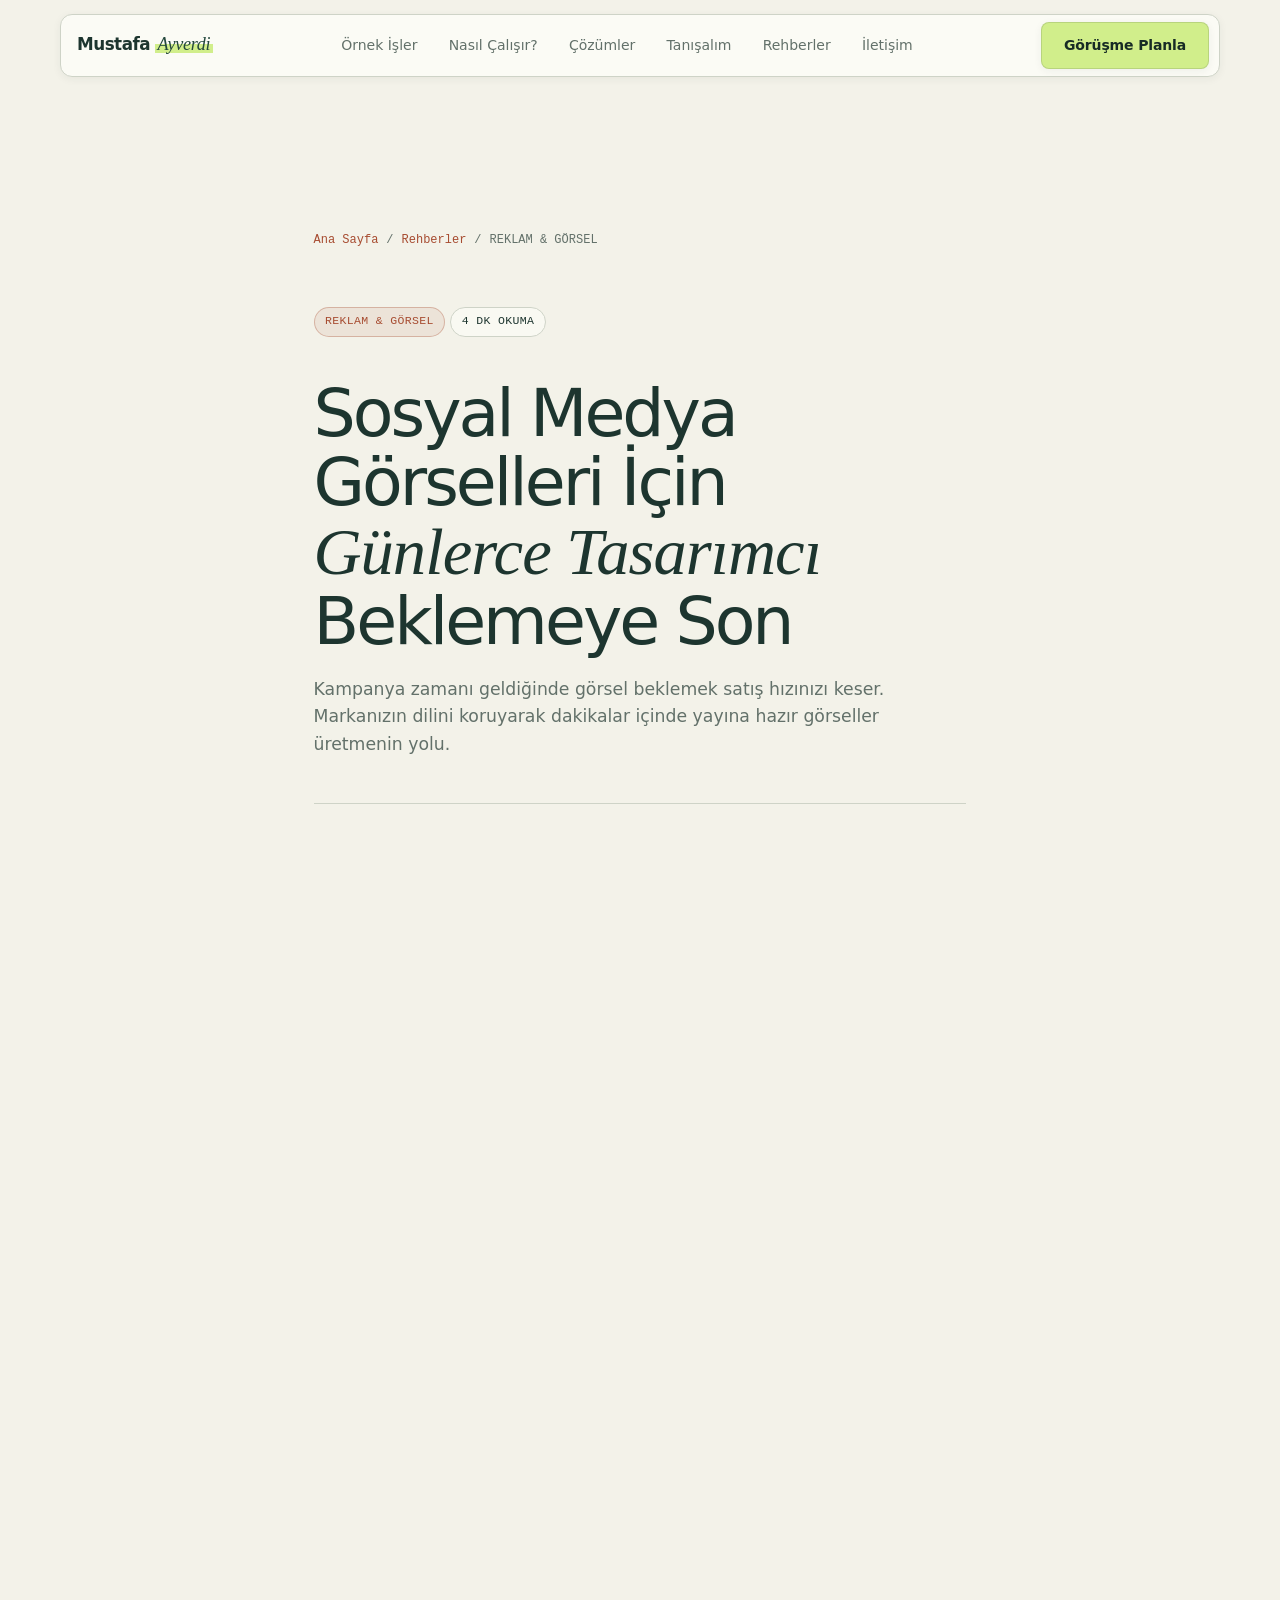
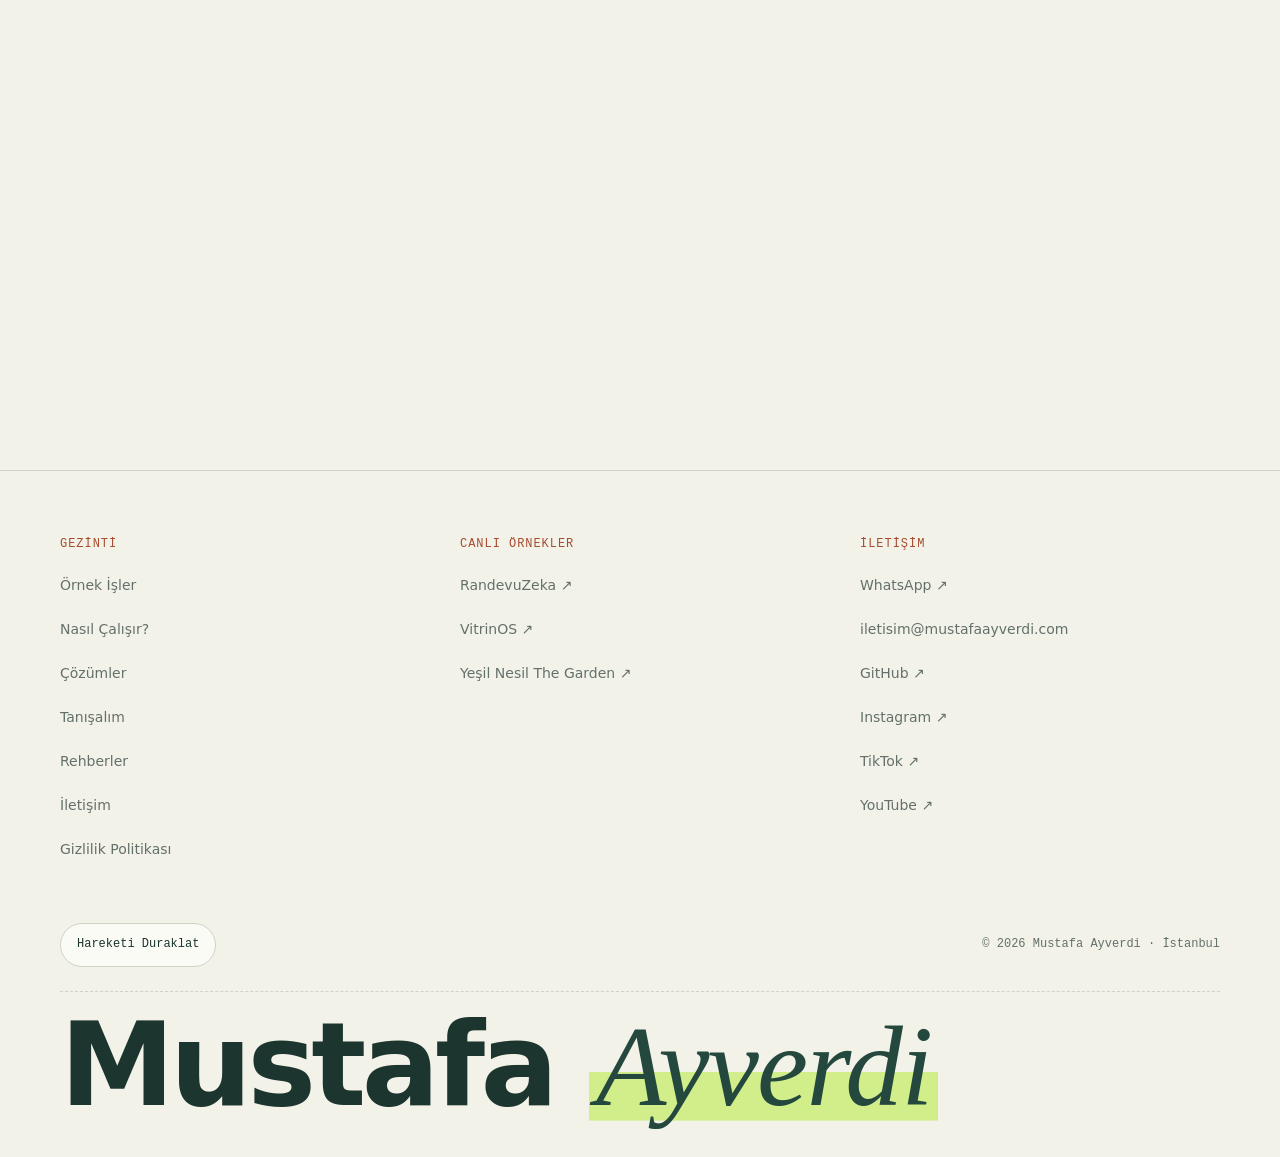
<file: notlar/vitrinos-sse-ve-migration-gate.html>
<!DOCTYPE html>
<html lang="tr">
<head>
  <meta charset="UTF-8">
  <meta name="viewport" content="width=device-width, initial-scale=1.0">
  <meta http-equiv="Content-Security-Policy" content="default-src 'self'; script-src 'self'; style-src 'self'; img-src 'self'; font-src 'self'; connect-src 'self'; object-src 'none'; base-uri 'self'; form-action 'none'; upgrade-insecure-requests">
  <meta name="referrer" content="strict-origin-when-cross-origin">
  <title>Sosyal Medya Görselleri İçin Günlerce Tasarımcı Beklemeye Son | Mustafa Ayverdi</title>
  <meta name="description" content="E-ticaret markaları ve işletmeler için marka kimliğini bozmadan dakikalar içinde kampanya ve reklam görseli üretmenin yolu.">
  <meta name="author" content="Mustafa Ayverdi">
  <meta name="theme-color" content="#f3f2e9">
  <link rel="canonical" href="https://mustafaayverdi.com/notlar/vitrinos-sse-ve-migration-gate">
  <link rel="icon" href="../assets/img/favicon.svg" type="image/svg+xml">

  <meta property="og:type" content="article">
  <meta property="og:locale" content="tr_TR">
  <meta property="og:title" content="Sosyal Medya Görselleri İçin Günlerce Tasarımcı Beklemeye Son | Mustafa Ayverdi">
  <meta property="og:description" content="E-ticaret markaları ve işletmeler için marka kimliğini bozmadan dakikalar içinde kampanya ve reklam görseli üretmenin yolu.">
  <meta property="og:url" content="https://mustafaayverdi.com/notlar/vitrinos-sse-ve-migration-gate">
  <meta property="og:image" content="https://mustafaayverdi.com/assets/img/vitrinos-scene.jpg">
  <meta property="og:image:width" content="1200">
  <meta property="og:image:height" content="670">
  <meta property="og:image:alt" content="VitrinOS ile kampanya görselleri hazırlayan marka ve tasarım ekibi ortamı">

  <meta name="twitter:card" content="summary_large_image">
  <meta name="twitter:title" content="Sosyal Medya Görselleri İçin Günlerce Tasarımcı Beklemeye Son | Mustafa Ayverdi">
  <meta name="twitter:description" content="E-ticaret markaları ve işletmeler için marka kimliğini bozmadan dakikalar içinde kampanya ve reklam görseli üretmenin yolu.">
  <meta name="twitter:image" content="https://mustafaayverdi.com/assets/img/vitrinos-scene.jpg">
  <meta name="twitter:image:alt" content="VitrinOS ile kampanya görselleri hazırlayan marka ve tasarım ekibi ortamı">

  <link rel="stylesheet" href="../css/main.css">
  <script type="module" src="../js/main.js"></script>
</head>
<body>
  <div class="reading-progress" data-reading-progress aria-hidden="true"></div>
  <a class="skip-link" href="#main-content">İçeriğe geç</a>

  <header class="site-header">
    <div class="wrap">
      <nav class="nav-card" aria-label="Ana gezinme">
        <a class="brand" href="../" aria-label="Mustafa Ayverdi ana sayfa">
          <span class="brand-name">Mustafa <em>Ayverdi</em></span>
        </a>
        <div class="nav-links">
          <a href="../#projeler">Örnek İşler</a>
          <a href="../#simulator">Nasıl Çalışır?</a>
          <a href="../#cozumler">Çözümler</a>
          <a href="../#tanisalim">Tanışalım</a>
          <a href="./">Rehberler</a>
          <a href="../iletisim">İletişim</a>
        </div>
        <div class="nav-actions">
          <a class="btn btn-lime nav-cta" href="../#iletisim">Görüşme Planla</a>
          <button type="button" class="nav-toggle" data-nav-toggle aria-expanded="false" aria-controls="mobile-nav" aria-label="Menüyü aç">
            <svg width="22" height="22" viewBox="0 0 24 24" fill="none" stroke="currentColor" stroke-width="1.5" stroke-linecap="round" aria-hidden="true">
              <line x1="4" y1="7" x2="20" y2="7"></line>
              <line x1="4" y1="12" x2="20" y2="12"></line>
              <line x1="4" y1="17" x2="20" y2="17"></line>
            </svg>
          </button>
        </div>
      </nav>
    </div>
    <div id="mobile-nav" class="mobile-drawer" hidden>
      <div class="wrap mobile-drawer-inner">
        <a href="../#projeler">Örnek İşler</a>
        <a href="../#simulator">Nasıl Çalışır?</a>
        <a href="../#cozumler">Çözümler</a>
        <a href="../#tanisalim">Tanışalım</a>
        <a href="./">Rehberler</a>
        <a href="../iletisim">İletişim</a>
        <a class="btn btn-lime" href="../#iletisim">Görüşme Planla</a>
      </div>
    </div>
  </header>

  <main id="main-content" class="article-main">
    <article class="wrap article-shell article-prose" itemscope itemtype="https://schema.org/Article">
      <header class="article-hero">
        <nav class="breadcrumb mono" aria-label="Sayfa yolu">
          <a href="../">Ana Sayfa</a>
          <span aria-hidden="true">/</span>
          <a href="./">Rehberler</a>
          <span aria-hidden="true">/</span>
          <span>REKLAM &amp; GÖRSEL</span>
        </nav>
        <div class="case-tags">
          <span class="tag tag--clay">REKLAM &amp; GÖRSEL</span>
          <span class="tag">4 DK OKUMA</span>
        </div>
        <h1 itemprop="headline">Sosyal Medya Görselleri İçin <em>Günlerce Tasarımcı</em> Beklemeye Son</h1>
        <p class="article-lead" itemprop="description">
          Kampanya zamanı geldiğinde görsel beklemek satış hızınızı keser. Markanızın dilini koruyarak dakikalar içinde yayına hazır görseller üretmenin yolu.
        </p>
      </header>

      <div class="article-body">
        <section data-reveal>
          <h2>Hafta Sonu İndirimi Yapacaksınız, Ama Görsel Yok</h2>
          <p>
            E-ticaret veya perakende işletmelerinde fırsatlar hızlı değişir. Yeni gelen bir ürünü duyurmak veya hafta sonu kampanyası açmak istediğinizde tasarım sırası beklemek kampanyanın en verimli günlerini kaçırmanıza neden olur.
          </p>
        </section>

        <section data-reveal>
          <h2>Marka Kuralları Korunarak Hızlı Üretim</h2>
          <p>
            Markanıza özel kurulan bir görsel stüdyosunda renk paletiniz, görsel tarzınız ve kesinlikle görünmesini istemediğiniz detaylar sisteme en başta tanımlanır.
          </p>
          <ul>
            <li>Kısa bir kampanya notu yazarsınız, sistem görseli dakikalar içinde hazırlar.</li>
            <li>Instagram gönderisi, hikâye ve web afişi boyutları aynı anda çıkar.</li>
            <li>Beğendiğiniz görseli tek tıkla onaylayıp hemen reklama çıkarsınız.</li>
          </ul>
        </section>

        <section data-reveal>
          <h2>Bütçeniz Beklemez, Satışınız Hızlanır</h2>
          <p>
            Tasarım süreçlerindeki gecikme ortadan kalktığında hem düzenli paylaşım yaparsınız hem de reklam bütçenizi doğru zamanda değerlendirirsiniz.
          </p>
        </section>
      </div>

      <section class="cta-card" data-reveal aria-label="İletişim">
        <p class="mono section-fig section-fig--light">MARKANIZ İÇİN ÇÖZÜM</p>
        <h2>Markanıza özel <em>hızlı görsel stüdyosu</em> nasıl çalışır görmek ister misiniz?</h2>
        <div class="cta-actions">
          <a class="btn btn-lime" href="https://wa.me/905510653051" target="_blank" rel="noopener noreferrer">WhatsApp'tan Yaz ↗</a>
          <a class="btn btn-outline-light" href="../projeler/vitrinos">VitrinOS'u İncele</a>
        </div>
      </section>
    </article>
  </main>

  <footer class="site-footer">
    <div class="wrap">
      <div class="footer-grid">
        <div class="footer-col">
          <p class="mono footer-label">GEZİNTİ</p>
          <ul>
            <li><a href="../#projeler">Örnek İşler</a></li>
            <li><a href="../#simulator">Nasıl Çalışır?</a></li>
            <li><a href="../#cozumler">Çözümler</a></li>
            <li><a href="../#tanisalim">Tanışalım</a></li>
            <li><a href="./">Rehberler</a></li>
            <li><a href="../iletisim">İletişim</a></li>
            <li><a href="../gizlilik">Gizlilik Politikası</a></li>
          </ul>
        </div>
        <div class="footer-col">
          <p class="mono footer-label">CANLI ÖRNEKLER</p>
          <ul>
            <li><a href="https://randevu.n8n-mustafa.me/" target="_blank" rel="noopener noreferrer">RandevuZeka ↗</a></li>
            <li><a href="https://vitrinos.n8n-mustafa.me/" target="_blank" rel="noopener noreferrer">VitrinOS ↗</a></li>
            <li><a href="https://yesilnesilthegarden.com/" target="_blank" rel="noopener noreferrer">Yeşil Nesil The Garden ↗</a></li>
          </ul>
        </div>
        <div class="footer-col">
          <p class="mono footer-label">İLETİŞİM</p>
          <ul>
            <li><a href="https://wa.me/905510653051" target="_blank" rel="noopener noreferrer">WhatsApp ↗</a></li>
            <li><a href="mailto:iletisim@mustafaayverdi.com">iletisim@mustafaayverdi.com</a></li>
            <li><a href="https://github.com/locko6634-mustafa" target="_blank" rel="noopener noreferrer">GitHub ↗</a></li>
            <li><a href="https://www.instagram.com/mustafaayverdi.dev/" target="_blank" rel="me noopener noreferrer" aria-label="Instagram">Instagram ↗</a></li>
            <li><a href="https://www.tiktok.com/@mustafaayverdi.dev" target="_blank" rel="me noopener noreferrer" aria-label="TikTok">TikTok ↗</a></li>
            <li><a href="https://www.youtube.com/@mustafaayverdidev" target="_blank" rel="me noopener noreferrer" aria-label="YouTube">YouTube ↗</a></li>
          </ul>
        </div>
      </div>
      <div class="footer-meta">
        <button type="button" class="motion-toggle" data-motion-toggle aria-pressed="false">Hareketi Duraklat</button>
        <p class="mono">© 2026 Mustafa Ayverdi · İstanbul</p>
      </div>
      <p class="footer-wordmark" aria-hidden="true">Mustafa <em>Ayverdi</em></p>
    </div>
  </footer>
</body>
</html>
</file>
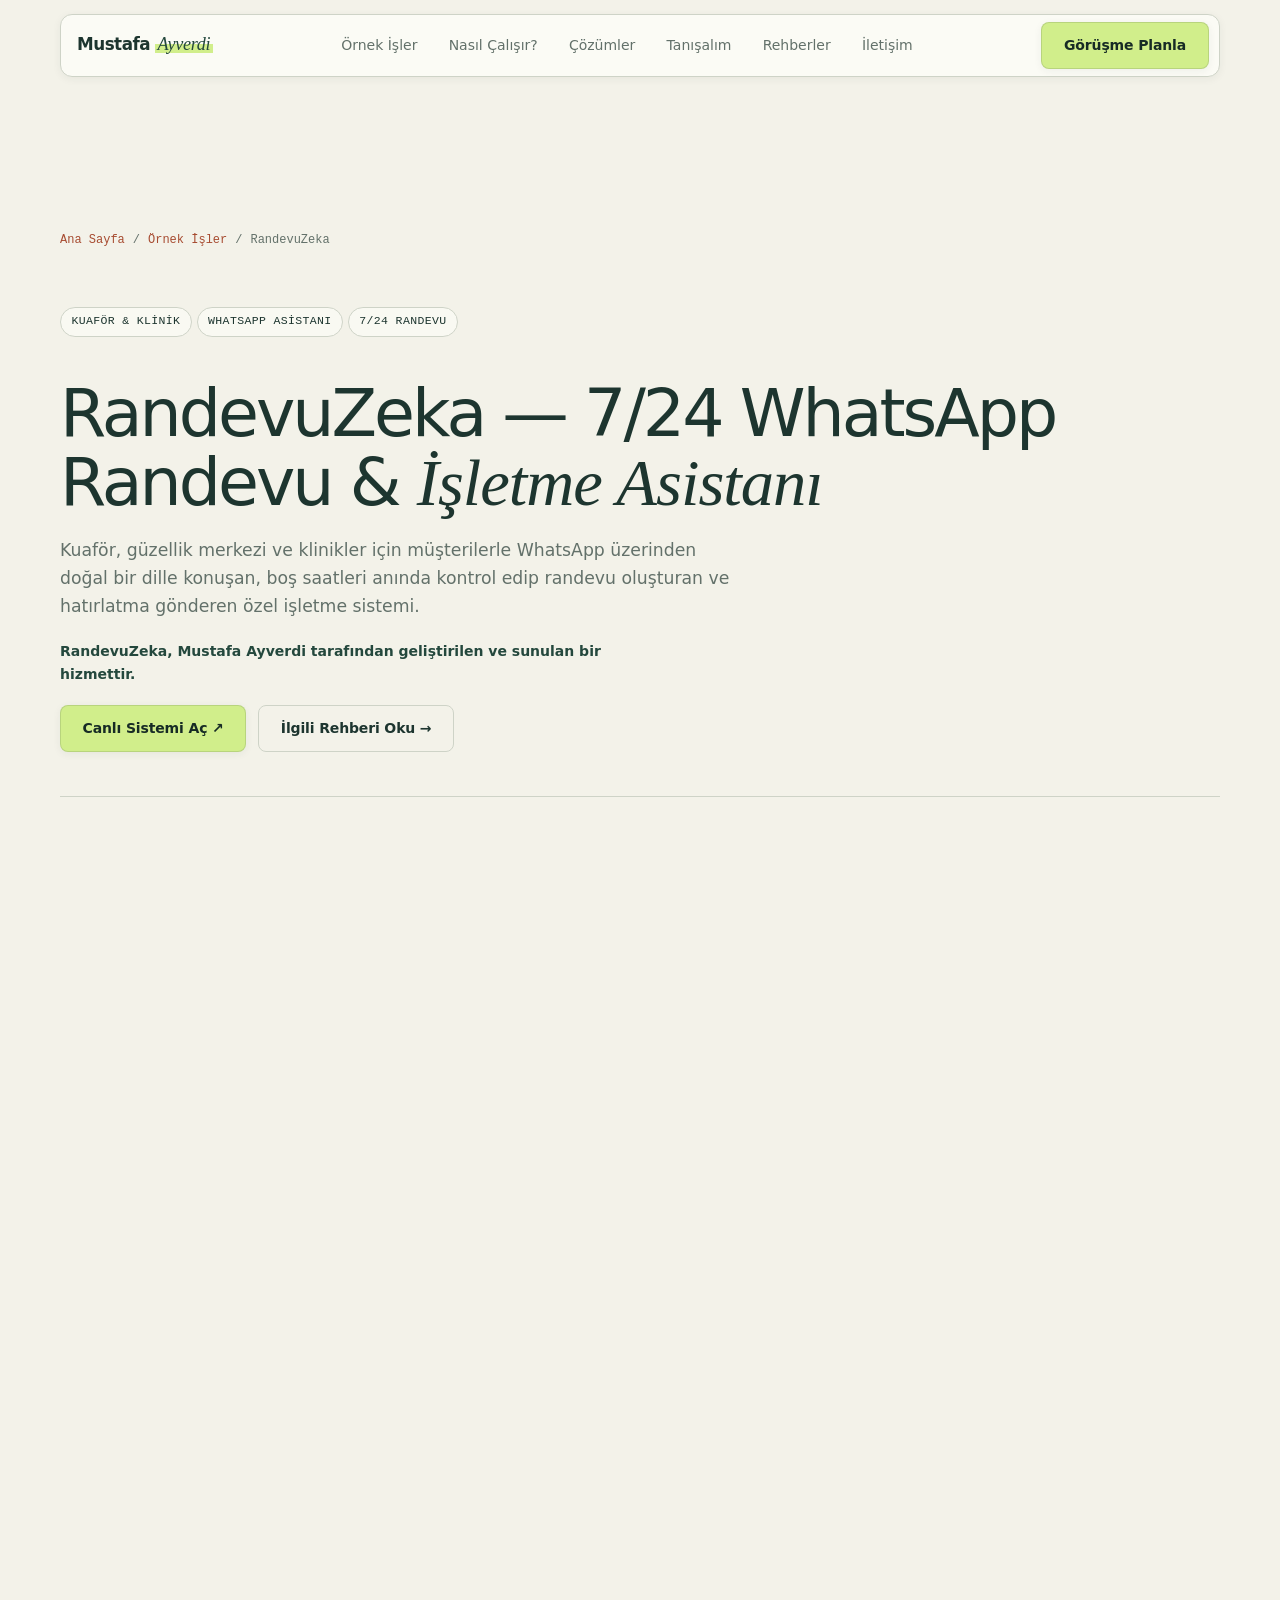
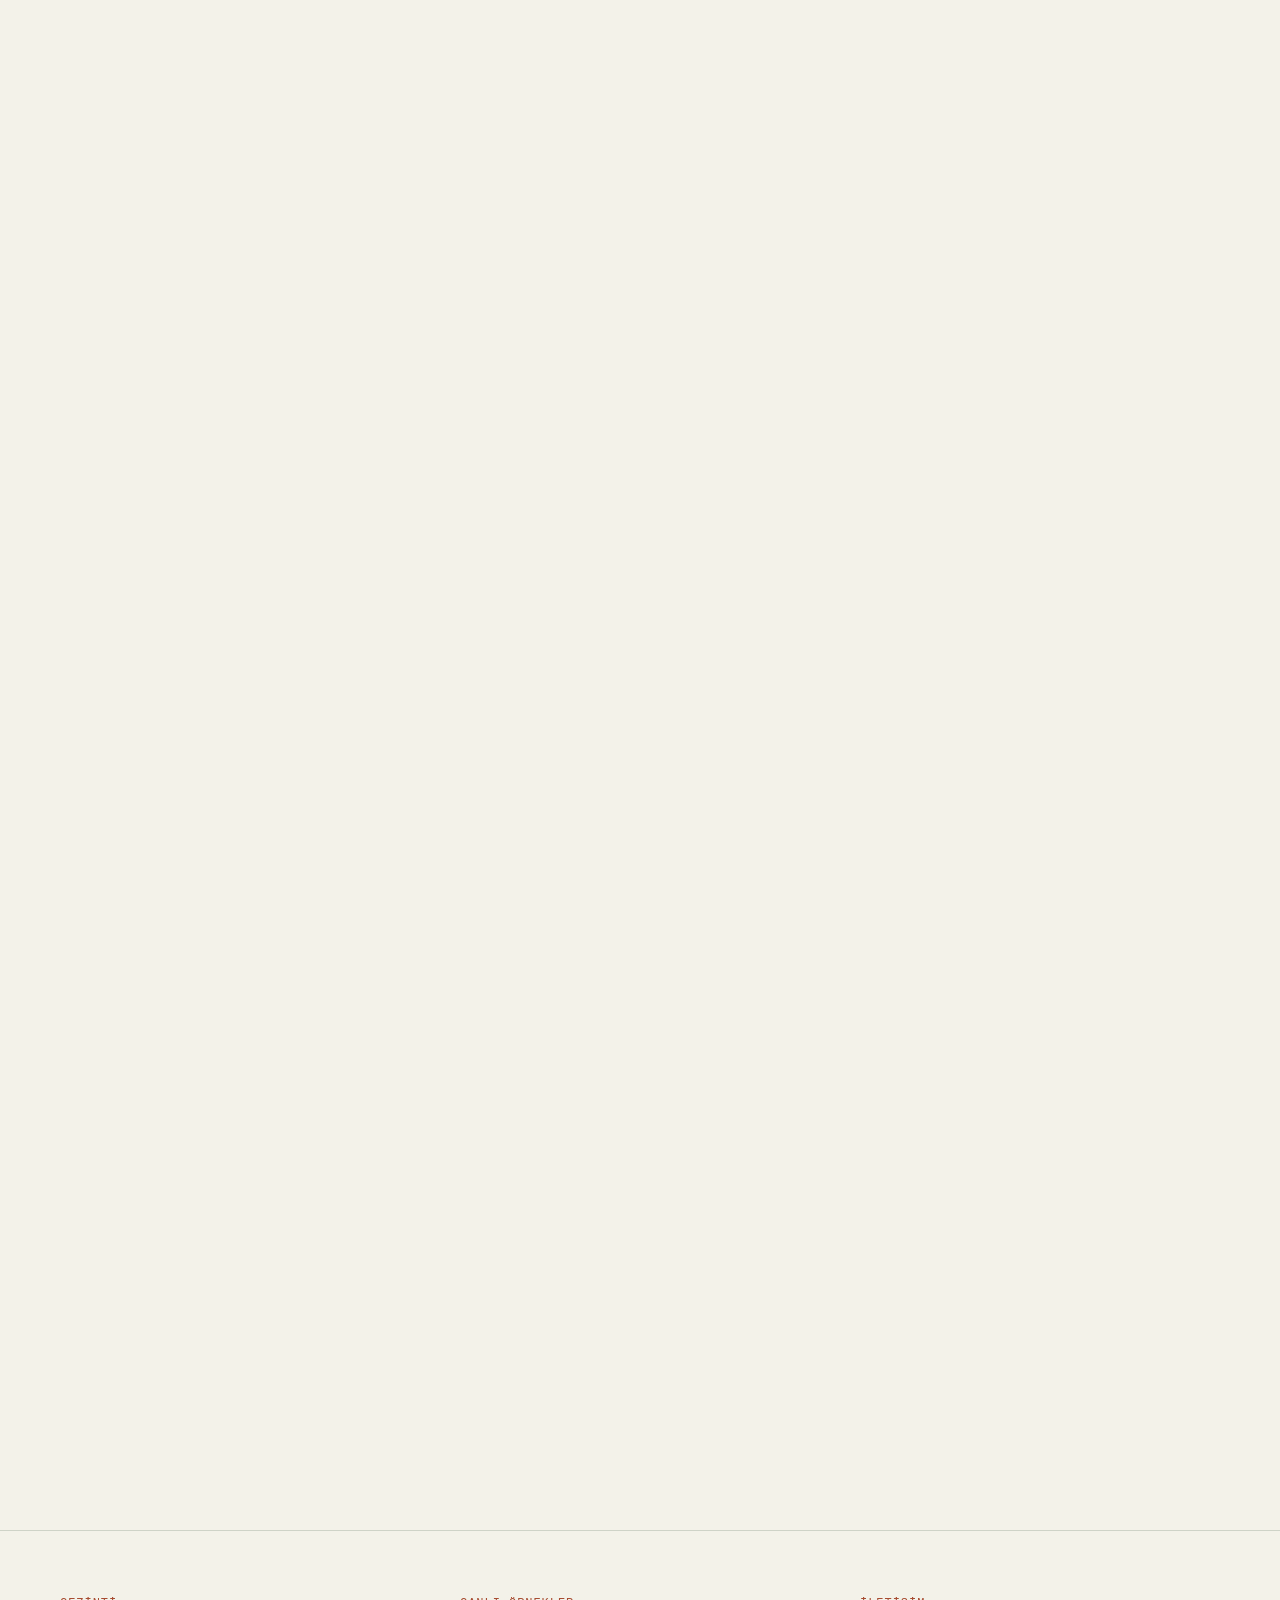
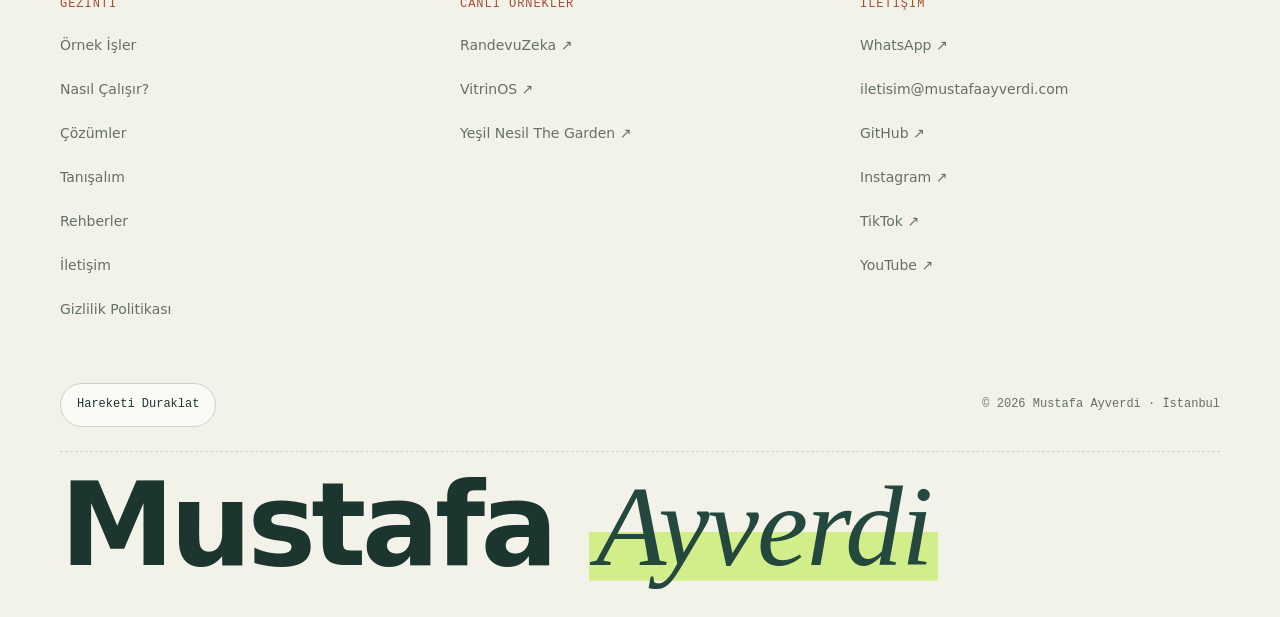
<file: projeler/randevuzeka.html>
<!DOCTYPE html>
<html lang="tr">
<head>
  <meta charset="UTF-8">
  <meta name="viewport" content="width=device-width, initial-scale=1.0">
  <meta http-equiv="Content-Security-Policy" content="default-src 'self'; script-src 'self'; style-src 'self'; img-src 'self'; font-src 'self'; connect-src 'self'; object-src 'none'; base-uri 'self'; form-action 'none'; upgrade-insecure-requests">
  <meta name="referrer" content="strict-origin-when-cross-origin">
  <title>RandevuZeka — 7/24 WhatsApp Randevu &amp; İşletme Asistanı | Mustafa Ayverdi</title>
  <meta name="description" content="Kuaför, güzellik merkezi ve klinikler için gece gündüz WhatsApp üzerinden randevu alan, boş saatleri kontrol eden ve hatırlatma gönderen akıllı randevu sistemi.">
  <meta name="author" content="Mustafa Ayverdi">
  <meta name="theme-color" content="#f3f2e9">
  <link rel="canonical" href="https://mustafaayverdi.com/projeler/randevuzeka">
  <link rel="icon" href="../assets/img/favicon.svg" type="image/svg+xml">

  <meta property="og:type" content="article">
  <meta property="og:locale" content="tr_TR">
  <meta property="og:title" content="RandevuZeka — 7/24 WhatsApp Randevu Asistanı | Mustafa Ayverdi">
  <meta property="og:description" content="Mesai dışı müşteri kaybını bitiren, çakışmasız randevu takvimi ve otomatik hatırlatmalarla çalışan işletme asistanı.">
  <meta property="og:url" content="https://mustafaayverdi.com/projeler/randevuzeka">
  <meta property="og:image" content="https://mustafaayverdi.com/assets/img/randevuzeka-scene.jpg">
  <meta property="og:image:width" content="1200">
  <meta property="og:image:height" content="670">
  <meta property="og:image:alt" content="RandevuZeka kullanan bir kuaför ve güzellik salonu işletme ortamı">

  <meta name="twitter:card" content="summary_large_image">
  <meta name="twitter:title" content="RandevuZeka — 7/24 WhatsApp Randevu Asistanı | Mustafa Ayverdi">
  <meta name="twitter:description" content="Mesai dışı müşteri kaybını bitiren, çakışmasız randevu takvimi ve otomatik hatırlatmalarla çalışan işletme asistanı.">
  <meta name="twitter:image" content="https://mustafaayverdi.com/assets/img/randevuzeka-scene.jpg">
  <meta name="twitter:image:alt" content="RandevuZeka kullanan bir kuaför ve güzellik salonu işletme ortamı">

  <link rel="stylesheet" href="../css/main.css">
  <script type="module" src="../js/main.js"></script>
</head>
<body>
  <div class="reading-progress" data-reading-progress aria-hidden="true"></div>
  <a class="skip-link" href="#main-content">İçeriğe geç</a>

  <header class="site-header">
    <div class="wrap">
      <nav class="nav-card" aria-label="Ana gezinme">
        <a class="brand" href="../" aria-label="Mustafa Ayverdi ana sayfa">
          <span class="brand-name">Mustafa <em>Ayverdi</em></span>
        </a>

        <div class="nav-links">
          <a href="../#projeler">Örnek İşler</a>
          <a href="../#simulator">Nasıl Çalışır?</a>
          <a href="../#cozumler">Çözümler</a>
          <a href="../#tanisalim">Tanışalım</a>
          <a href="../notlar/">Rehberler</a>
          <a href="../iletisim">İletişim</a>
        </div>

        <div class="nav-actions">
          <a class="btn btn-lime nav-cta" href="../#iletisim">Görüşme Planla</a>
          <button type="button" class="nav-toggle" data-nav-toggle aria-expanded="false" aria-controls="mobile-nav" aria-label="Menüyü aç">
            <svg width="22" height="22" viewBox="0 0 24 24" fill="none" stroke="currentColor" stroke-width="1.5" stroke-linecap="round" aria-hidden="true">
              <line x1="4" y1="7" x2="20" y2="7"></line>
              <line x1="4" y1="12" x2="20" y2="12"></line>
              <line x1="4" y1="17" x2="20" y2="17"></line>
            </svg>
          </button>
        </div>
      </nav>
    </div>

    <div id="mobile-nav" class="mobile-drawer" hidden>
      <div class="wrap mobile-drawer-inner">
        <a href="../#projeler">Örnek İşler</a>
        <a href="../#simulator">Nasıl Çalışır?</a>
        <a href="../#cozumler">Çözümler</a>
        <a href="../#tanisalim">Tanışalım</a>
        <a href="../notlar/">Rehberler</a>
        <a href="../iletisim">İletişim</a>
        <a class="btn btn-lime" href="../#iletisim">Görüşme Planla</a>
      </div>
    </div>
  </header>

  <main id="main-content" class="article-main">
    <article class="wrap article-shell" itemscope itemtype="https://schema.org/Article">
      <header class="article-hero">
        <nav class="breadcrumb mono" aria-label="Sayfa yolu">
          <a href="../">Ana Sayfa</a>
          <span aria-hidden="true">/</span>
          <a href="../#projeler">Örnek İşler</a>
          <span aria-hidden="true">/</span>
          <span>RandevuZeka</span>
        </nav>

        <div class="case-tags">
          <span class="tag">KUAFÖR &amp; KLİNİK</span>
          <span class="tag">WHATSAPP ASİSTANI</span>
          <span class="tag">7/24 RANDEVU</span>
        </div>

        <h1 itemprop="headline">RandevuZeka — 7/24 WhatsApp Randevu &amp; <em>İşletme Asistanı</em></h1>
        <p class="article-lead" itemprop="description">
          Kuaför, güzellik merkezi ve klinikler için müşterilerle WhatsApp üzerinden doğal bir dille konuşan, boş saatleri anında kontrol edip randevu oluşturan ve hatırlatma gönderen özel işletme sistemi.
        </p>
        <p class="case-owner">RandevuZeka, Mustafa Ayverdi tarafından geliştirilen ve sunulan bir hizmettir.</p>

        <div class="article-actions">
          <a class="btn btn-lime" href="https://randevu.n8n-mustafa.me/" target="_blank" rel="noopener noreferrer">
            Canlı Sistemi Aç ↗
          </a>
          <a class="btn btn-outline" href="../notlar/multi-tenant-whatsapp-ai">
            İlgili Rehberi Oku →
          </a>
        </div>
      </header>

      <section class="visual-showcase-grid" data-reveal aria-label="RandevuZeka görsel önizlemeleri">
        <figure class="visual-figure">
          <img
            src="../assets/img/randevuzeka-scene.webp"
            alt="RandevuZeka kullanan bir kuaför ve güzellik salonu işletme ortamı"
            width="1280"
            height="720"
            loading="lazy"
          >
          <figcaption><strong>Gerçek Kullanım Ortamı</strong> — Yoğun salon temposunda WhatsApp talepleri kesintisiz karşılanır.</figcaption>
        </figure>
        <figure class="visual-figure">
          <img
            src="../assets/img/randevuzeka-real.webp"
            alt="RandevuZeka canlı randevu takvimi ve işletme yönetim ekranı"
            width="1280"
            height="720"
            loading="lazy"
          >
          <figcaption><strong>Canlı Ürün Arayüzü (Gerçek Ekran Görüntüsü)</strong> — Tüm randevular, müşteri geçmişi ve günlük plan tek ekranda.</figcaption>
        </figure>
      </section>

      <div class="article-specs" data-reveal>
        <div class="spec-item">
          <span class="mono">CANLI ADRES</span>
          <strong>randevu.n8n-mustafa.me</strong>
        </div>
        <div class="spec-item">
          <span class="mono">İLETİŞİM KANALI</span>
          <strong>WhatsApp Üzerinden 7/24 Yanıt</strong>
        </div>
        <div class="spec-item">
          <span class="mono">TAKVİM KONTROLÜ</span>
          <strong>Çakışmasız Akıllı Saat Planlama</strong>
        </div>
        <div class="spec-item">
          <span class="mono">YÖNETİM EKRANI</span>
          <strong>Masaüstü &amp; Mobil Uyumlu Panel</strong>
        </div>
      </div>

      <div class="article-body">
        <section data-reveal>
          <h2>İşletmelerin Yaşadığı Sorun</h2>
          <p>
            Kuaför, güzellik merkezi ve kliniklere gelen randevu taleplerinin büyük bölümü akşam saatlerinde veya işin en yoğun olduğu anlarda WhatsApp'tan gelir. Müşteriyle ilgilenirken telefona bakamamak ya da gece gelen mesaja ertesi gün öğlen dönmek, müşterinin başka bir yere gitmesine yol açar.
          </p>
          <p>
            Defter veya dağınık mesajlaşma üzerinden takip yapıldığında ise aynı saate iki farklı müşteri yazılması, randevuların unutulması ve uzman saatlerinin karışması gibi sorunlar yaşanır.
          </p>
        </section>

        <section data-reveal>
          <h2>RandevuZeka Size Ne Kazandırır?</h2>
          <ul>
            <li><strong>Gece Gündüz Kesintisiz Karşılama:</strong> Müşteriniz saat kaçta yazarsa yazsın saniyeler içinde sıcak ve doğru bir yanıt alır.</li>
            <li><strong>Sıfır Çift Randevu Hatası:</strong> Sistem sadece gerçekten müsait olan saatleri ve ilgili uzmanı önerir; dolu saatlere asla randevu yazmaz.</li>
            <li><strong>Kolay İptal ve Değişiklik:</strong> Müşteri saatini değiştirmek istediğinde telefon trafiği olmadan WhatsApp üzerinden yeni saate aktarılır.</li>
            <li><strong>Unutmayı Önleyen Hatırlatmalar:</strong> Randevu öncesi giden nazik teyit mesajları sayesinde boş kalan koltuk sayısı en aza iner.</li>
          </ul>
        </section>

        <section data-reveal>
          <h2>Tek Ekrandan Rahat Yönetim</h2>
          <p>
            RandevuZeka yalnızca WhatsApp'ta cevap veren bir asistan değildir; işletme sahibinin ve ekibin günlük işini kolaylaştıran sade bir yönetim ekranı sunar:
          </p>
          <ul>
            <li><strong>Sürükle-Bırak Takvim:</strong> Randevuları tek dokunuşla taşıyın, süresini uzatın veya yeni randevu ekleyin.</li>
            <li><strong>Müşteri Geçmişi:</strong> Müşterinin daha önce aldığı hizmetleri, kalan seanslarını ve özel notlarını (alerji, tercih vb.) tek yerde görün.</li>
            <li><strong>Günlük &amp; Aylık Ciro Takibi:</strong> İşletmenizin gelir durumunu ve en çok talep gören hizmetleri anında izleyin.</li>
            <li><strong>Sektöre Uygun Dil:</strong> Güzellik salonu, berber, diş kliniği veya diyetisyen ofisi olmanıza göre tüm başlıklar işletmenizin diline uyum sağlar.</li>
          </ul>
        </section>
      </div>

      <section class="cta-card" data-reveal aria-label="RandevuZeka için iletişime geç">
        <p class="mono section-fig section-fig--light">İŞLETMENİZE UYARLAYALIM</p>
        <h2>Salonunuz veya kliniğiniz için <em>7/24 çalışan</em> bir randevu asistanı ister misiniz?</h2>
        <p class="cta-lead">
          Hizmetlerinizi ve çalışma saatlerinizi paylaşın, işletmenize özel sistemi birlikte kuralım.
        </p>
        <div class="cta-actions">
          <a class="btn btn-lime" href="https://wa.me/905510653051" target="_blank" rel="noopener noreferrer">
            WhatsApp'tan Bilgi Al ↗
          </a>
          <a class="btn btn-outline-light" href="../#projeler">Diğer İşlere Dön</a>
        </div>
      </section>
    </article>
  </main>

  <footer class="site-footer">
    <div class="wrap">
      <div class="footer-grid">
        <div class="footer-col">
          <p class="mono footer-label">GEZİNTİ</p>
          <ul>
            <li><a href="../#projeler">Örnek İşler</a></li>
            <li><a href="../#simulator">Nasıl Çalışır?</a></li>
            <li><a href="../#cozumler">Çözümler</a></li>
            <li><a href="../#tanisalim">Tanışalım</a></li>
            <li><a href="../notlar/">Rehberler</a></li>
            <li><a href="../iletisim">İletişim</a></li>
            <li><a href="../gizlilik">Gizlilik Politikası</a></li>
          </ul>
        </div>
        <div class="footer-col">
          <p class="mono footer-label">CANLI ÖRNEKLER</p>
          <ul>
            <li><a href="https://randevu.n8n-mustafa.me/" target="_blank" rel="noopener noreferrer">RandevuZeka ↗</a></li>
            <li><a href="https://vitrinos.n8n-mustafa.me/" target="_blank" rel="noopener noreferrer">VitrinOS ↗</a></li>
            <li><a href="https://yesilnesilthegarden.com/" target="_blank" rel="noopener noreferrer">Yeşil Nesil The Garden ↗</a></li>
          </ul>
        </div>
        <div class="footer-col">
          <p class="mono footer-label">İLETİŞİM</p>
          <ul>
            <li><a href="https://wa.me/905510653051" target="_blank" rel="noopener noreferrer">WhatsApp ↗</a></li>
            <li><a href="mailto:iletisim@mustafaayverdi.com">iletisim@mustafaayverdi.com</a></li>
            <li><a href="https://github.com/locko6634-mustafa" target="_blank" rel="noopener noreferrer">GitHub ↗</a></li>
            <li><a href="https://www.instagram.com/mustafaayverdi.dev/" target="_blank" rel="me noopener noreferrer" aria-label="Instagram">Instagram ↗</a></li>
            <li><a href="https://www.tiktok.com/@mustafaayverdi.dev" target="_blank" rel="me noopener noreferrer" aria-label="TikTok">TikTok ↗</a></li>
            <li><a href="https://www.youtube.com/@mustafaayverdidev" target="_blank" rel="me noopener noreferrer" aria-label="YouTube">YouTube ↗</a></li>
          </ul>
        </div>
      </div>
      <div class="footer-meta">
        <button type="button" class="motion-toggle" data-motion-toggle aria-pressed="false">Hareketi Duraklat</button>
        <p class="mono">© 2026 Mustafa Ayverdi · İstanbul</p>
      </div>
      <p class="footer-wordmark" aria-hidden="true">Mustafa <em>Ayverdi</em></p>
    </div>
  </footer>
</body>
</html>
</file>
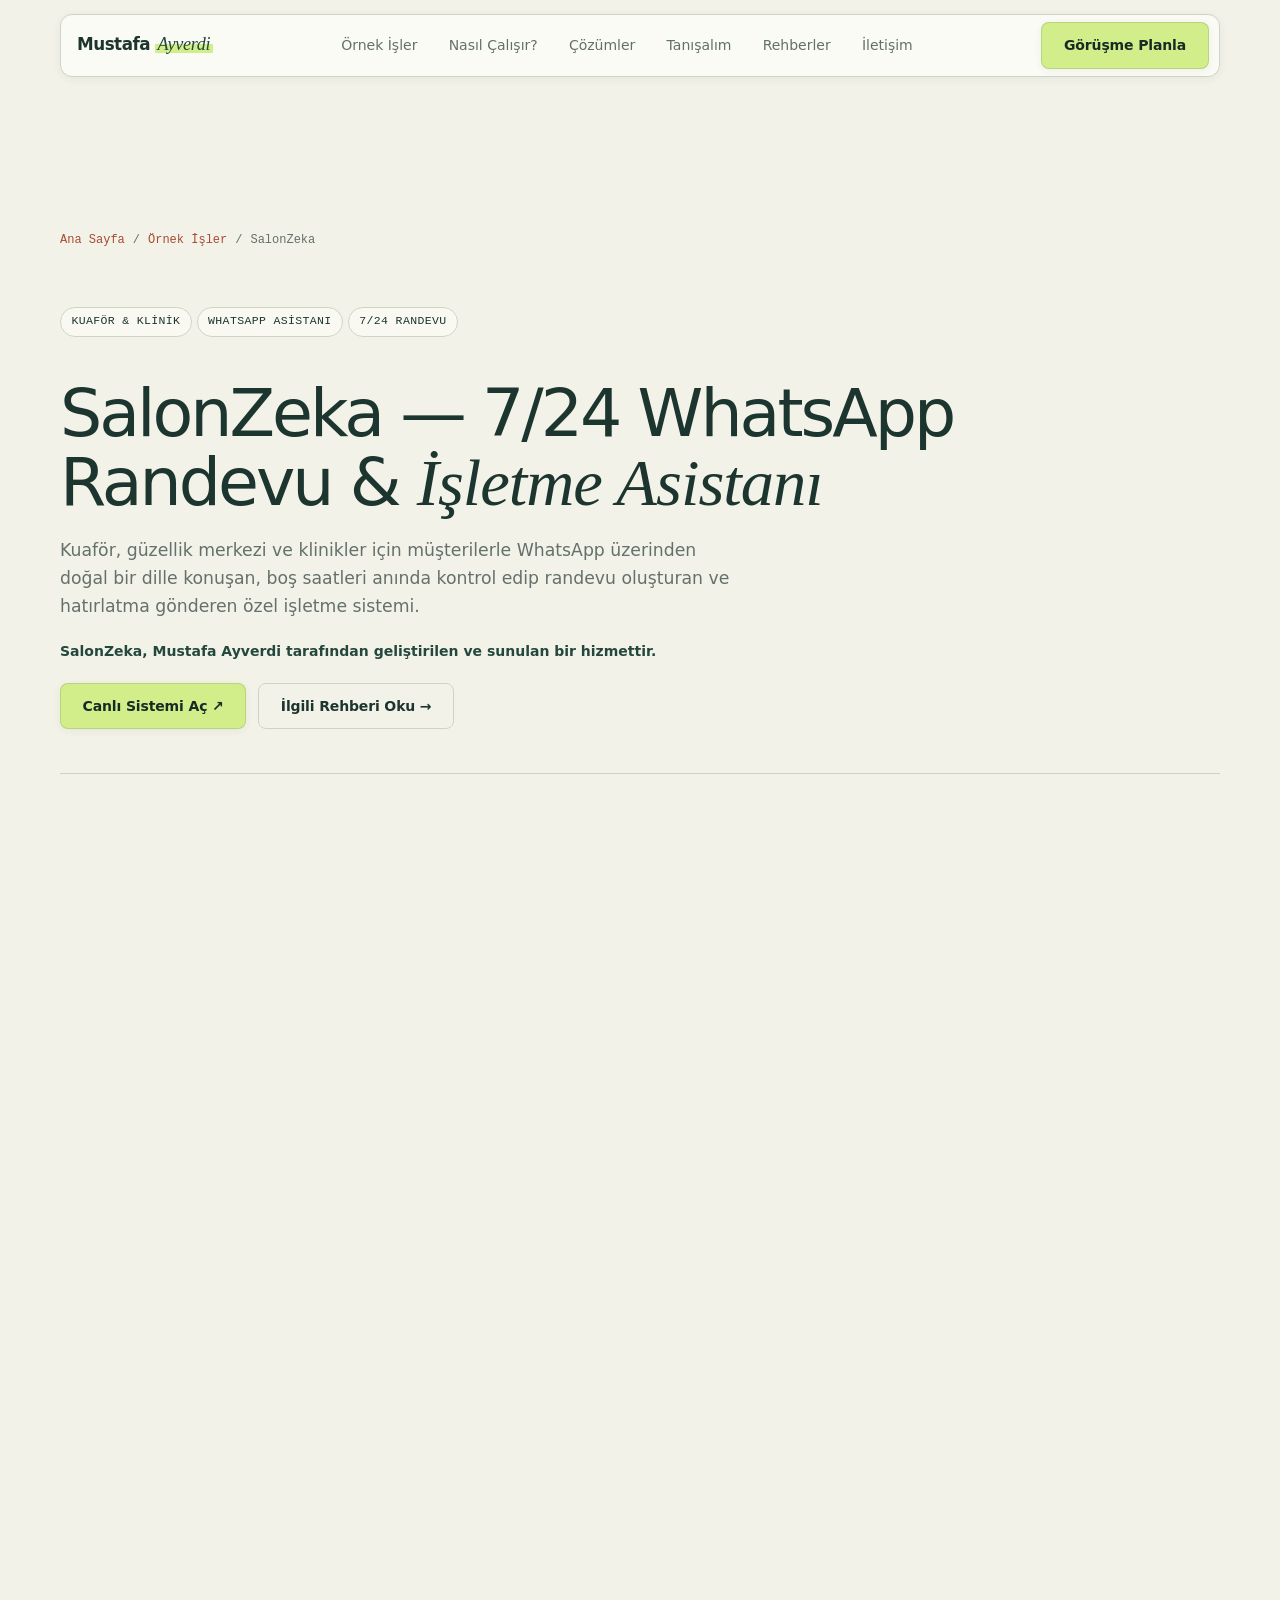
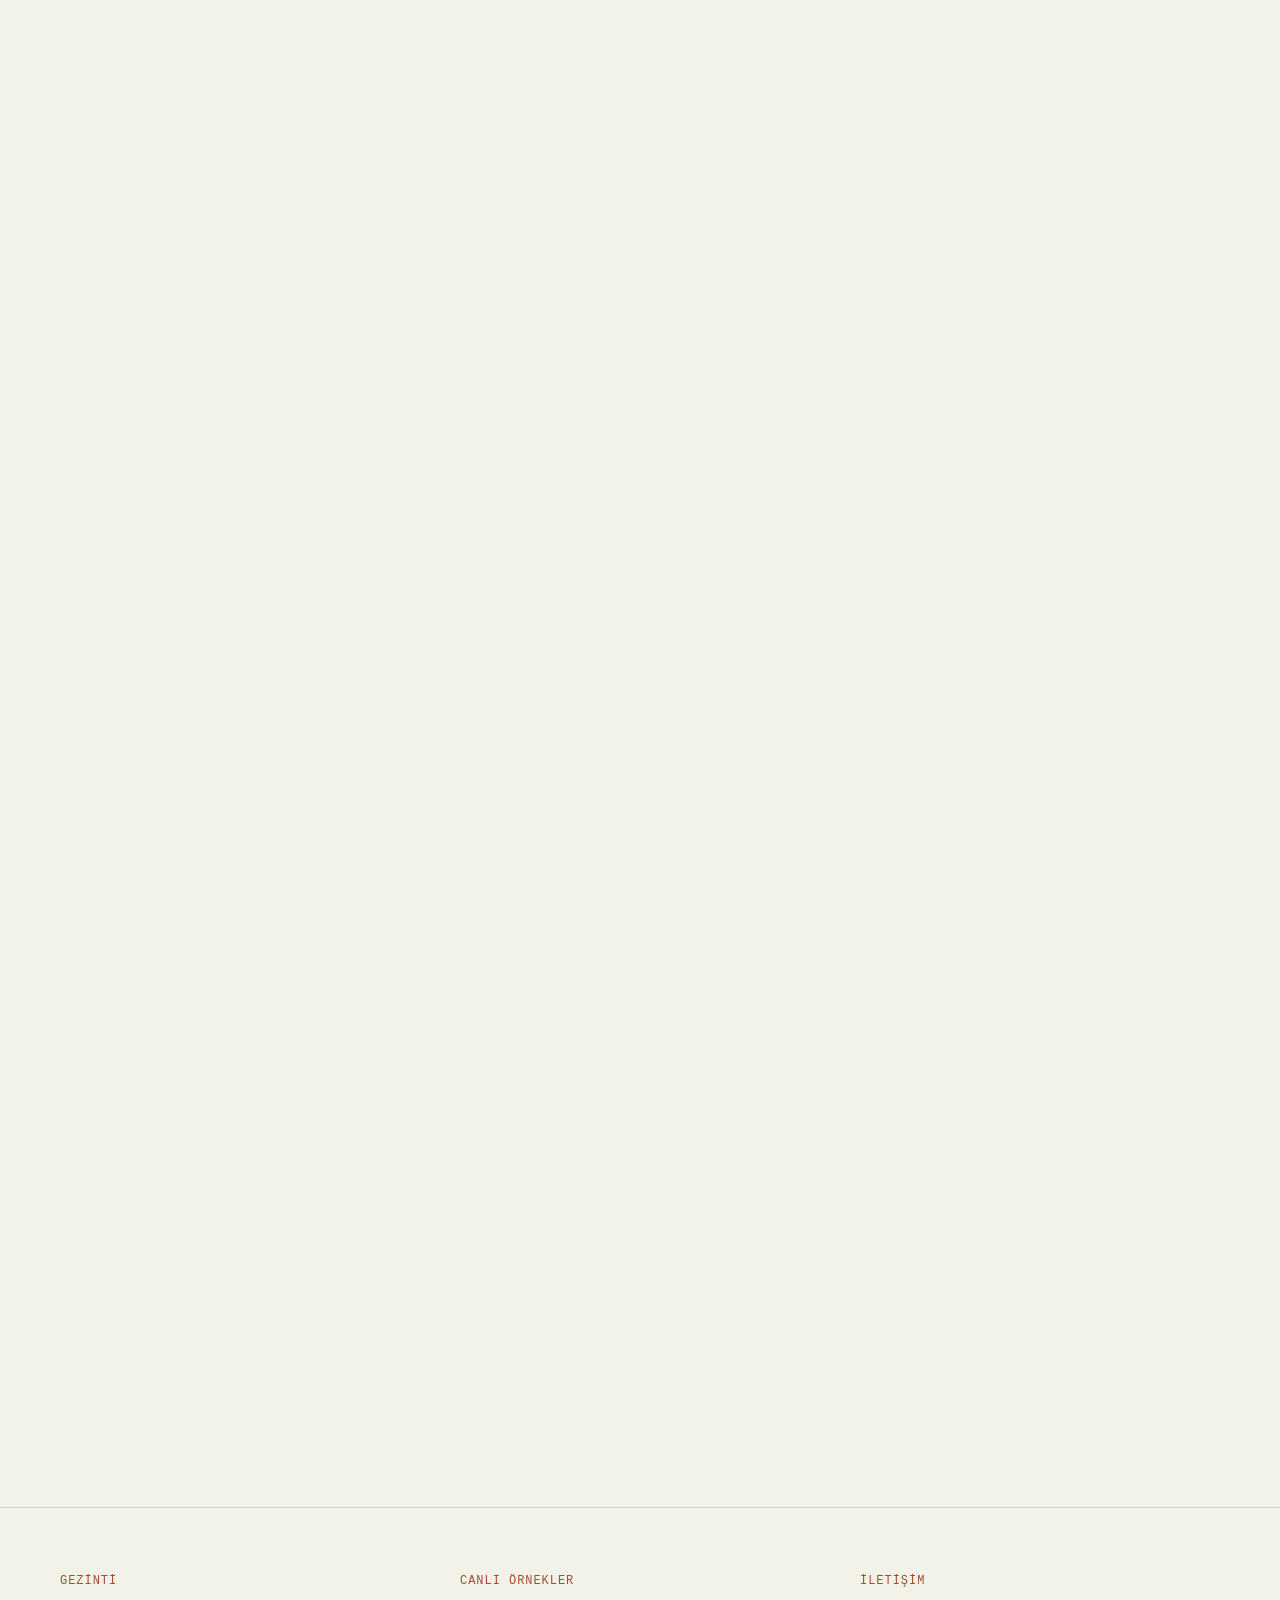
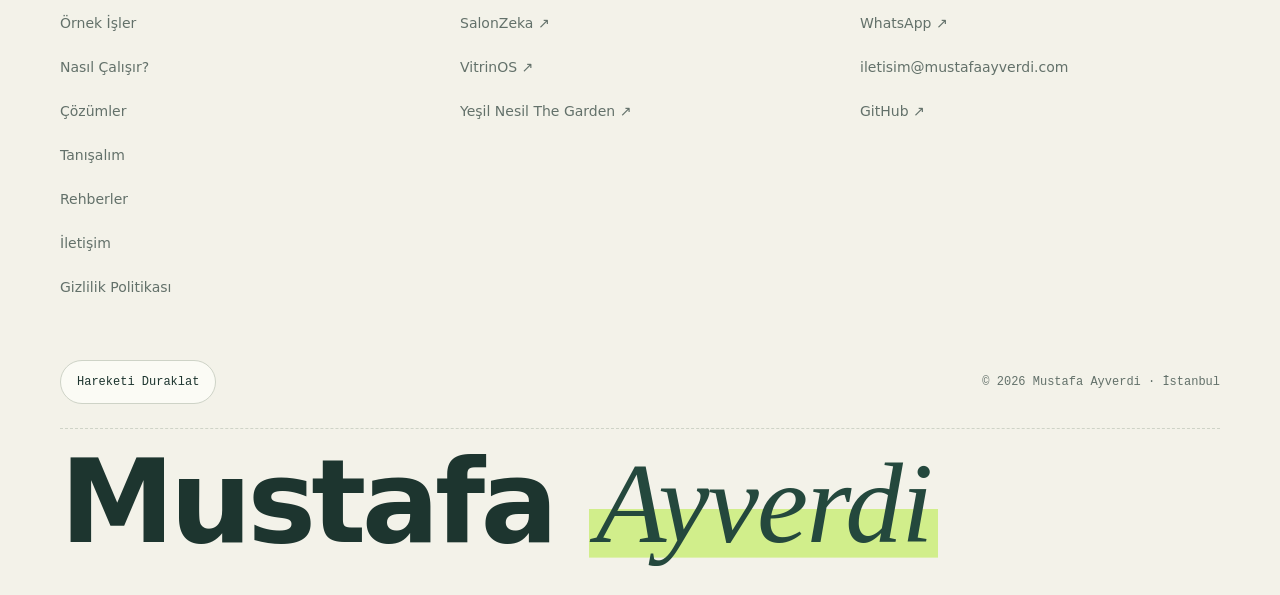
<file: projeler/salonzeka.html>
<!DOCTYPE html>
<html lang="tr">
<head>
  <meta charset="UTF-8">
  <meta name="viewport" content="width=device-width, initial-scale=1.0">
  <meta http-equiv="Content-Security-Policy" content="default-src 'self'; script-src 'self'; style-src 'self'; img-src 'self'; font-src 'self'; connect-src 'self'; object-src 'none'; base-uri 'self'; form-action 'none'; upgrade-insecure-requests">
  <meta name="referrer" content="strict-origin-when-cross-origin">
  <title>SalonZeka — 7/24 WhatsApp Randevu &amp; İşletme Asistanı | Mustafa Ayverdi</title>
  <meta name="description" content="Kuaför, güzellik merkezi ve klinikler için gece gündüz WhatsApp üzerinden randevu alan, boş saatleri kontrol eden ve hatırlatma gönderen akıllı randevu sistemi.">
  <meta name="author" content="Mustafa Ayverdi">
  <meta name="theme-color" content="#f3f2e9">
  <link rel="canonical" href="https://mustafaayverdi.com/projeler/salonzeka">
  <link rel="icon" href="../assets/img/favicon.svg" type="image/svg+xml">

  <meta property="og:type" content="article">
  <meta property="og:locale" content="tr_TR">
  <meta property="og:title" content="SalonZeka — 7/24 WhatsApp Randevu Asistanı | Mustafa Ayverdi">
  <meta property="og:description" content="Mesai dışı müşteri kaybını bitiren, çakışmasız randevu takvimi ve otomatik hatırlatmalarla çalışan işletme asistanı.">
  <meta property="og:url" content="https://mustafaayverdi.com/projeler/salonzeka">
  <meta property="og:image" content="https://mustafaayverdi.com/assets/img/salonzeka-scene.jpg">
  <meta property="og:image:width" content="1200">
  <meta property="og:image:height" content="670">
  <meta property="og:image:alt" content="SalonZeka kullanan bir kuaför ve güzellik salonu işletme ortamı">

  <meta name="twitter:card" content="summary_large_image">
  <meta name="twitter:title" content="SalonZeka — 7/24 WhatsApp Randevu Asistanı | Mustafa Ayverdi">
  <meta name="twitter:description" content="Mesai dışı müşteri kaybını bitiren, çakışmasız randevu takvimi ve otomatik hatırlatmalarla çalışan işletme asistanı.">
  <meta name="twitter:image" content="https://mustafaayverdi.com/assets/img/salonzeka-scene.jpg">
  <meta name="twitter:image:alt" content="SalonZeka kullanan bir kuaför ve güzellik salonu işletme ortamı">

  <link rel="stylesheet" href="../css/main.css">
  <script type="module" src="../js/main.js"></script>
</head>
<body>
  <div class="reading-progress" data-reading-progress aria-hidden="true"></div>
  <a class="skip-link" href="#main-content">İçeriğe geç</a>

  <header class="site-header">
    <div class="wrap">
      <nav class="nav-card" aria-label="Ana gezinme">
        <a class="brand" href="../" aria-label="Mustafa Ayverdi ana sayfa">
          <span class="brand-name">Mustafa <em>Ayverdi</em></span>
        </a>

        <div class="nav-links">
          <a href="../#projeler">Örnek İşler</a>
          <a href="../#simulator">Nasıl Çalışır?</a>
          <a href="../#cozumler">Çözümler</a>
          <a href="../#tanisalim">Tanışalım</a>
          <a href="../notlar/">Rehberler</a>
          <a href="../iletisim">İletişim</a>
        </div>

        <div class="nav-actions">
          <a class="btn btn-lime nav-cta" href="../#iletisim">Görüşme Planla</a>
          <button type="button" class="nav-toggle" data-nav-toggle aria-expanded="false" aria-controls="mobile-nav" aria-label="Menüyü aç">
            <svg width="22" height="22" viewBox="0 0 24 24" fill="none" stroke="currentColor" stroke-width="1.5" stroke-linecap="round" aria-hidden="true">
              <line x1="4" y1="7" x2="20" y2="7"></line>
              <line x1="4" y1="12" x2="20" y2="12"></line>
              <line x1="4" y1="17" x2="20" y2="17"></line>
            </svg>
          </button>
        </div>
      </nav>
    </div>

    <div id="mobile-nav" class="mobile-drawer" hidden>
      <div class="wrap mobile-drawer-inner">
        <a href="../#projeler">Örnek İşler</a>
        <a href="../#simulator">Nasıl Çalışır?</a>
        <a href="../#cozumler">Çözümler</a>
        <a href="../#tanisalim">Tanışalım</a>
        <a href="../notlar/">Rehberler</a>
        <a href="../iletisim">İletişim</a>
        <a class="btn btn-lime" href="../#iletisim">Görüşme Planla</a>
      </div>
    </div>
  </header>

  <main id="main-content" class="article-main">
    <article class="wrap article-shell" itemscope itemtype="https://schema.org/Article">
      <header class="article-hero">
        <nav class="breadcrumb mono" aria-label="Sayfa yolu">
          <a href="../">Ana Sayfa</a>
          <span aria-hidden="true">/</span>
          <a href="../#projeler">Örnek İşler</a>
          <span aria-hidden="true">/</span>
          <span>SalonZeka</span>
        </nav>

        <div class="case-tags">
          <span class="tag">KUAFÖR &amp; KLİNİK</span>
          <span class="tag">WHATSAPP ASİSTANI</span>
          <span class="tag">7/24 RANDEVU</span>
        </div>

        <h1 itemprop="headline">SalonZeka — 7/24 WhatsApp Randevu &amp; <em>İşletme Asistanı</em></h1>
        <p class="article-lead" itemprop="description">
          Kuaför, güzellik merkezi ve klinikler için müşterilerle WhatsApp üzerinden doğal bir dille konuşan, boş saatleri anında kontrol edip randevu oluşturan ve hatırlatma gönderen özel işletme sistemi.
        </p>
        <p class="case-owner">SalonZeka, Mustafa Ayverdi tarafından geliştirilen ve sunulan bir hizmettir.</p>

        <div class="article-actions">
          <a class="btn btn-lime" href="https://randevu.n8n-mustafa.me/" target="_blank" rel="noopener noreferrer">
            Canlı Sistemi Aç ↗
          </a>
          <a class="btn btn-outline" href="../notlar/multi-tenant-whatsapp-ai">
            İlgili Rehberi Oku →
          </a>
        </div>
      </header>

      <section class="visual-showcase-grid" data-reveal aria-label="SalonZeka görsel önizlemeleri">
        <figure class="visual-figure">
          <img
            src="../assets/img/salonzeka-scene.webp"
            alt="SalonZeka kullanan bir kuaför ve güzellik salonu işletme ortamı"
            width="1280"
            height="720"
            loading="lazy"
          >
          <figcaption><strong>Gerçek Kullanım Ortamı</strong> — Yoğun salon temposunda WhatsApp talepleri kesintisiz karşılanır.</figcaption>
        </figure>
        <figure class="visual-figure">
          <img
            src="../assets/img/salonzeka-real.webp"
            alt="SalonZeka canlı randevu takvimi ve işletme yönetim ekranı"
            width="1280"
            height="720"
            loading="lazy"
          >
          <figcaption><strong>Canlı Ürün Arayüzü (Gerçek Ekran Görüntüsü)</strong> — Tüm randevular, müşteri geçmişi ve günlük plan tek ekranda.</figcaption>
        </figure>
      </section>

      <div class="article-specs" data-reveal>
        <div class="spec-item">
          <span class="mono">CANLI ADRES</span>
          <strong>randevu.n8n-mustafa.me</strong>
        </div>
        <div class="spec-item">
          <span class="mono">İLETİŞİM KANALI</span>
          <strong>WhatsApp Üzerinden 7/24 Yanıt</strong>
        </div>
        <div class="spec-item">
          <span class="mono">TAKVİM KONTROLÜ</span>
          <strong>Çakışmasız Akıllı Saat Planlama</strong>
        </div>
        <div class="spec-item">
          <span class="mono">YÖNETİM EKRANI</span>
          <strong>Masaüstü &amp; Mobil Uyumlu Panel</strong>
        </div>
      </div>

      <div class="article-body">
        <section data-reveal>
          <h2>İşletmelerin Yaşadığı Sorun</h2>
          <p>
            Kuaför, güzellik merkezi ve kliniklere gelen randevu taleplerinin büyük bölümü akşam saatlerinde veya işin en yoğun olduğu anlarda WhatsApp'tan gelir. Müşteriyle ilgilenirken telefona bakamamak ya da gece gelen mesaja ertesi gün öğlen dönmek, müşterinin başka bir yere gitmesine yol açar.
          </p>
          <p>
            Defter veya dağınık mesajlaşma üzerinden takip yapıldığında ise aynı saate iki farklı müşteri yazılması, randevuların unutulması ve uzman saatlerinin karışması gibi sorunlar yaşanır.
          </p>
        </section>

        <section data-reveal>
          <h2>SalonZeka Size Ne Kazandırır?</h2>
          <ul>
            <li><strong>Gece Gündüz Kesintisiz Karşılama:</strong> Müşteriniz saat kaçta yazarsa yazsın saniyeler içinde sıcak ve doğru bir yanıt alır.</li>
            <li><strong>Sıfır Çift Randevu Hatası:</strong> Sistem sadece gerçekten müsait olan saatleri ve ilgili uzmanı önerir; dolu saatlere asla randevu yazmaz.</li>
            <li><strong>Kolay İptal ve Değişiklik:</strong> Müşteri saatini değiştirmek istediğinde telefon trafiği olmadan WhatsApp üzerinden yeni saate aktarılır.</li>
            <li><strong>Unutmayı Önleyen Hatırlatmalar:</strong> Randevu öncesi giden nazik teyit mesajları sayesinde boş kalan koltuk sayısı en aza iner.</li>
          </ul>
        </section>

        <section data-reveal>
          <h2>Tek Ekrandan Rahat Yönetim</h2>
          <p>
            SalonZeka yalnızca WhatsApp'ta cevap veren bir asistan değildir; işletme sahibinin ve ekibin günlük işini kolaylaştıran sade bir yönetim ekranı sunar:
          </p>
          <ul>
            <li><strong>Sürükle-Bırak Takvim:</strong> Randevuları tek dokunuşla taşıyın, süresini uzatın veya yeni randevu ekleyin.</li>
            <li><strong>Müşteri Geçmişi:</strong> Müşterinin daha önce aldığı hizmetleri, kalan seanslarını ve özel notlarını (alerji, tercih vb.) tek yerde görün.</li>
            <li><strong>Günlük &amp; Aylık Ciro Takibi:</strong> İşletmenizin gelir durumunu ve en çok talep gören hizmetleri anında izleyin.</li>
            <li><strong>Sektöre Uygun Dil:</strong> Güzellik salonu, berber, diş kliniği veya diyetisyen ofisi olmanıza göre tüm başlıklar işletmenizin diline uyum sağlar.</li>
          </ul>
        </section>
      </div>

      <section class="cta-card" data-reveal aria-label="SalonZeka için iletişime geç">
        <p class="mono section-fig section-fig--light">İŞLETMENİZE UYARLAYALIM</p>
        <h2>Salonunuz veya kliniğiniz için <em>7/24 çalışan</em> bir randevu asistanı ister misiniz?</h2>
        <p class="cta-lead">
          Hizmetlerinizi ve çalışma saatlerinizi paylaşın, işletmenize özel sistemi birlikte kuralım.
        </p>
        <div class="cta-actions">
          <a class="btn btn-lime" href="https://wa.me/905510653051" target="_blank" rel="noopener noreferrer">
            WhatsApp'tan Bilgi Al ↗
          </a>
          <a class="btn btn-outline-light" href="../#projeler">Diğer İşlere Dön</a>
        </div>
      </section>
    </article>
  </main>

  <footer class="site-footer">
    <div class="wrap">
      <div class="footer-grid">
        <div class="footer-col">
          <p class="mono footer-label">GEZİNTİ</p>
          <ul>
            <li><a href="../#projeler">Örnek İşler</a></li>
            <li><a href="../#simulator">Nasıl Çalışır?</a></li>
            <li><a href="../#cozumler">Çözümler</a></li>
            <li><a href="../#tanisalim">Tanışalım</a></li>
            <li><a href="../notlar/">Rehberler</a></li>
            <li><a href="../iletisim">İletişim</a></li>
            <li><a href="../gizlilik">Gizlilik Politikası</a></li>
          </ul>
        </div>
        <div class="footer-col">
          <p class="mono footer-label">CANLI ÖRNEKLER</p>
          <ul>
            <li><a href="https://randevu.n8n-mustafa.me/" target="_blank" rel="noopener noreferrer">SalonZeka ↗</a></li>
            <li><a href="https://vitrinos.n8n-mustafa.me/" target="_blank" rel="noopener noreferrer">VitrinOS ↗</a></li>
            <li><a href="https://yesilnesilthegarden.com/" target="_blank" rel="noopener noreferrer">Yeşil Nesil The Garden ↗</a></li>
          </ul>
        </div>
        <div class="footer-col">
          <p class="mono footer-label">İLETİŞİM</p>
          <ul>
            <li><a href="https://wa.me/905510653051" target="_blank" rel="noopener noreferrer">WhatsApp ↗</a></li>
            <li><a href="mailto:iletisim@mustafaayverdi.com">iletisim@mustafaayverdi.com</a></li>
            <li><a href="https://github.com/locko6634-mustafa" target="_blank" rel="noopener noreferrer">GitHub ↗</a></li>
          </ul>
        </div>
      </div>
      <div class="footer-meta">
        <button type="button" class="motion-toggle" data-motion-toggle aria-pressed="false">Hareketi Duraklat</button>
        <p class="mono">© 2026 Mustafa Ayverdi · İstanbul</p>
      </div>
      <p class="footer-wordmark" aria-hidden="true">Mustafa <em>Ayverdi</em></p>
    </div>
  </footer>
</body>
</html>
</file>
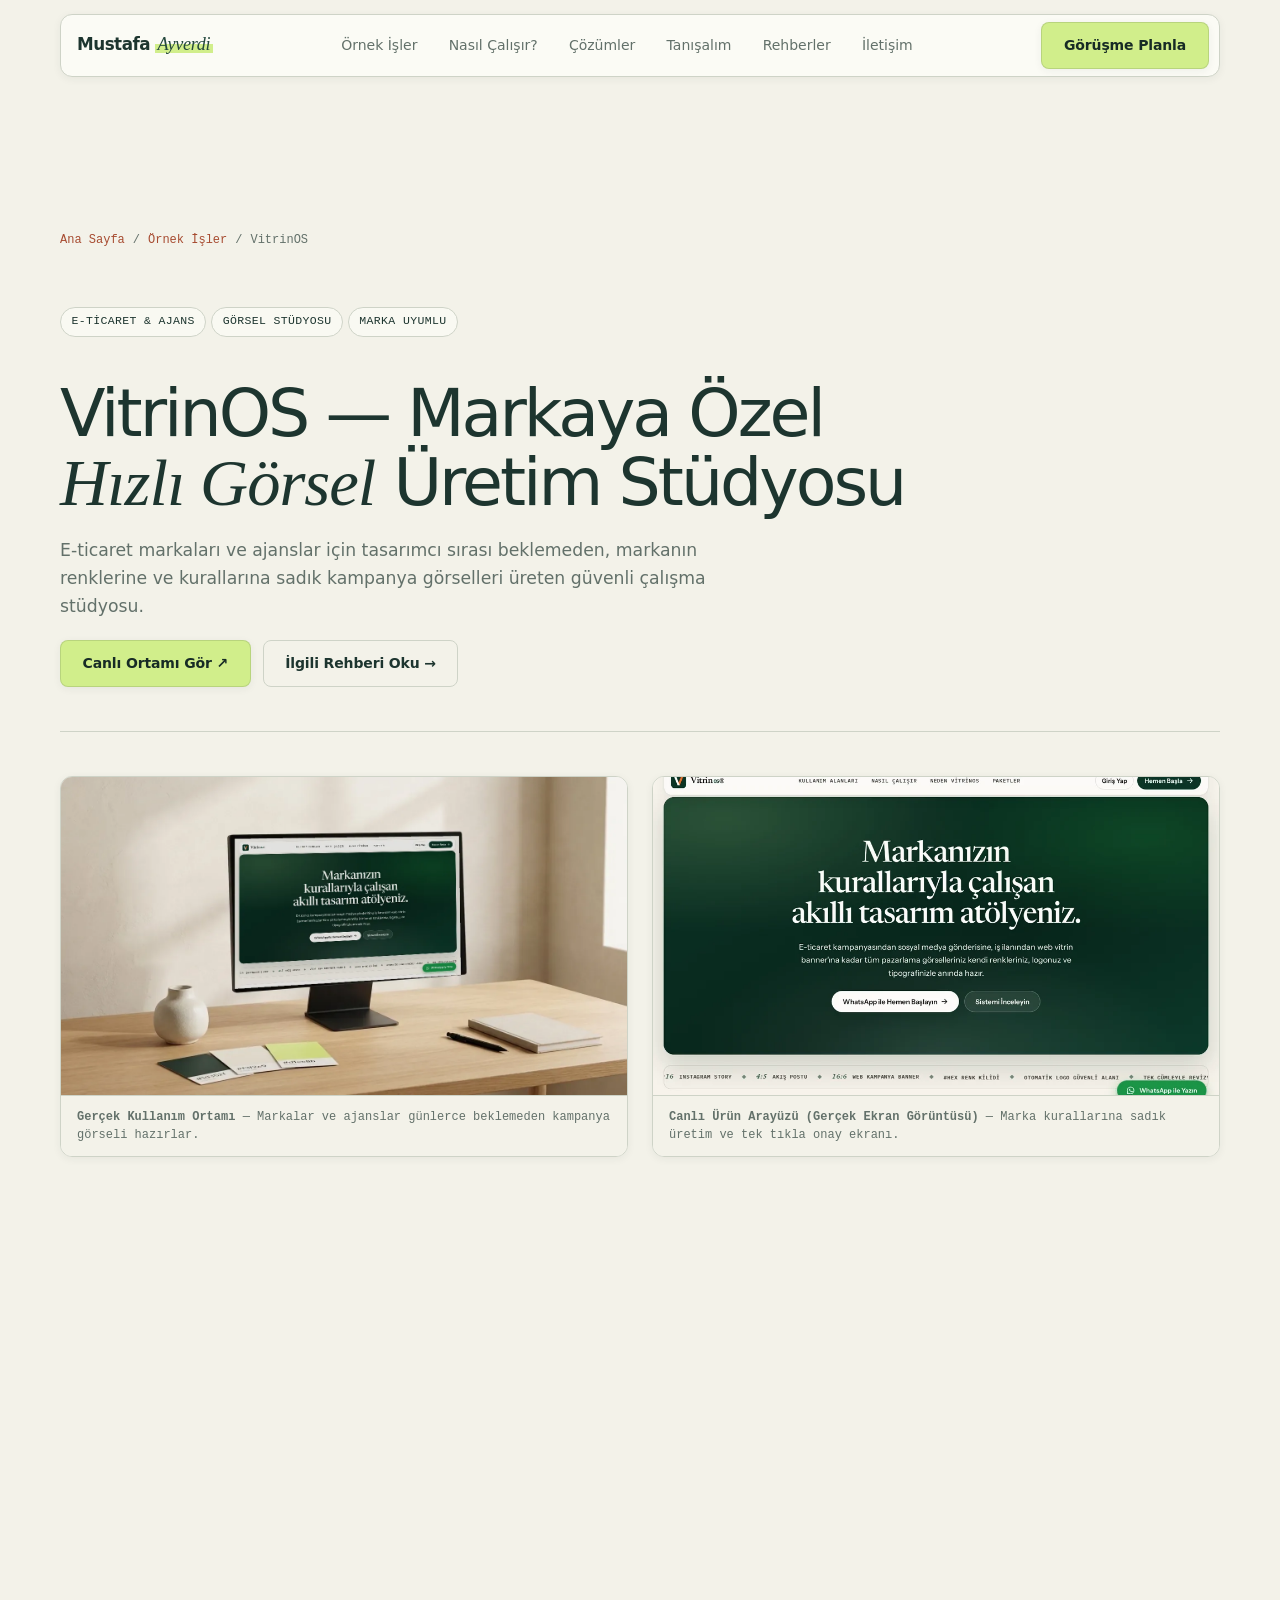
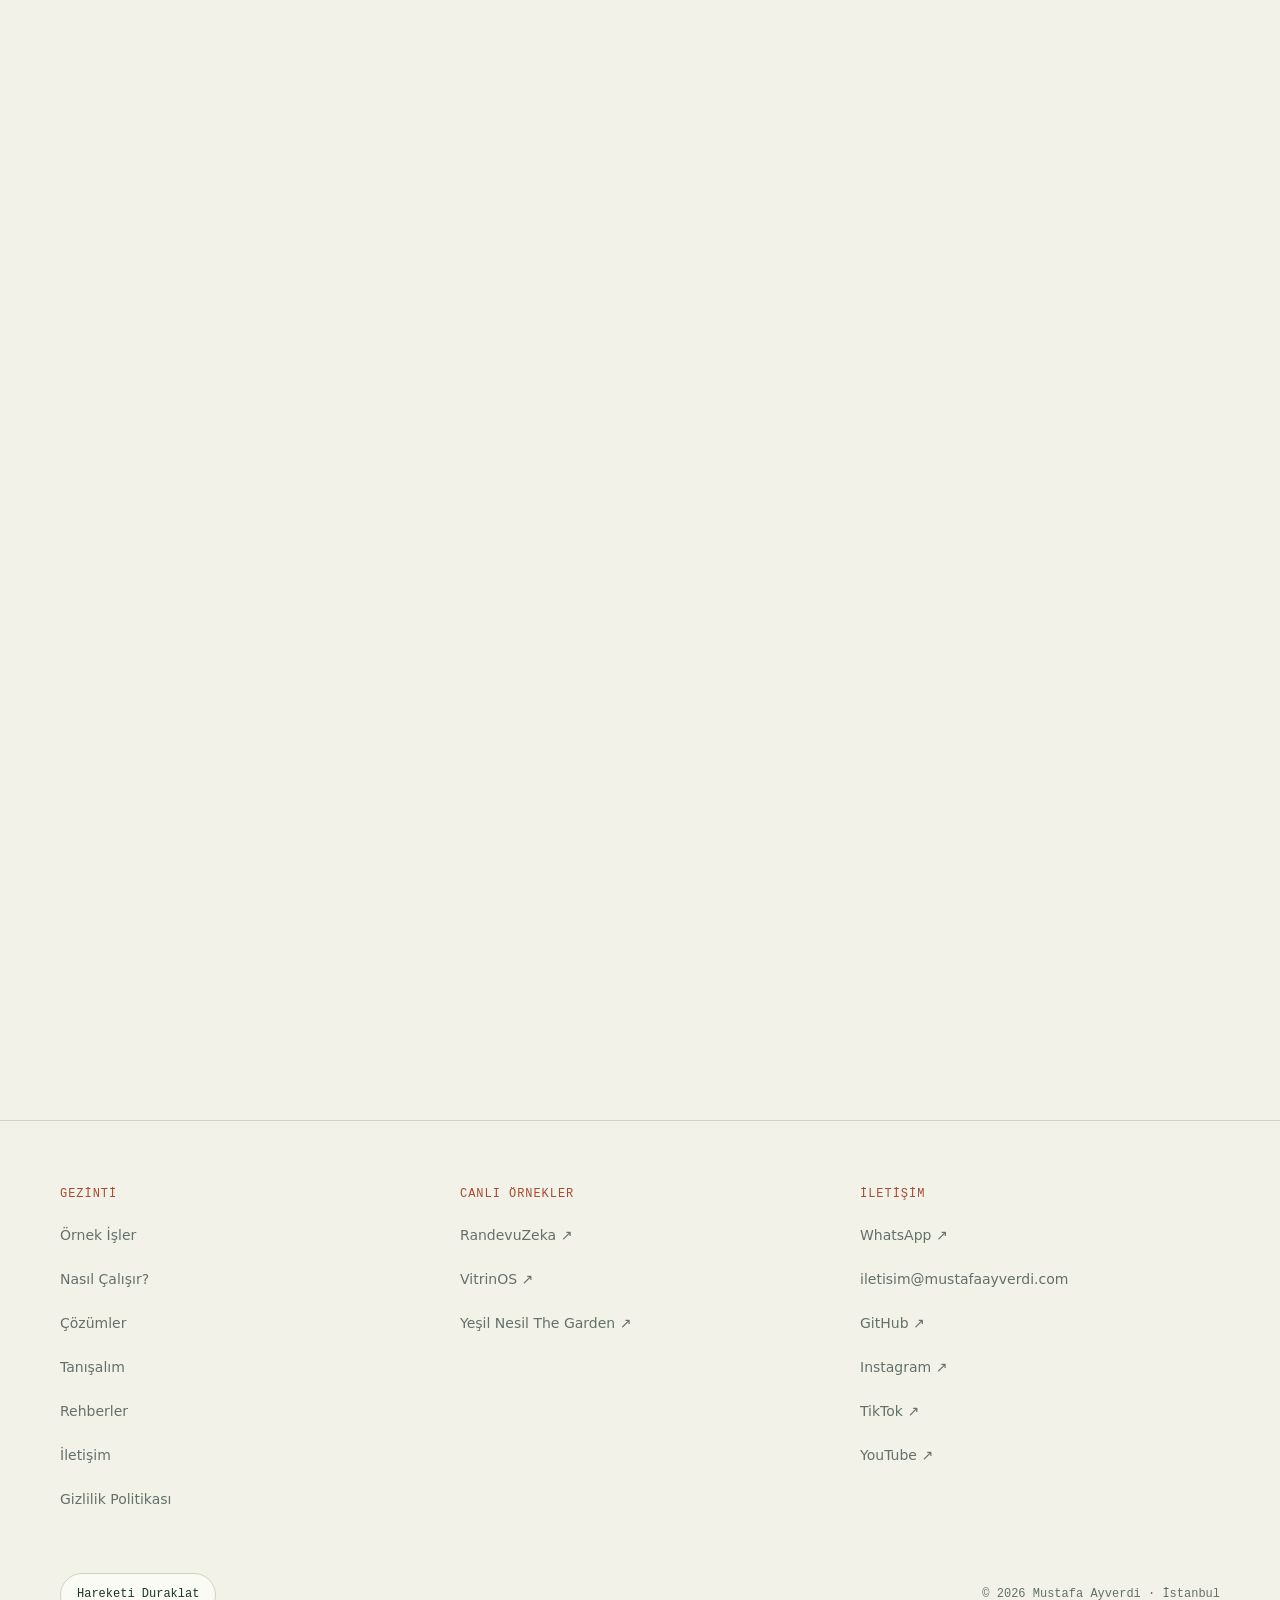
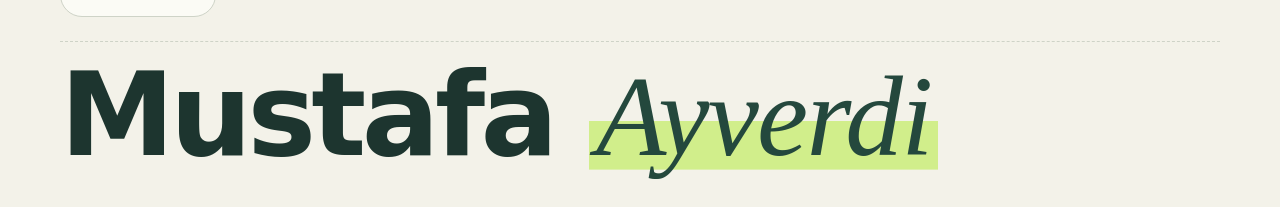
<file: projeler/vitrinos.html>
<!DOCTYPE html>
<html lang="tr">
<head>
  <meta charset="UTF-8">
  <meta name="viewport" content="width=device-width, initial-scale=1.0">
  <meta http-equiv="Content-Security-Policy" content="default-src 'self'; script-src 'self'; style-src 'self'; img-src 'self'; font-src 'self'; connect-src 'self'; object-src 'none'; base-uri 'self'; form-action 'none'; upgrade-insecure-requests">
  <meta name="referrer" content="strict-origin-when-cross-origin">
  <title>VitrinOS — Markaya Özel Hızlı Görsel Üretim Stüdyosu | Mustafa Ayverdi</title>
  <meta name="description" content="E-ticaret markaları ve ajanslar için tasarımcı beklemeden, marka kimliğine sadık reklam ve sosyal medya görselleri üreten özel görsel stüdyosu.">
  <meta name="author" content="Mustafa Ayverdi">
  <meta name="theme-color" content="#f3f2e9">
  <link rel="canonical" href="https://mustafaayverdi.com/projeler/vitrinos">
  <link rel="icon" href="../assets/img/favicon.svg" type="image/svg+xml">

  <meta property="og:type" content="article">
  <meta property="og:locale" content="tr_TR">
  <meta property="og:title" content="VitrinOS — Markaya Özel Görsel Stüdyosu | Mustafa Ayverdi">
  <meta property="og:description" content="Renk, ton ve marka kurallarını koruyarak dakikalar içinde kampanya görselleri hazırlayan özel stüdyo.">
  <meta property="og:url" content="https://mustafaayverdi.com/projeler/vitrinos">
  <meta property="og:image" content="https://mustafaayverdi.com/assets/img/vitrinos-scene.jpg">
  <meta property="og:image:width" content="1200">
  <meta property="og:image:height" content="670">
  <meta property="og:image:alt" content="VitrinOS ile kampanya görselleri hazırlayan marka ve tasarım ekibi ortamı">

  <meta name="twitter:card" content="summary_large_image">
  <meta name="twitter:title" content="VitrinOS — Markaya Özel Görsel Stüdyosu | Mustafa Ayverdi">
  <meta name="twitter:description" content="Renk, ton ve marka kurallarını koruyarak dakikalar içinde kampanya görselleri hazırlayan özel stüdyo.">
  <meta name="twitter:image" content="https://mustafaayverdi.com/assets/img/vitrinos-scene.jpg">
  <meta name="twitter:image:alt" content="VitrinOS ile kampanya görselleri hazırlayan marka ve tasarım ekibi ortamı">

  <link rel="stylesheet" href="../css/main.css">
  <script type="module" src="../js/main.js"></script>
</head>
<body>
  <div class="reading-progress" data-reading-progress aria-hidden="true"></div>
  <a class="skip-link" href="#main-content">İçeriğe geç</a>

  <header class="site-header">
    <div class="wrap">
      <nav class="nav-card" aria-label="Ana gezinme">
        <a class="brand" href="../" aria-label="Mustafa Ayverdi ana sayfa">
          <span class="brand-name">Mustafa <em>Ayverdi</em></span>
        </a>

        <div class="nav-links">
          <a href="../#projeler">Örnek İşler</a>
          <a href="../#simulator">Nasıl Çalışır?</a>
          <a href="../#cozumler">Çözümler</a>
          <a href="../#tanisalim">Tanışalım</a>
          <a href="../notlar/">Rehberler</a>
          <a href="../iletisim">İletişim</a>
        </div>

        <div class="nav-actions">
          <a class="btn btn-lime nav-cta" href="../#iletisim">Görüşme Planla</a>
          <button type="button" class="nav-toggle" data-nav-toggle aria-expanded="false" aria-controls="mobile-nav" aria-label="Menüyü aç">
            <svg width="22" height="22" viewBox="0 0 24 24" fill="none" stroke="currentColor" stroke-width="1.5" stroke-linecap="round" aria-hidden="true">
              <line x1="4" y1="7" x2="20" y2="7"></line>
              <line x1="4" y1="12" x2="20" y2="12"></line>
              <line x1="4" y1="17" x2="20" y2="17"></line>
            </svg>
          </button>
        </div>
      </nav>
    </div>

    <div id="mobile-nav" class="mobile-drawer" hidden>
      <div class="wrap mobile-drawer-inner">
        <a href="../#projeler">Örnek İşler</a>
        <a href="../#simulator">Nasıl Çalışır?</a>
        <a href="../#cozumler">Çözümler</a>
        <a href="../#tanisalim">Tanışalım</a>
        <a href="../notlar/">Rehberler</a>
        <a href="../iletisim">İletişim</a>
        <a class="btn btn-lime" href="../#iletisim">Görüşme Planla</a>
      </div>
    </div>
  </header>

  <main id="main-content" class="article-main">
    <article class="wrap article-shell" itemscope itemtype="https://schema.org/Article">
      <header class="article-hero">
        <nav class="breadcrumb mono" aria-label="Sayfa yolu">
          <a href="../">Ana Sayfa</a>
          <span aria-hidden="true">/</span>
          <a href="../#projeler">Örnek İşler</a>
          <span aria-hidden="true">/</span>
          <span>VitrinOS</span>
        </nav>

        <div class="case-tags">
          <span class="tag">E-TİCARET &amp; AJANS</span>
          <span class="tag">GÖRSEL STÜDYOSU</span>
          <span class="tag">MARKA UYUMLU</span>
        </div>

        <h1 itemprop="headline">VitrinOS — Markaya Özel <em>Hızlı Görsel</em> Üretim Stüdyosu</h1>
        <p class="article-lead" itemprop="description">
          E-ticaret markaları ve ajanslar için tasarımcı sırası beklemeden, markanın renklerine ve kurallarına sadık kampanya görselleri üreten güvenli çalışma stüdyosu.
        </p>

        <div class="article-actions">
          <a class="btn btn-lime" href="https://vitrinos.n8n-mustafa.me/" target="_blank" rel="noopener noreferrer">
            Canlı Ortamı Gör ↗
          </a>
          <a class="btn btn-outline" href="../notlar/vitrinos-sse-ve-migration-gate">
            İlgili Rehberi Oku →
          </a>
        </div>
      </header>

      <section class="visual-showcase-grid" data-reveal aria-label="VitrinOS görsel önizlemeleri">
        <figure class="visual-figure">
          <img
            src="../assets/img/vitrinos-scene.webp"
            alt="VitrinOS ile kampanya görselleri hazırlayan marka ve tasarım ekibi ortamı"
            width="1280"
            height="720"
            loading="lazy"
          >
          <figcaption><strong>Gerçek Kullanım Ortamı</strong> — Markalar ve ajanslar günlerce beklemeden kampanya görseli hazırlar.</figcaption>
        </figure>
        <figure class="visual-figure">
          <img
            src="../assets/img/vitrinos-real.webp"
            alt="VitrinOS canlı marka görsel üretim stüdyosu ekran görüntüsü"
            width="1280"
            height="720"
            loading="lazy"
          >
          <figcaption><strong>Canlı Ürün Arayüzü (Gerçek Ekran Görüntüsü)</strong> — Marka kurallarına sadık üretim ve tek tıkla onay ekranı.</figcaption>
        </figure>
      </section>

      <div class="article-specs" data-reveal>
        <div class="spec-item">
          <span class="mono">CANLI ADRES</span>
          <strong>vitrinos.n8n-mustafa.me</strong>
        </div>
        <div class="spec-item">
          <span class="mono">ÜRETİM HIZI</span>
          <strong>Günler Yerine Dakikalar</strong>
        </div>
        <div class="spec-item">
          <span class="mono">BOYUTLAR</span>
          <strong>Post · Story · Web Banner</strong>
        </div>
        <div class="spec-item">
          <span class="mono">MARKA KORUMASI</span>
          <strong>Renk, Dil ve Kural Kilidi</strong>
        </div>
      </div>

      <div class="article-body">
        <section data-reveal>
          <h2>Markaların Yaşadığı Sorun</h2>
          <p>
            Bir kampanya başlatmak veya yeni bir ürünü duyurmak istediğinizde en büyük zaman kaybı görsel hazırlık sürecinde yaşanır. Ajans veya tasarımcıdan görsel beklemek, revizyon turlarıyla günler kaybetmek satış fırsatlarını geciktirir.
          </p>
          <p>
            Genel yapay zekâ araçları kullanıldığında ise ortaya çıkan görseller markanızın renklerinden, tarzından ve kalitesinden kopuk, sıradan sonuçlar verir.
          </p>
        </section>

        <section data-reveal>
          <h2>VitrinOS Size Ne Kazandırır?</h2>
          <ul>
            <li><strong>Dakikalar İçinde Kampanyaya Hazır Görseller:</strong> Kısa bir ürün veya kampanya notu girersiniz; sistem sizin yerinize profesyonel çekim/tasarım yönergelerini hazırlar.</li>
            <li><strong>Marka Kimliğiniz Asla Bozulmaz:</strong> Markanızın renk paleti, tonu ve kesinlikle kullanılmaması gereken ifadeler sisteme bir kez tanımlanır.</li>
            <li><strong>Canlı Takip ve Onay Havuzu:</strong> Görselin hazırlanma aşamasını ekrandan canlı izlersiniz; beğendiğiniz görseli tek tıkla onaylayıp indirir, istemediğinizi revizyona alırsınız.</li>
            <li><strong>Tüm Mecralara Hazır Boyutlar:</strong> Instagram gönderisi, dikey hikâye ve web sitesi afiş boyutları ayrı ayrı uğraşmadan tek seferde hazırlanır.</li>
          </ul>
        </section>

        <section data-reveal>
          <h2>Güvenli Ekip ve Çoklu Marka Yönetimi</h2>
          <p>
            Birden fazla markayı yöneten ajanslar veya kalabalık pazarlama ekipleri için her markanın çalışma alanı birbirinden tamamen ayrıdır. Yetkili kişiler iki aşamalı güvenli girişle panele bağlanır ve tüm üretim geçmişi düzenli bir arşivde saklanır.
          </p>
        </section>
      </div>

      <section class="cta-card" data-reveal aria-label="VitrinOS için iletişime geç">
        <p class="mono section-fig section-fig--light">MARKANIZA ÖZEL KURULUM</p>
        <h2>Reklam görselleriniz için <em>günlerce beklemek</em> istemiyor musunuz?</h2>
        <p class="cta-lead">
          Markanızı ve aylık görsel ihtiyacınızı paylaşın, size özel stüdyoyu kuralım.
        </p>
        <div class="cta-actions">
          <a class="btn btn-lime" href="https://wa.me/905510653051" target="_blank" rel="noopener noreferrer">
            WhatsApp'tan Bilgi Al ↗
          </a>
          <a class="btn btn-outline-light" href="../#projeler">Diğer İşlere Dön</a>
        </div>
      </section>
    </article>
  </main>

  <footer class="site-footer">
    <div class="wrap">
      <div class="footer-grid">
        <div class="footer-col">
          <p class="mono footer-label">GEZİNTİ</p>
          <ul>
            <li><a href="../#projeler">Örnek İşler</a></li>
            <li><a href="../#simulator">Nasıl Çalışır?</a></li>
            <li><a href="../#cozumler">Çözümler</a></li>
            <li><a href="../#tanisalim">Tanışalım</a></li>
            <li><a href="../notlar/">Rehberler</a></li>
            <li><a href="../iletisim">İletişim</a></li>
            <li><a href="../gizlilik">Gizlilik Politikası</a></li>
          </ul>
        </div>
        <div class="footer-col">
          <p class="mono footer-label">CANLI ÖRNEKLER</p>
          <ul>
            <li><a href="https://randevu.n8n-mustafa.me/" target="_blank" rel="noopener noreferrer">RandevuZeka ↗</a></li>
            <li><a href="https://vitrinos.n8n-mustafa.me/" target="_blank" rel="noopener noreferrer">VitrinOS ↗</a></li>
            <li><a href="https://yesilnesilthegarden.com/" target="_blank" rel="noopener noreferrer">Yeşil Nesil The Garden ↗</a></li>
          </ul>
        </div>
        <div class="footer-col">
          <p class="mono footer-label">İLETİŞİM</p>
          <ul>
            <li><a href="https://wa.me/905510653051" target="_blank" rel="noopener noreferrer">WhatsApp ↗</a></li>
            <li><a href="mailto:iletisim@mustafaayverdi.com">iletisim@mustafaayverdi.com</a></li>
            <li><a href="https://github.com/locko6634-mustafa" target="_blank" rel="noopener noreferrer">GitHub ↗</a></li>
            <li><a href="https://www.instagram.com/mustafaayverdi.dev/" target="_blank" rel="me noopener noreferrer" aria-label="Instagram">Instagram ↗</a></li>
            <li><a href="https://www.tiktok.com/@mustafaayverdi.dev" target="_blank" rel="me noopener noreferrer" aria-label="TikTok">TikTok ↗</a></li>
            <li><a href="https://www.youtube.com/@mustafaayverdidev" target="_blank" rel="me noopener noreferrer" aria-label="YouTube">YouTube ↗</a></li>
          </ul>
        </div>
      </div>
      <div class="footer-meta">
        <button type="button" class="motion-toggle" data-motion-toggle aria-pressed="false">Hareketi Duraklat</button>
        <p class="mono">© 2026 Mustafa Ayverdi · İstanbul</p>
      </div>
      <p class="footer-wordmark" aria-hidden="true">Mustafa <em>Ayverdi</em></p>
    </div>
  </footer>
</body>
</html>
</file>
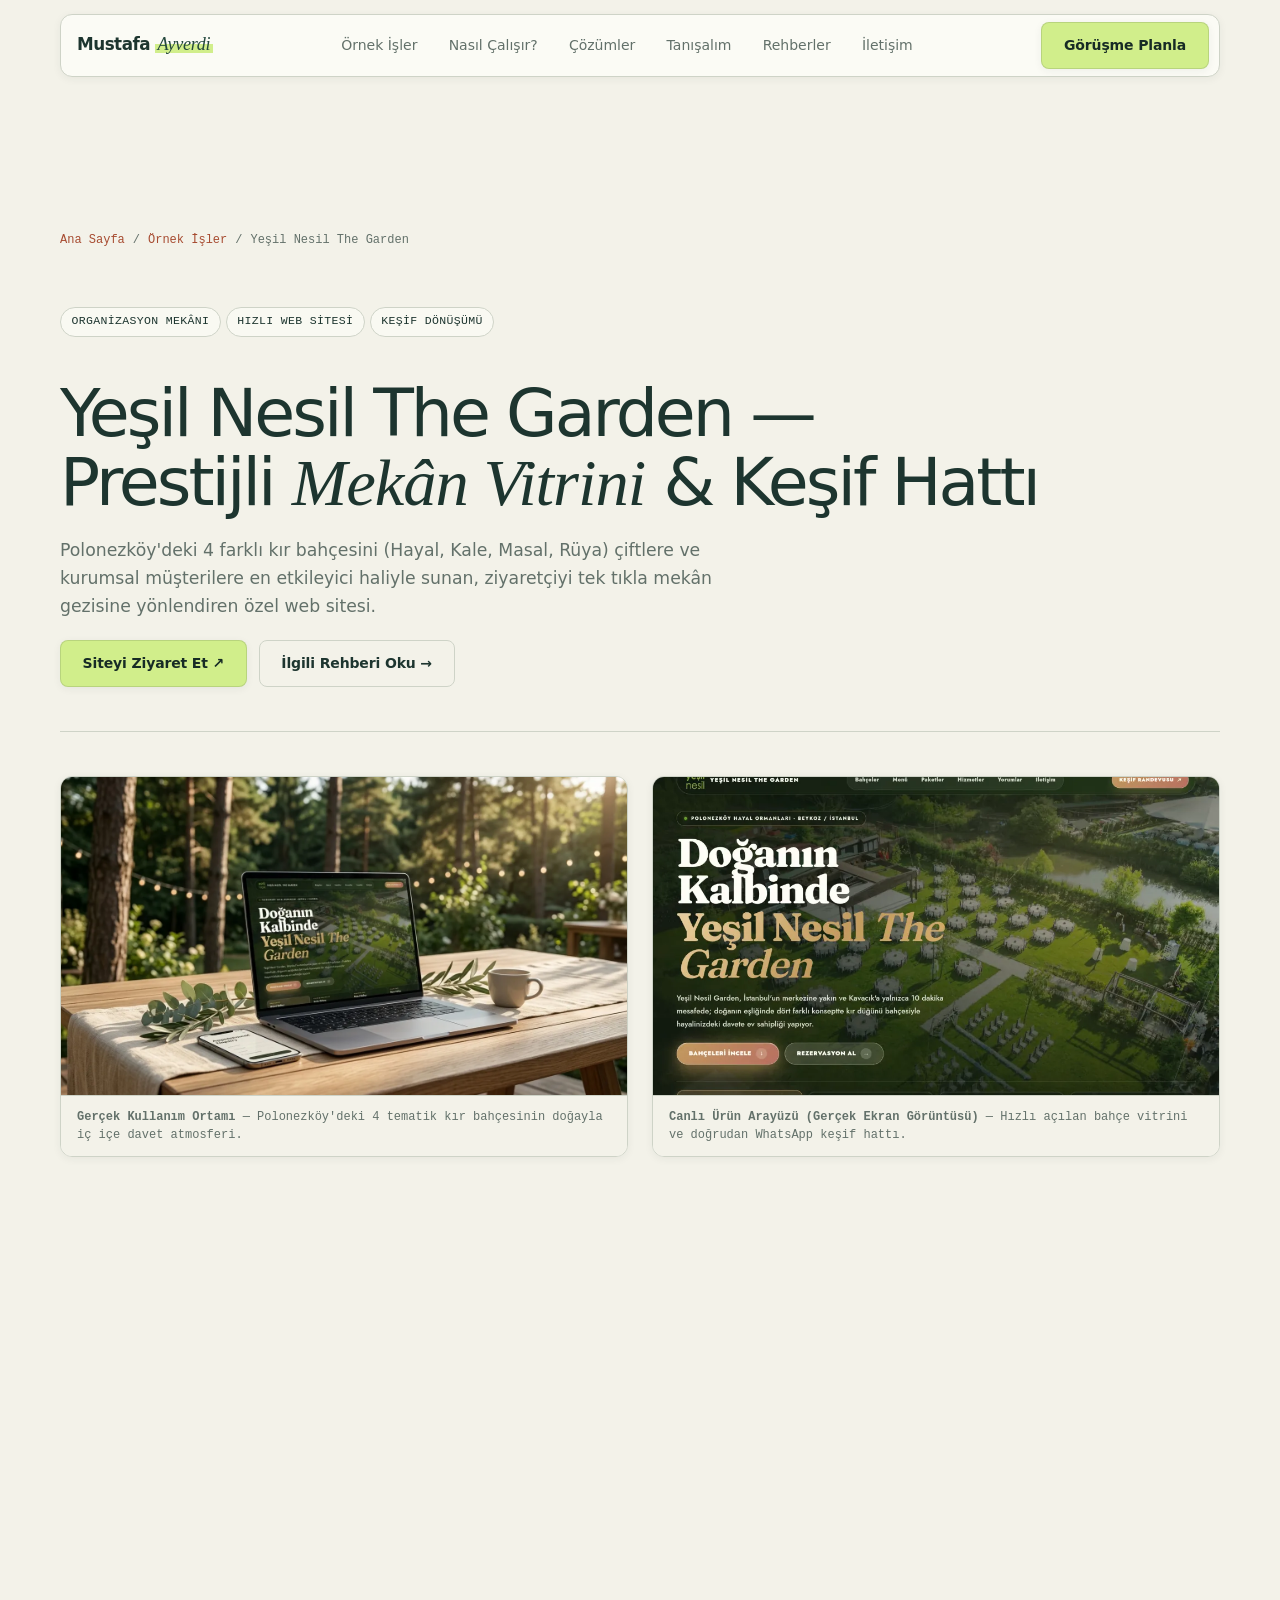
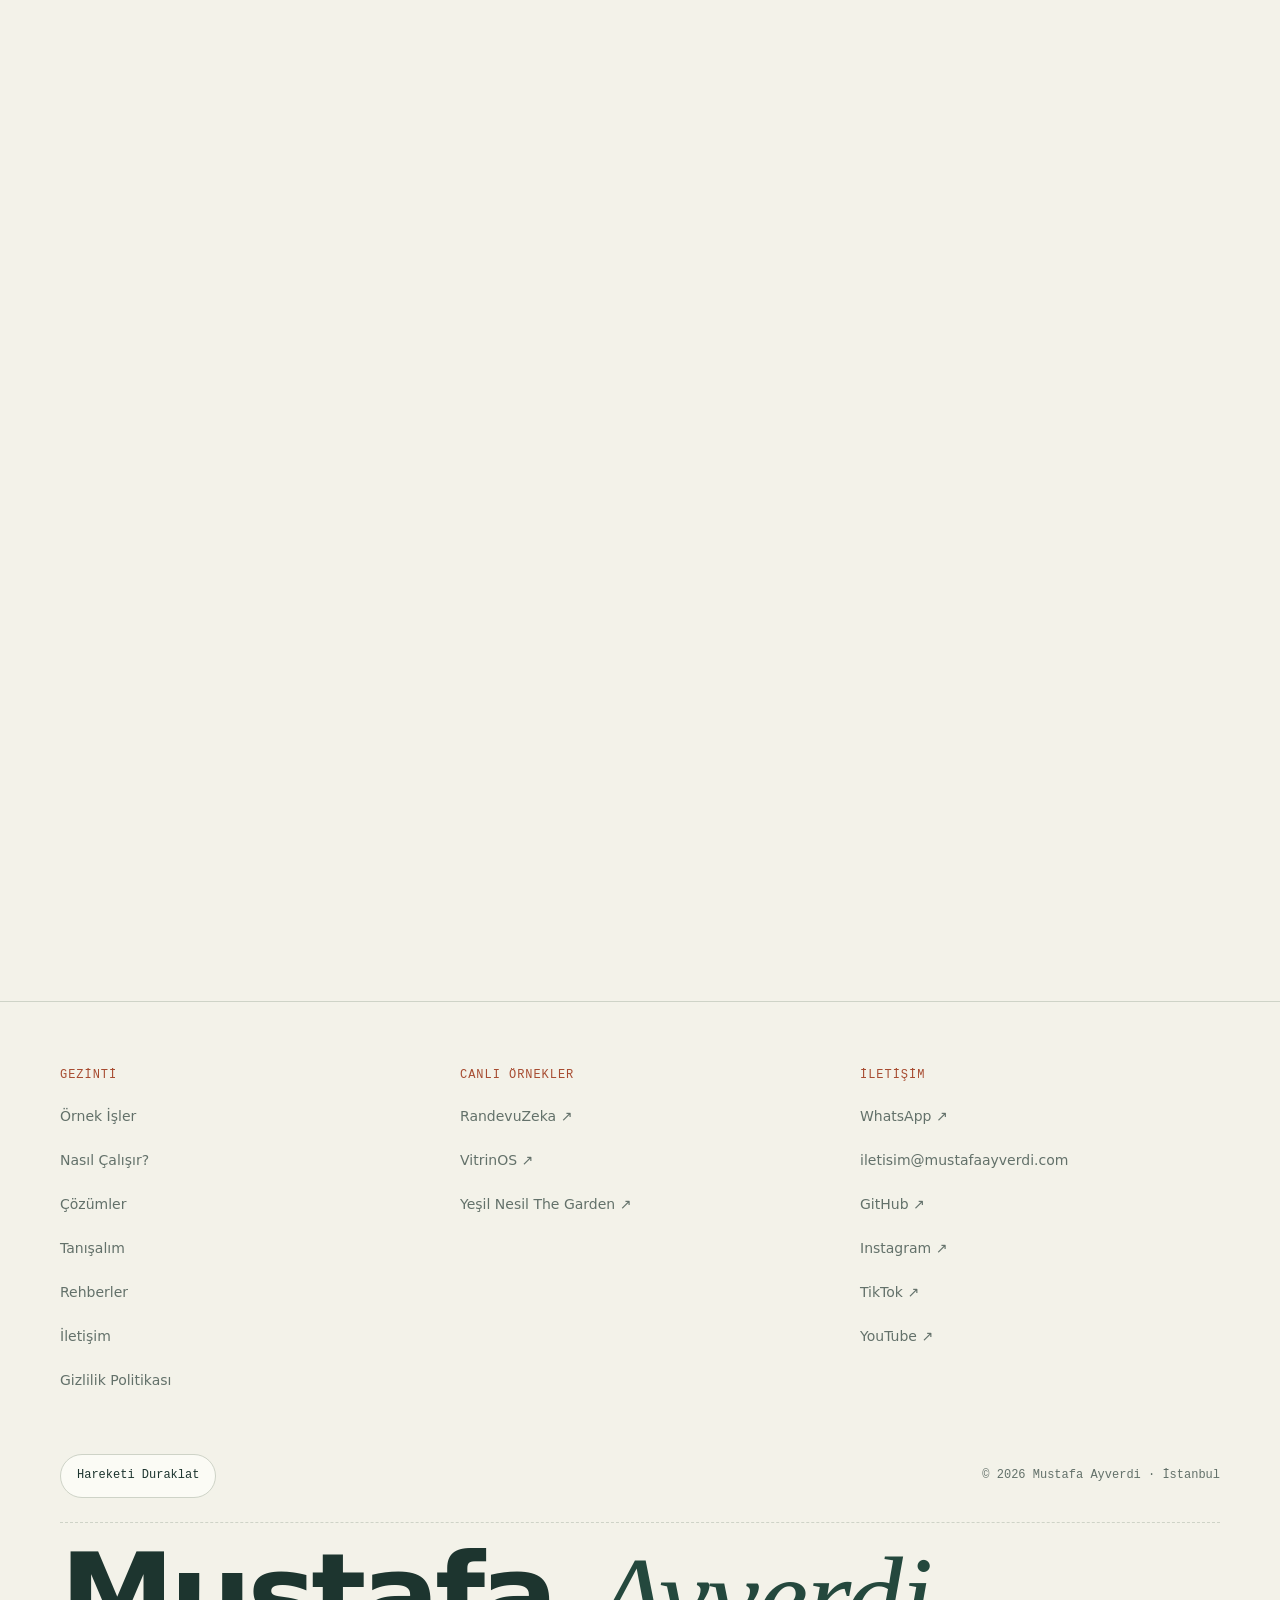
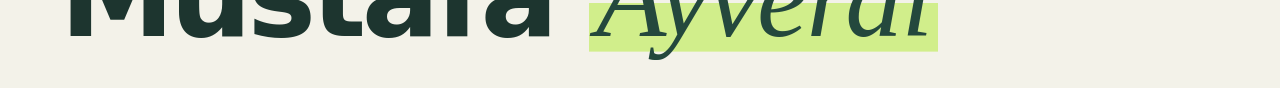
<file: projeler/yesil-nesil.html>
<!DOCTYPE html>
<html lang="tr">
<head>
  <meta charset="UTF-8">
  <meta name="viewport" content="width=device-width, initial-scale=1.0">
  <meta http-equiv="Content-Security-Policy" content="default-src 'self'; script-src 'self'; style-src 'self'; img-src 'self'; font-src 'self'; connect-src 'self'; object-src 'none'; base-uri 'self'; form-action 'none'; upgrade-insecure-requests">
  <meta name="referrer" content="strict-origin-when-cross-origin">
  <title>Yeşil Nesil The Garden — Prestijli Mekân Vitrini &amp; Keşif Hattı | Mustafa Ayverdi</title>
  <meta name="description" content="Polonezköy'deki 4 tematik kır bahçesini çiftlere etkileyici şekilde sunan, mobilde anında açılan ve doğrudan WhatsApp keşif randevusu getiren kurumsal web vitrini.">
  <meta name="author" content="Mustafa Ayverdi">
  <meta name="theme-color" content="#f3f2e9">
  <link rel="canonical" href="https://mustafaayverdi.com/projeler/yesil-nesil">
  <link rel="icon" href="../assets/img/favicon.svg" type="image/svg+xml">

  <meta property="og:type" content="article">
  <meta property="og:locale" content="tr_TR">
  <meta property="og:title" content="Yeşil Nesil The Garden — Prestijli Mekân Vitrini | Mustafa Ayverdi">
  <meta property="og:description" content="4 tematik kır bahçesi için yüksek dönüşümlü, hızlı açılan dijital vitrin ve keşif randevu hattı.">
  <meta property="og:url" content="https://mustafaayverdi.com/projeler/yesil-nesil">
  <meta property="og:image" content="https://mustafaayverdi.com/assets/img/yesilnesil-scene.jpg">
  <meta property="og:image:width" content="1200">
  <meta property="og:image:height" content="670">
  <meta property="og:image:alt" content="Polonezköy Yeşil Nesil The Garden kır düğünü ve davet bahçesi atmosferi">

  <meta name="twitter:card" content="summary_large_image">
  <meta name="twitter:title" content="Yeşil Nesil The Garden — Prestijli Mekân Vitrini | Mustafa Ayverdi">
  <meta name="twitter:description" content="4 tematik kır bahçesi için yüksek dönüşümlü, hızlı açılan dijital vitrin ve keşif randevu hattı.">
  <meta name="twitter:image" content="https://mustafaayverdi.com/assets/img/yesilnesil-scene.jpg">
  <meta name="twitter:image:alt" content="Polonezköy Yeşil Nesil The Garden kır düğünü ve davet bahçesi atmosferi">

  <link rel="stylesheet" href="../css/main.css">
  <script type="module" src="../js/main.js"></script>
</head>
<body>
  <div class="reading-progress" data-reading-progress aria-hidden="true"></div>
  <a class="skip-link" href="#main-content">İçeriğe geç</a>

  <header class="site-header">
    <div class="wrap">
      <nav class="nav-card" aria-label="Ana gezinme">
        <a class="brand" href="../" aria-label="Mustafa Ayverdi ana sayfa">
          <span class="brand-name">Mustafa <em>Ayverdi</em></span>
        </a>

        <div class="nav-links">
          <a href="../#projeler">Örnek İşler</a>
          <a href="../#simulator">Nasıl Çalışır?</a>
          <a href="../#cozumler">Çözümler</a>
          <a href="../#tanisalim">Tanışalım</a>
          <a href="../notlar/">Rehberler</a>
          <a href="../iletisim">İletişim</a>
        </div>

        <div class="nav-actions">
          <a class="btn btn-lime nav-cta" href="../#iletisim">Görüşme Planla</a>
          <button type="button" class="nav-toggle" data-nav-toggle aria-expanded="false" aria-controls="mobile-nav" aria-label="Menüyü aç">
            <svg width="22" height="22" viewBox="0 0 24 24" fill="none" stroke="currentColor" stroke-width="1.5" stroke-linecap="round" aria-hidden="true">
              <line x1="4" y1="7" x2="20" y2="7"></line>
              <line x1="4" y1="12" x2="20" y2="12"></line>
              <line x1="4" y1="17" x2="20" y2="17"></line>
            </svg>
          </button>
        </div>
      </nav>
    </div>

    <div id="mobile-nav" class="mobile-drawer" hidden>
      <div class="wrap mobile-drawer-inner">
        <a href="../#projeler">Örnek İşler</a>
        <a href="../#simulator">Nasıl Çalışır?</a>
        <a href="../#cozumler">Çözümler</a>
        <a href="../#tanisalim">Tanışalım</a>
        <a href="../notlar/">Rehberler</a>
        <a href="../iletisim">İletişim</a>
        <a class="btn btn-lime" href="../#iletisim">Görüşme Planla</a>
      </div>
    </div>
  </header>

  <main id="main-content" class="article-main">
    <article class="wrap article-shell" itemscope itemtype="https://schema.org/Article">
      <header class="article-hero">
        <nav class="breadcrumb mono" aria-label="Sayfa yolu">
          <a href="../">Ana Sayfa</a>
          <span aria-hidden="true">/</span>
          <a href="../#projeler">Örnek İşler</a>
          <span aria-hidden="true">/</span>
          <span>Yeşil Nesil The Garden</span>
        </nav>

        <div class="case-tags">
          <span class="tag">ORGANİZASYON MEKÂNI</span>
          <span class="tag">HIZLI WEB SİTESİ</span>
          <span class="tag">KEŞİF DÖNÜŞÜMÜ</span>
        </div>

        <h1 itemprop="headline">Yeşil Nesil The Garden — Prestijli <em>Mekân Vitrini</em> &amp; Keşif Hattı</h1>
        <p class="article-lead" itemprop="description">
          Polonezköy'deki 4 farklı kır bahçesini (Hayal, Kale, Masal, Rüya) çiftlere ve kurumsal müşterilere en etkileyici haliyle sunan, ziyaretçiyi tek tıkla mekân gezisine yönlendiren özel web sitesi.
        </p>

        <div class="article-actions">
          <a class="btn btn-lime" href="https://yesilnesilthegarden.com/" target="_blank" rel="noopener noreferrer">
            Siteyi Ziyaret Et ↗
          </a>
          <a class="btn btn-outline" href="../notlar/sifir-bagimlilik-csp-seo">
            İlgili Rehberi Oku →
          </a>
        </div>
      </header>

      <section class="visual-showcase-grid" data-reveal aria-label="Yeşil Nesil The Garden görsel önizlemeleri">
        <figure class="visual-figure">
          <img
            src="../assets/img/yesilnesil-scene.webp"
            alt="Polonezköy Yeşil Nesil The Garden kır düğünü ve davet bahçesi atmosferi"
            width="1280"
            height="720"
            loading="lazy"
          >
          <figcaption><strong>Gerçek Kullanım Ortamı</strong> — Polonezköy'deki 4 tematik kır bahçesinin doğayla iç içe davet atmosferi.</figcaption>
        </figure>
        <figure class="visual-figure">
          <img
            src="../assets/img/yesilnesil-real.webp"
            alt="Yeşil Nesil The Garden canlı web sitesi ekran görüntüsü"
            width="1280"
            height="720"
            loading="lazy"
          >
          <figcaption><strong>Canlı Ürün Arayüzü (Gerçek Ekran Görüntüsü)</strong> — Hızlı açılan bahçe vitrini ve doğrudan WhatsApp keşif hattı.</figcaption>
        </figure>
      </section>

      <div class="article-specs" data-reveal>
        <div class="spec-item">
          <span class="mono">CANLI ADRES</span>
          <strong>yesilnesilthegarden.com</strong>
        </div>
        <div class="spec-item">
          <span class="mono">AÇILIŞ HIZI</span>
          <strong>Mobilde Anında Yüklenir</strong>
        </div>
        <div class="spec-item">
          <span class="mono">MEKÂN SUNUMU</span>
          <strong>4 Tematik Bahçe &amp; Paketler</strong>
        </div>
        <div class="spec-item">
          <span class="mono">DÖNÜŞÜM</span>
          <strong>Tek Tıkla WhatsApp Keşif</strong>
        </div>
      </div>

      <div class="article-body">
        <section data-reveal>
          <h2>Mekân Sahiplerinin Yaşadığı Sorun</h2>
          <p>
            Düğün, nişan ve davet mekânlarını araştıran çiftlerin neredeyse tamamı aramalarını telefondan yapar. Yavaş açılan, fotoğrafları geç yüklenen veya uzun iletişim formları doldurtan siteler ziyaretçiyi birkaç saniye içinde kaçırır.
          </p>
          <p>
            Ayrıca birden fazla bahçe veya salonu olan mekânlarda, ziyaretçinin hangi alanın kendi davetli sayısına ve tarzına uygun olduğunu anlaması çoğu zaman zor olur.
          </p>
        </section>

        <section data-reveal>
          <h2>Bu Web Vitrini İşletmeye Ne Kazandırdı?</h2>
          <ul>
            <li><strong>4 Bahçeyi Net Sunum:</strong> Hayal, Kale, Masal ve Rüya bahçelerinin kapasiteleri, atmosferi ve farkları ziyaretçinin kafasını karıştırmadan sunulur.</li>
            <li><strong>Form Doldurma Zahmeti Yok:</strong> Çiftler beğendikleri bahçeyi ve tarih aralığını seçtiğinde, mesajları WhatsApp'ta otomatik olarak hazır hale gelir; tek dokunuşla mekân ekibine ulaşırlar.</li>
            <li><strong>Paket Karşılaştırması:</strong> Fotoğrafçılık ve organizasyon paketleri yan yana net biçimde görülür; ilk görüşmeye zaten kararını vermiş müşteriler gelir.</li>
            <li><strong>Google Aramalarında Güçlü Görünürlük:</strong> Bölgedeki kır düğünü ve davet aramalarında işletmenin doğru ve güven veren şekilde öne çıkması sağlanır.</li>
          </ul>
        </section>
      </div>

      <section class="cta-card" data-reveal aria-label="Web sitesi için iletişime geç">
        <p class="mono section-fig section-fig--light">İŞLETMENİZ İÇİN YENİ VİTRİN</p>
        <h2>Ziyaretçileri doğrudan <em>müşteriye çeviren</em> hızlı bir web sitesi ister misiniz?</h2>
        <p class="cta-lead">
          Mekânınızı veya markanızı anlatın; size yakışan, hızlı ve iş getiren sitenizi kuralım.
        </p>
        <div class="cta-actions">
          <a class="btn btn-lime" href="https://wa.me/905510653051" target="_blank" rel="noopener noreferrer">
            WhatsApp'tan Bilgi Al ↗
          </a>
          <a class="btn btn-outline-light" href="../#projeler">Diğer İşlere Dön</a>
        </div>
      </section>
    </article>
  </main>

  <footer class="site-footer">
    <div class="wrap">
      <div class="footer-grid">
        <div class="footer-col">
          <p class="mono footer-label">GEZİNTİ</p>
          <ul>
            <li><a href="../#projeler">Örnek İşler</a></li>
            <li><a href="../#simulator">Nasıl Çalışır?</a></li>
            <li><a href="../#cozumler">Çözümler</a></li>
            <li><a href="../#tanisalim">Tanışalım</a></li>
            <li><a href="../notlar/">Rehberler</a></li>
            <li><a href="../iletisim">İletişim</a></li>
            <li><a href="../gizlilik">Gizlilik Politikası</a></li>
          </ul>
        </div>
        <div class="footer-col">
          <p class="mono footer-label">CANLI ÖRNEKLER</p>
          <ul>
            <li><a href="https://randevu.n8n-mustafa.me/" target="_blank" rel="noopener noreferrer">RandevuZeka ↗</a></li>
            <li><a href="https://vitrinos.n8n-mustafa.me/" target="_blank" rel="noopener noreferrer">VitrinOS ↗</a></li>
            <li><a href="https://yesilnesilthegarden.com/" target="_blank" rel="noopener noreferrer">Yeşil Nesil The Garden ↗</a></li>
          </ul>
        </div>
        <div class="footer-col">
          <p class="mono footer-label">İLETİŞİM</p>
          <ul>
            <li><a href="https://wa.me/905510653051" target="_blank" rel="noopener noreferrer">WhatsApp ↗</a></li>
            <li><a href="mailto:iletisim@mustafaayverdi.com">iletisim@mustafaayverdi.com</a></li>
            <li><a href="https://github.com/locko6634-mustafa" target="_blank" rel="noopener noreferrer">GitHub ↗</a></li>
            <li><a href="https://www.instagram.com/mustafaayverdi.dev/" target="_blank" rel="me noopener noreferrer" aria-label="Instagram">Instagram ↗</a></li>
            <li><a href="https://www.tiktok.com/@mustafaayverdi.dev" target="_blank" rel="me noopener noreferrer" aria-label="TikTok">TikTok ↗</a></li>
            <li><a href="https://www.youtube.com/@mustafaayverdidev" target="_blank" rel="me noopener noreferrer" aria-label="YouTube">YouTube ↗</a></li>
          </ul>
        </div>
      </div>
      <div class="footer-meta">
        <button type="button" class="motion-toggle" data-motion-toggle aria-pressed="false">Hareketi Duraklat</button>
        <p class="mono">© 2026 Mustafa Ayverdi · İstanbul</p>
      </div>
      <p class="footer-wordmark" aria-hidden="true">Mustafa <em>Ayverdi</em></p>
    </div>
  </footer>
</body>
</html>
</file>
<file: css/main.css>
@layer tokens, reset, base, components, sections, motion, utilities;

@import url("./tokens.css");
@import url("./base.css");
@import url("./components.css");
@import url("./sections.css");
@import url("./motion.css");
</file>
<file: css/kart.css>
/* /kart — kartvizit QR sayfası (onaylı maket düzeni). Katman sırası main.css'te tanımlı; burada yalnız "sections" katmanına ekleme yapılır. */
@layer sections {
  .kart-page {
    min-height: 100vh;
    min-height: 100dvh;
  }

  .kart {
    width: 100%;
    max-width: 480px;
    margin-inline: auto;
    padding: 2.25rem 1.25rem 0;
    display: grid;
    gap: 0.875rem;
  }

  /* Üst: ortalı editoryal yazı logosu (h1) + italik tanıtım cümlesi */
  .kart-head {
    display: grid;
    justify-items: center;
    text-align: center;
    padding-bottom: 0.75rem;
  }

  .kart-logo {
    font-family: var(--font-sans);
    font-size: clamp(2.2rem, 11.5vw, 3.1rem);
    font-weight: 800;
    line-height: 1.05;
    letter-spacing: -0.04em;
    color: var(--ink);
    padding-inline: 0.15rem;
  }

  .kart-logo em {
    font-family: var(--font-serif);
    font-style: italic;
    font-weight: 400;
    letter-spacing: -0.015em;
    color: var(--forest);
    padding: 0 0.08em;
    background-image: linear-gradient(var(--lime), var(--lime));
    background-repeat: no-repeat;
    background-size: 100% 40%;
    background-position: 0 88%;
  }

  .kart-tagline {
    margin-top: 0.75rem;
    max-width: 18em;
    font-family: var(--font-serif);
    font-style: italic;
    font-size: 1.125rem;
    line-height: 1.4;
    color: var(--forest);
  }

  /* Butonlar: hap biçimi, ikon + metin, dokunma hedefi >= 44px */
  .kart-actions {
    display: grid;
    gap: 0.625rem;
  }

  .kart-btn {
    display: flex;
    align-items: center;
    justify-content: center;
    gap: 0.375rem;
    min-height: 44px;
    padding: 0.5rem 0.625rem;
    border-radius: var(--radius-pill);
    border: 1px solid transparent;
    font-family: var(--font-sans);
    font-size: 0.9375rem;
    font-weight: 500;
    line-height: 1.2;
    text-align: center;
    transition: background-color var(--dur-fast) var(--ease), border-color var(--dur-fast) var(--ease);
  }

  .kart-btn span {
    white-space: nowrap;
  }

  .kart-icon {
    width: 1.15em;
    height: 1.15em;
    flex-shrink: 0;
  }

  .kart-actions .kart-btn {
    min-height: 48px;
    font-size: 1.0625rem;
  }

  .kart-actions .kart-btn--solid {
    min-height: 50px;
  }

  .kart-btn--solid {
    background-color: var(--forest);
    color: var(--white);
  }

  .kart-btn--solid:hover {
    background-color: var(--forest-deep);
  }

  .kart-btn--outline {
    background-color: transparent;
    color: var(--ink);
    border: 1.5px solid var(--ink);
  }

  .kart-feature .kart-btn--outline {
    border: 1px solid var(--line);
  }

  .kart-btn--outline:hover {
    background-color: var(--white);
    border-color: var(--ink);
  }

  .kart-btn--lime {
    background-color: var(--lime);
    color: var(--lime-ink);
  }

  .kart-btn--lime:hover {
    background-color: var(--sage-surface);
  }

  /* Ürün kartları: aynı yapı; RandevuZeka kalın, VitrinOS ince çerçeve */
  .kart-feature {
    display: grid;
    gap: 0.75rem;
    padding: 1rem;
    border-radius: var(--radius-lg);
    background-color: var(--white);
  }

  .kart-feature--primary {
    border: 2px solid var(--forest);
  }

  .kart-feature--secondary {
    border: 1px solid var(--line);
  }

  .kart-feature-head {
    display: flex;
    flex-wrap: wrap;
    align-items: center;
    justify-content: space-between;
    gap: 0.5rem;
  }

  .kart-card-title {
    font-family: var(--font-sans);
    font-size: 1.125rem;
    font-weight: 500;
    line-height: 1.25;
    letter-spacing: -0.02em;
    color: var(--ink);
  }

  .kart-badge {
    display: inline-flex;
    align-items: center;
    padding: 0.2rem 0.65rem;
    border-radius: var(--radius-pill);
    background-color: var(--lime);
    color: var(--lime-ink);
    font-size: 0.8125rem;
    font-weight: 500;
  }

  /* Orijinal site ekran görüntüleri: kırpma yok, tam görünüm */
  .kart-shot {
    width: 100%;
    height: auto;
    border-radius: var(--radius-md);
    border: 1px solid var(--line);
  }

  .kart-feature-text {
    color: var(--ink);
    font-size: 0.9375rem;
    line-height: 1.5;
  }

  .kart-feature-actions {
    display: grid;
    grid-template-columns: 1fr 1fr;
    gap: 0.625rem;
  }

  /* Yeşil Nesil: gri-mavi zemin; canlı siteye ve proje sayfasına iki buton */
  .kart-ref {
    display: grid;
    justify-items: start;
    gap: 0.35rem;
    padding: 1rem 1rem 1.1rem;
    border-radius: var(--radius-lg);
    background-color: var(--slate-surface);
    color: var(--ink);
  }

  .kart-ref .kart-shot {
    margin-top: 0.5rem;
  }

  /* Slate zeminde çerçeveli buton: beyaz dolgu + koyu yeşil kenar (kenar/zemin 8,0:1) */
  .kart-ref .kart-btn--outline {
    background-color: var(--white);
    border: 1px solid var(--forest);
  }

  .kart-ref .kart-feature-actions {
    justify-self: stretch;
    margin-top: 0.5rem;
  }

  .kart-ref-label {
    display: inline-flex;
    padding: 0.2rem 0.6rem;
    border-radius: var(--radius-pill);
    background-color: var(--white);
    font-size: 0.75rem;
    font-weight: 500;
    color: var(--ink);
  }

  /* --forest / --slate-surface = 8,0:1 (--muted 4,04:1 kalıyordu) */
  .kart-ref-meta {
    font-size: 0.8125rem;
    color: var(--forest);
  }

  /* Alt liste: üst çizgiyle ayrılmış satırlar */
  .kart-list {
    list-style: none;
    padding: 0;
    margin-top: 0.25rem;
  }

  .kart-list li {
    border-top: 1px solid var(--line);
  }

  .kart-list a {
    display: flex;
    align-items: center;
    min-height: 46px;
    padding-inline: 1rem;
    font-size: 0.9375rem;
    color: var(--ink);
    overflow-wrap: anywhere;
  }

  .kart-list a:hover {
    color: var(--forest);
    text-decoration: underline;
    text-underline-offset: 0.25em;
  }

  .kart-foot {
    display: flex;
    justify-content: center;
    padding-bottom: 1.25rem;
  }

  .kart-foot a {
    display: inline-flex;
    align-items: center;
    min-height: 44px;
    font-family: var(--font-mono);
    font-size: 0.75rem;
    color: var(--muted);
  }

  /* İki buton yan yana 370px altında sığmaz; alt alta dizilir */
  @media (max-width: 369px) {
    .kart-feature-actions {
      grid-template-columns: 1fr;
    }
  }
}
</file>
